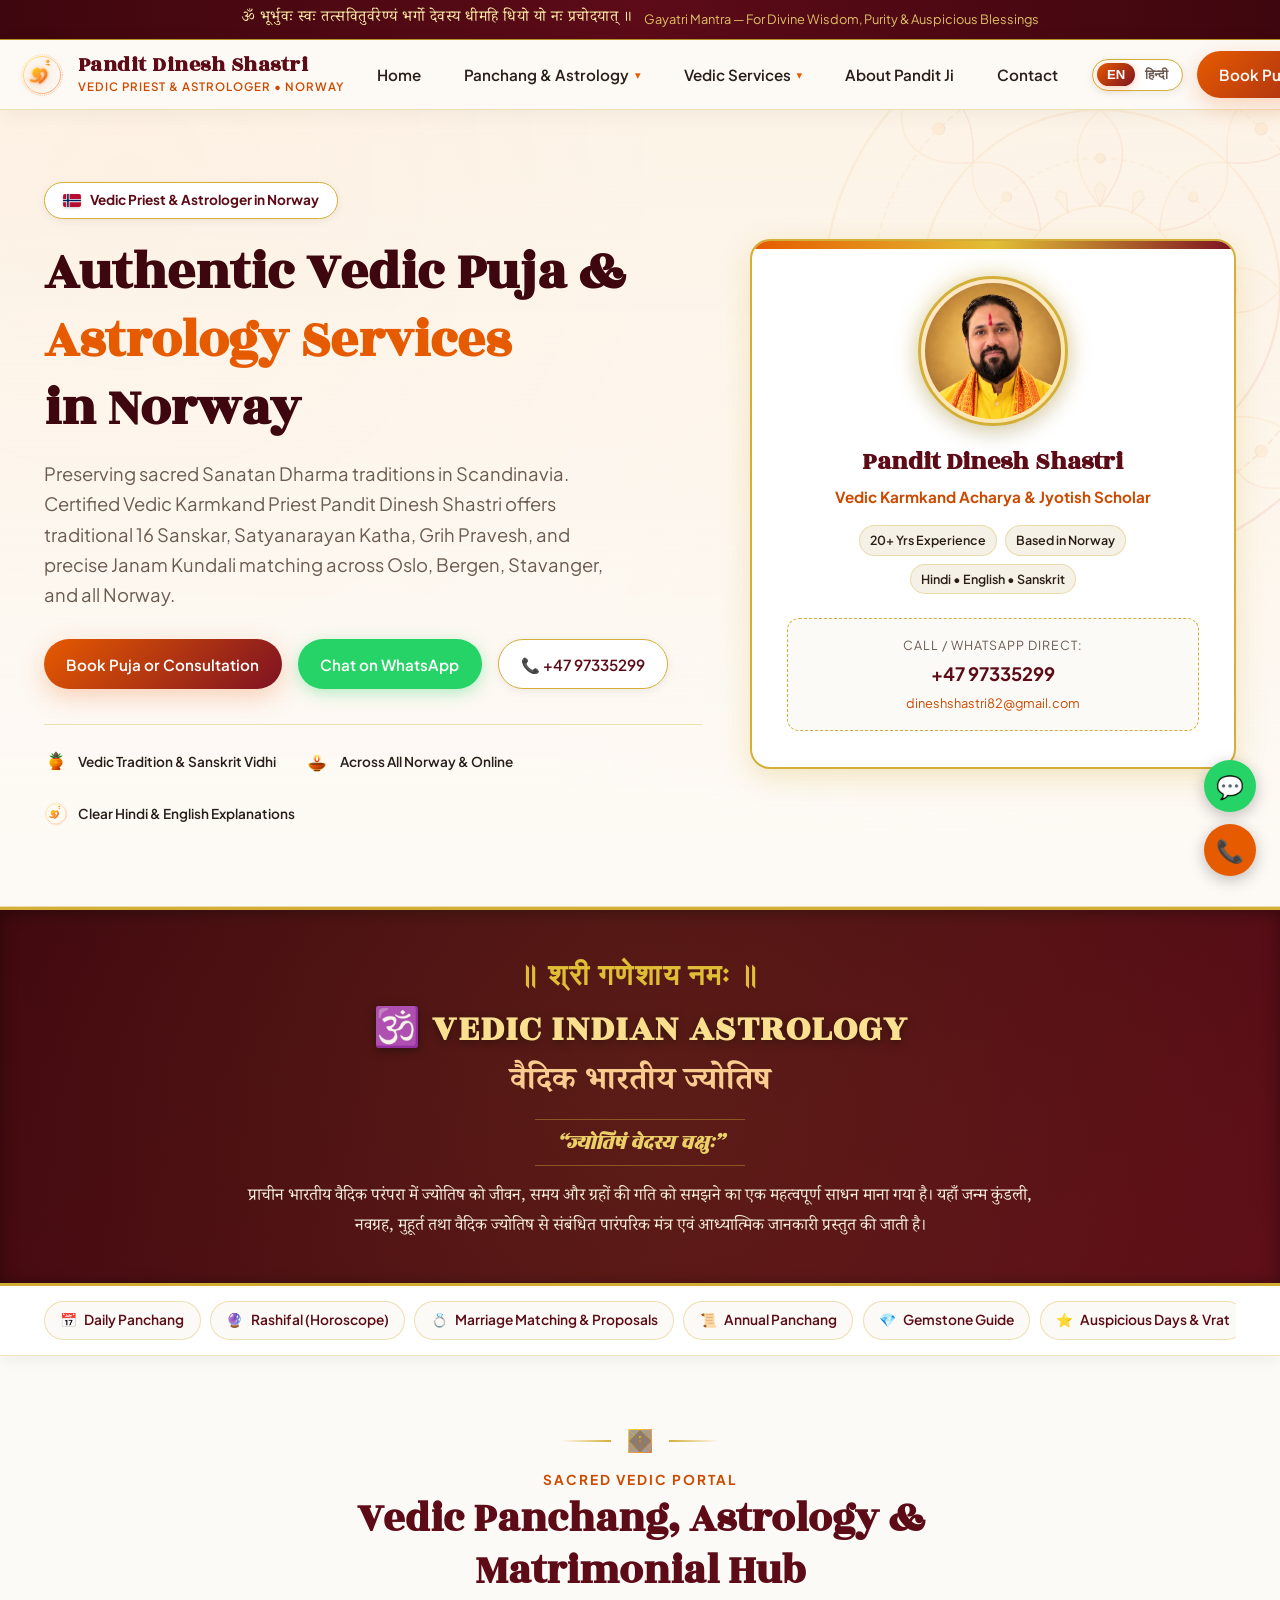
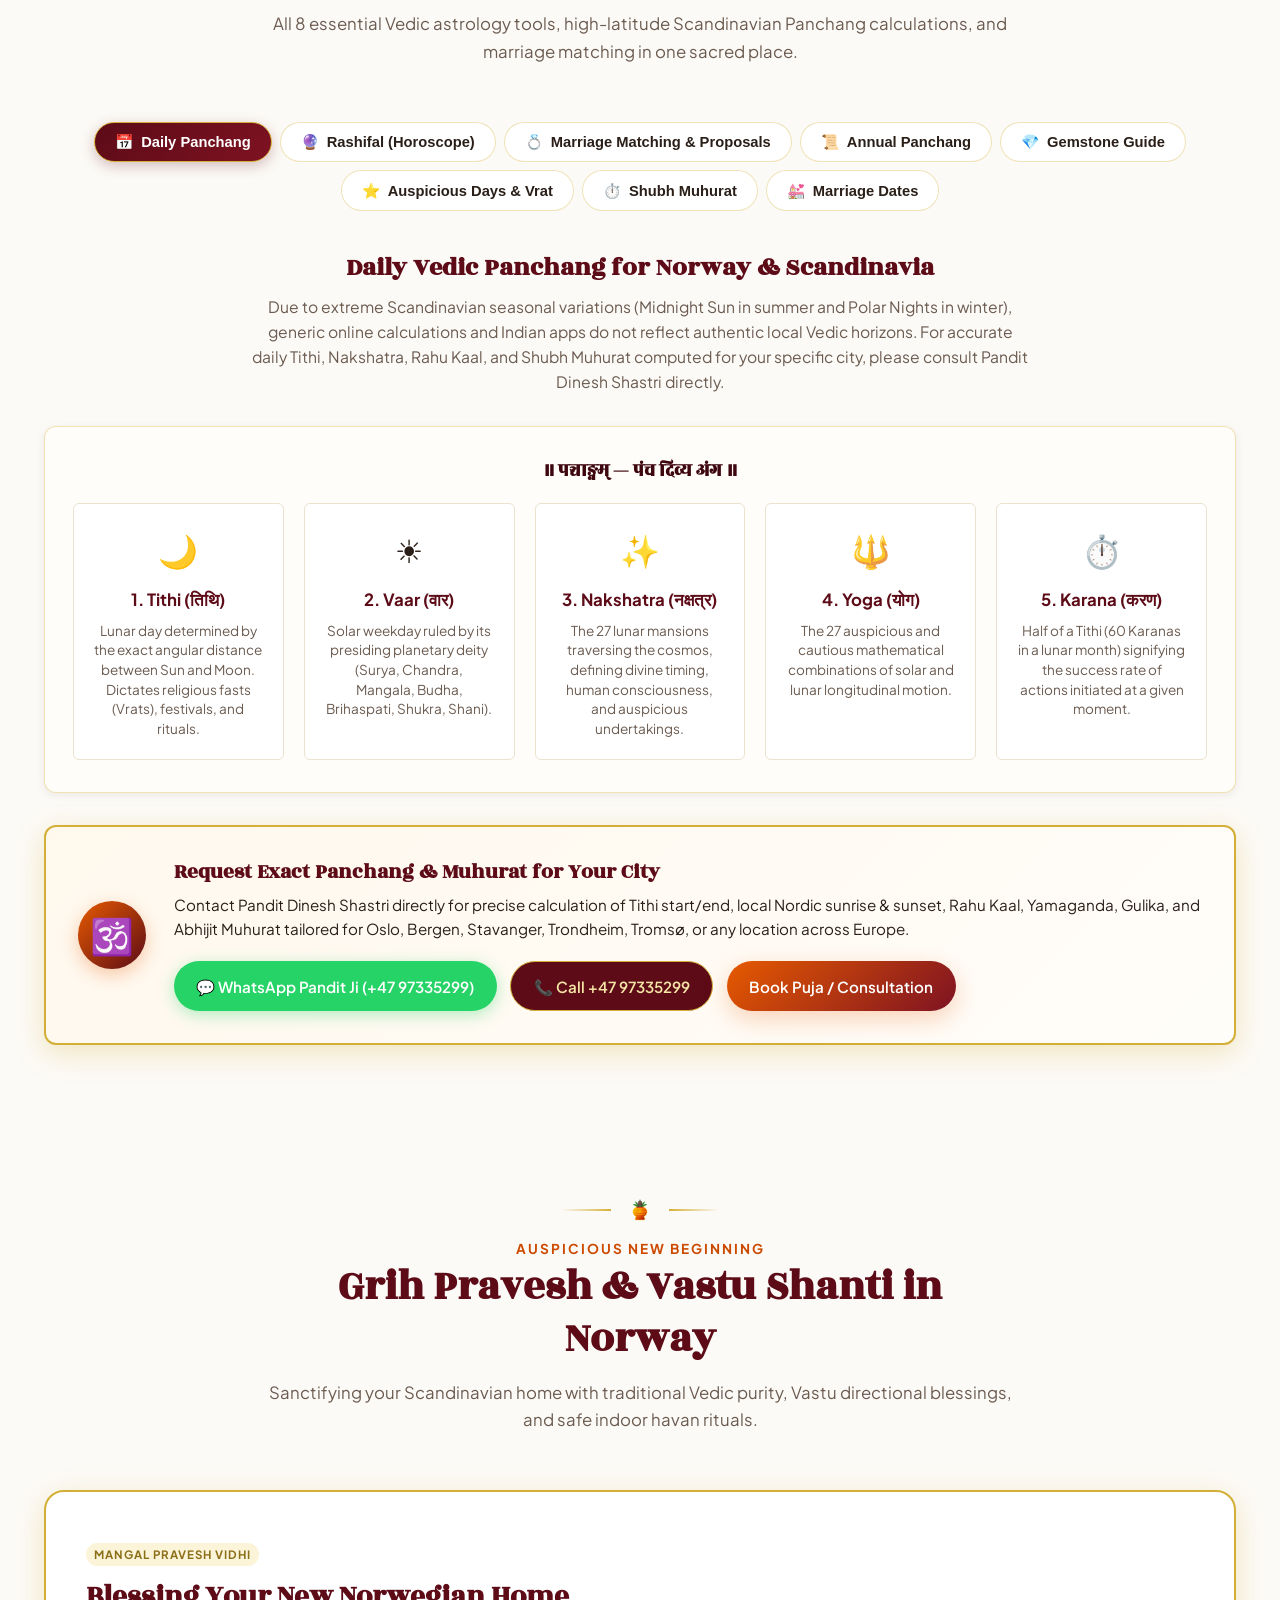
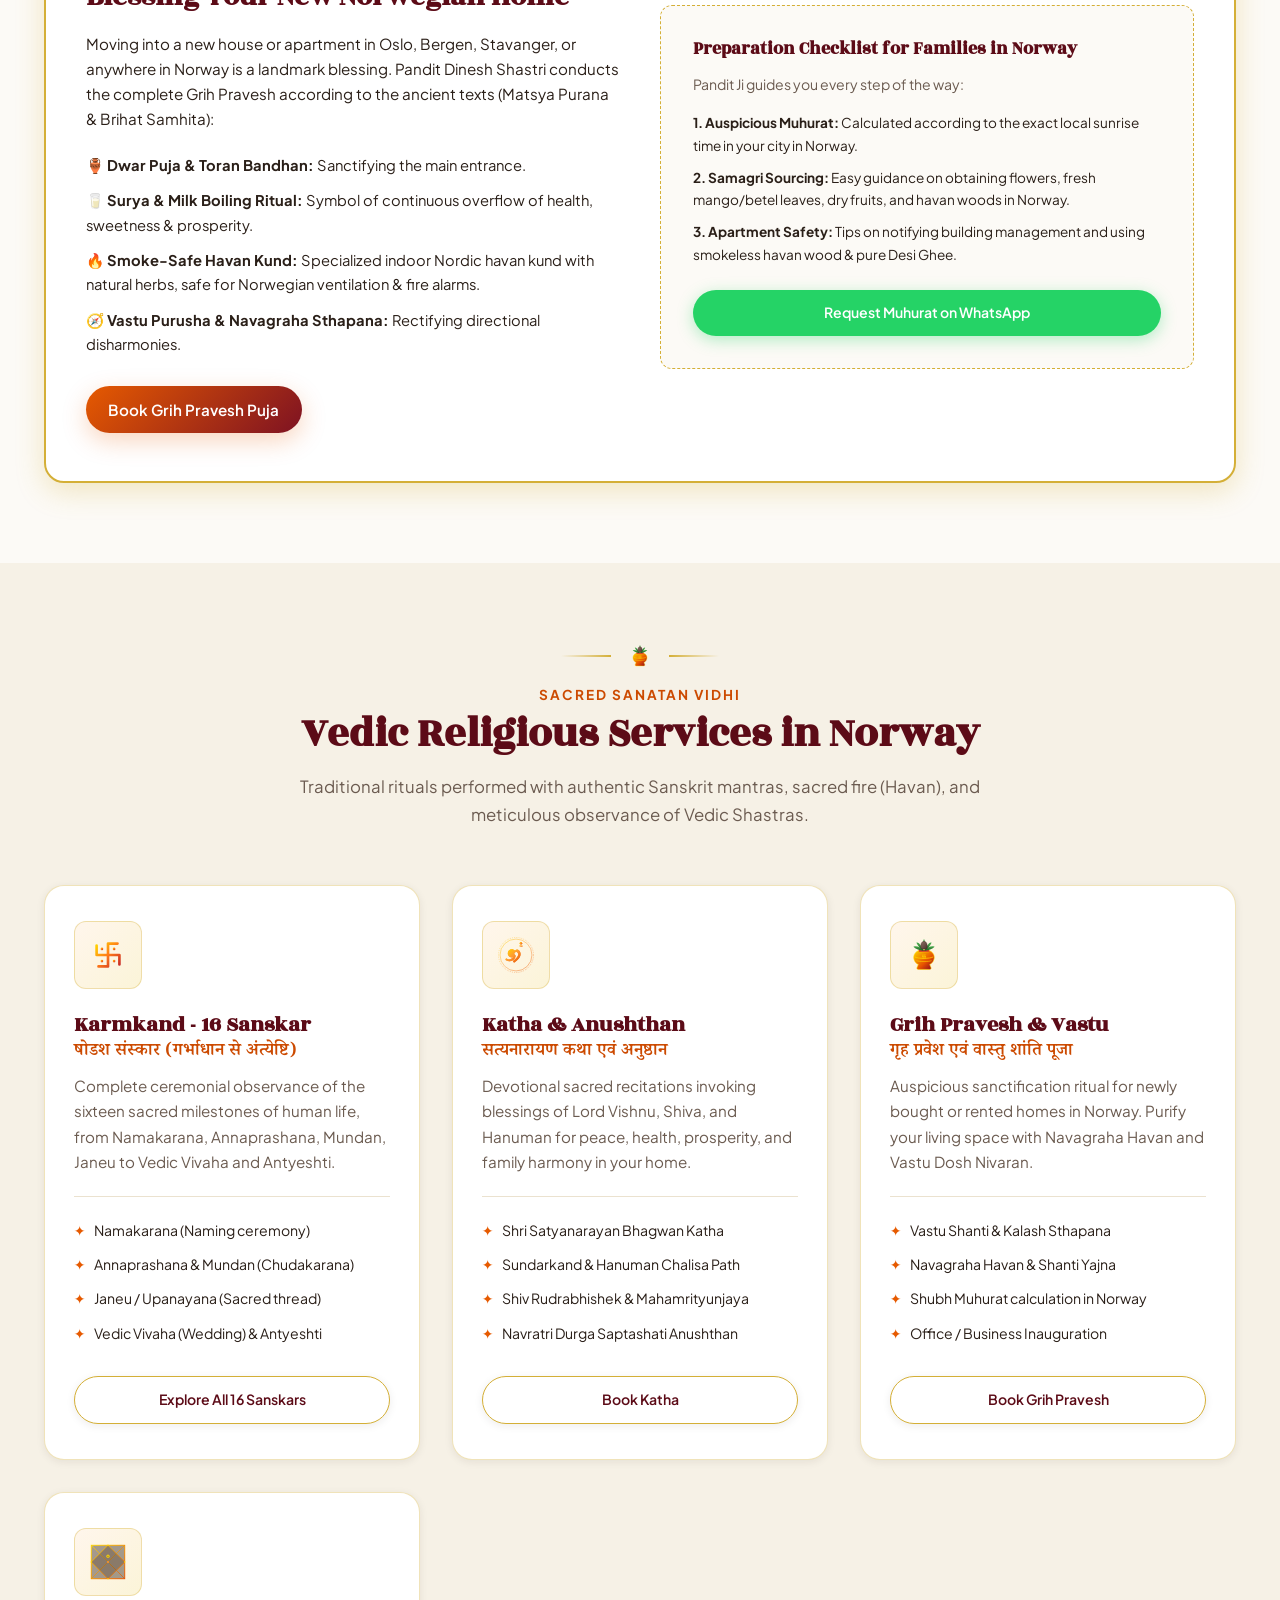
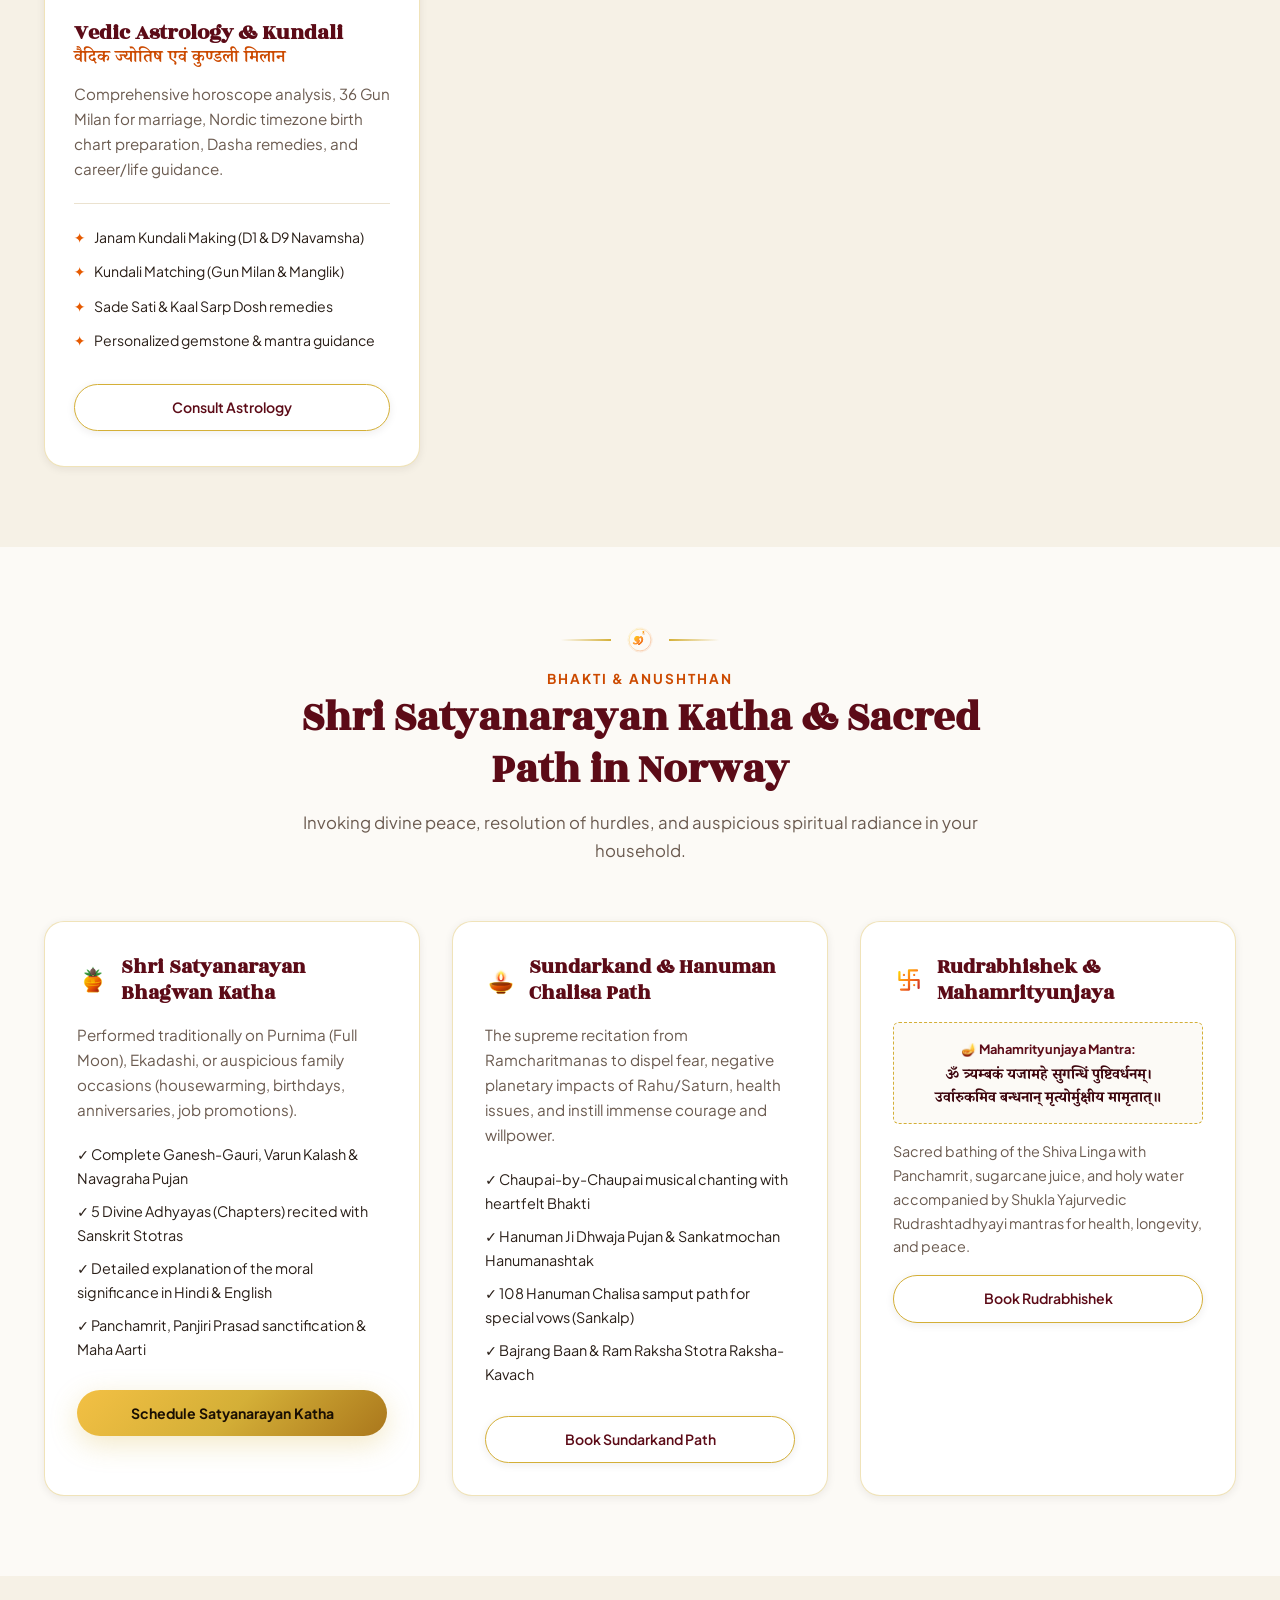
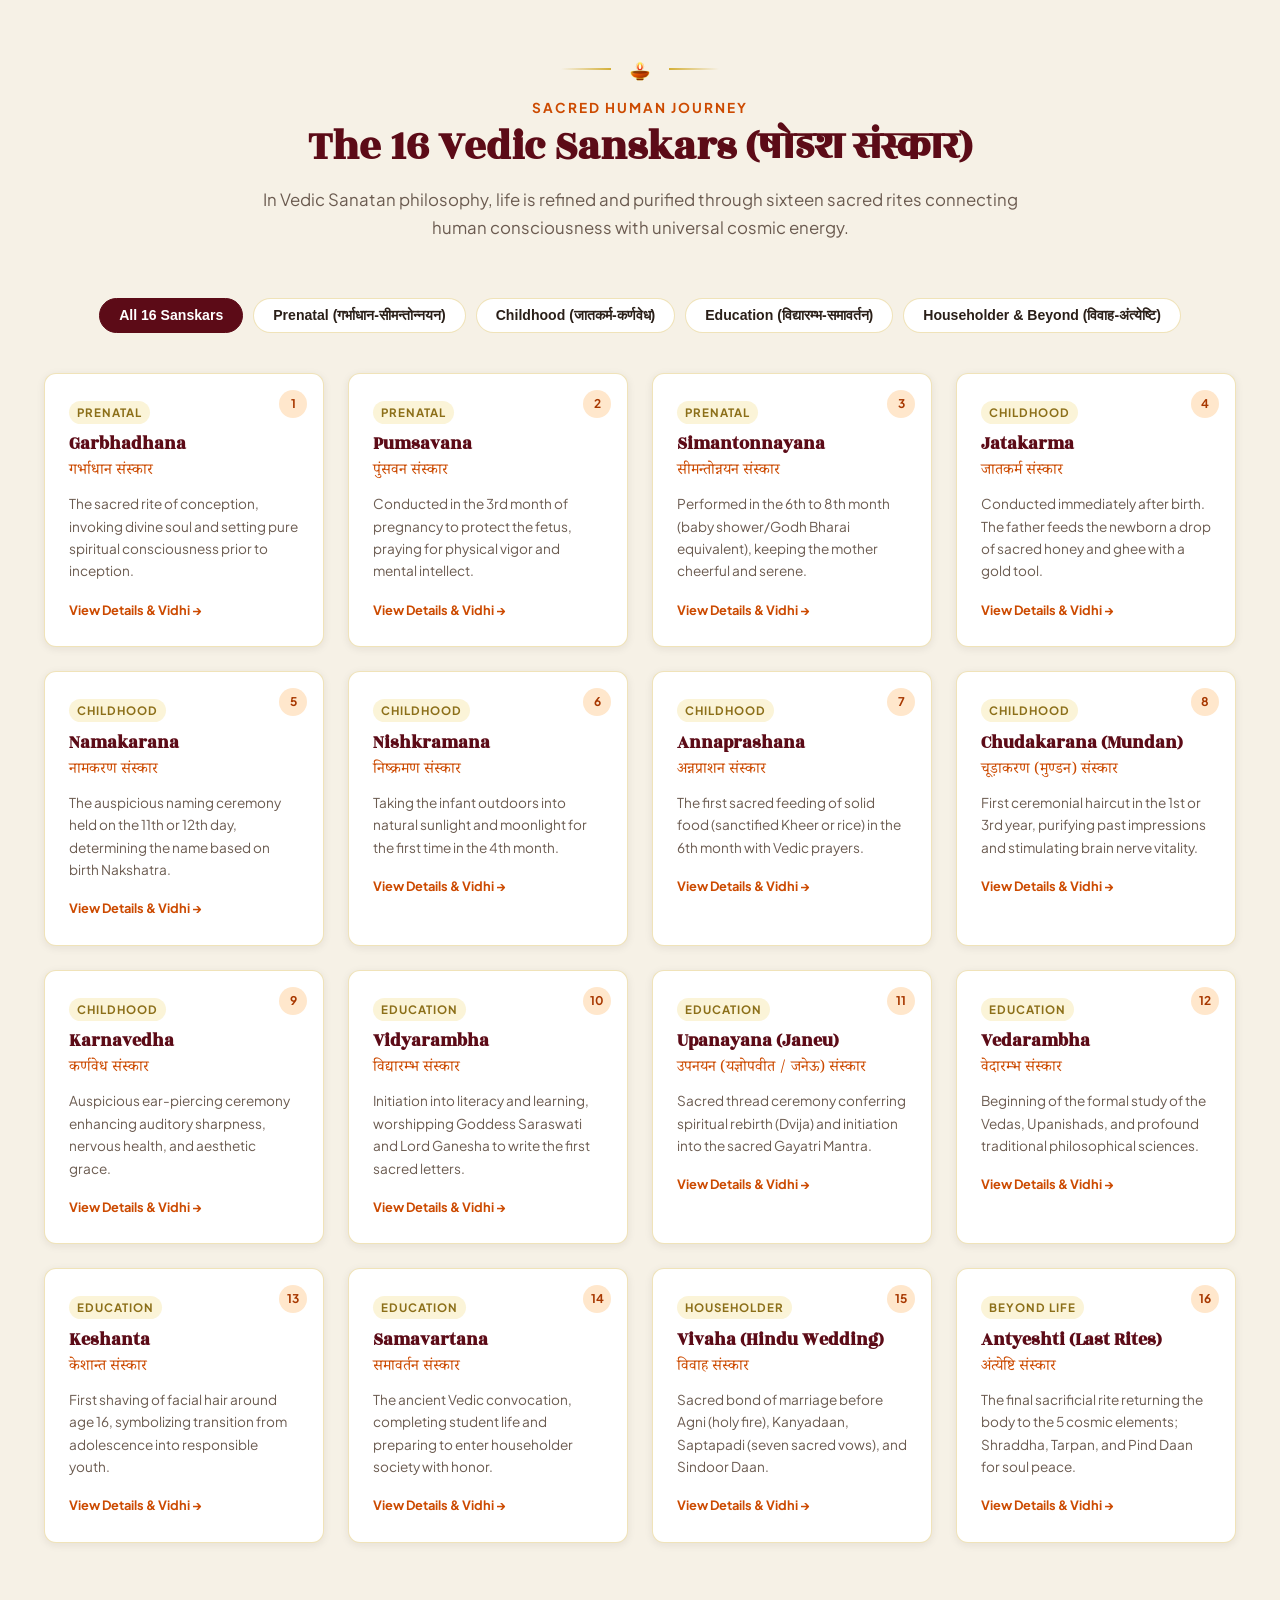
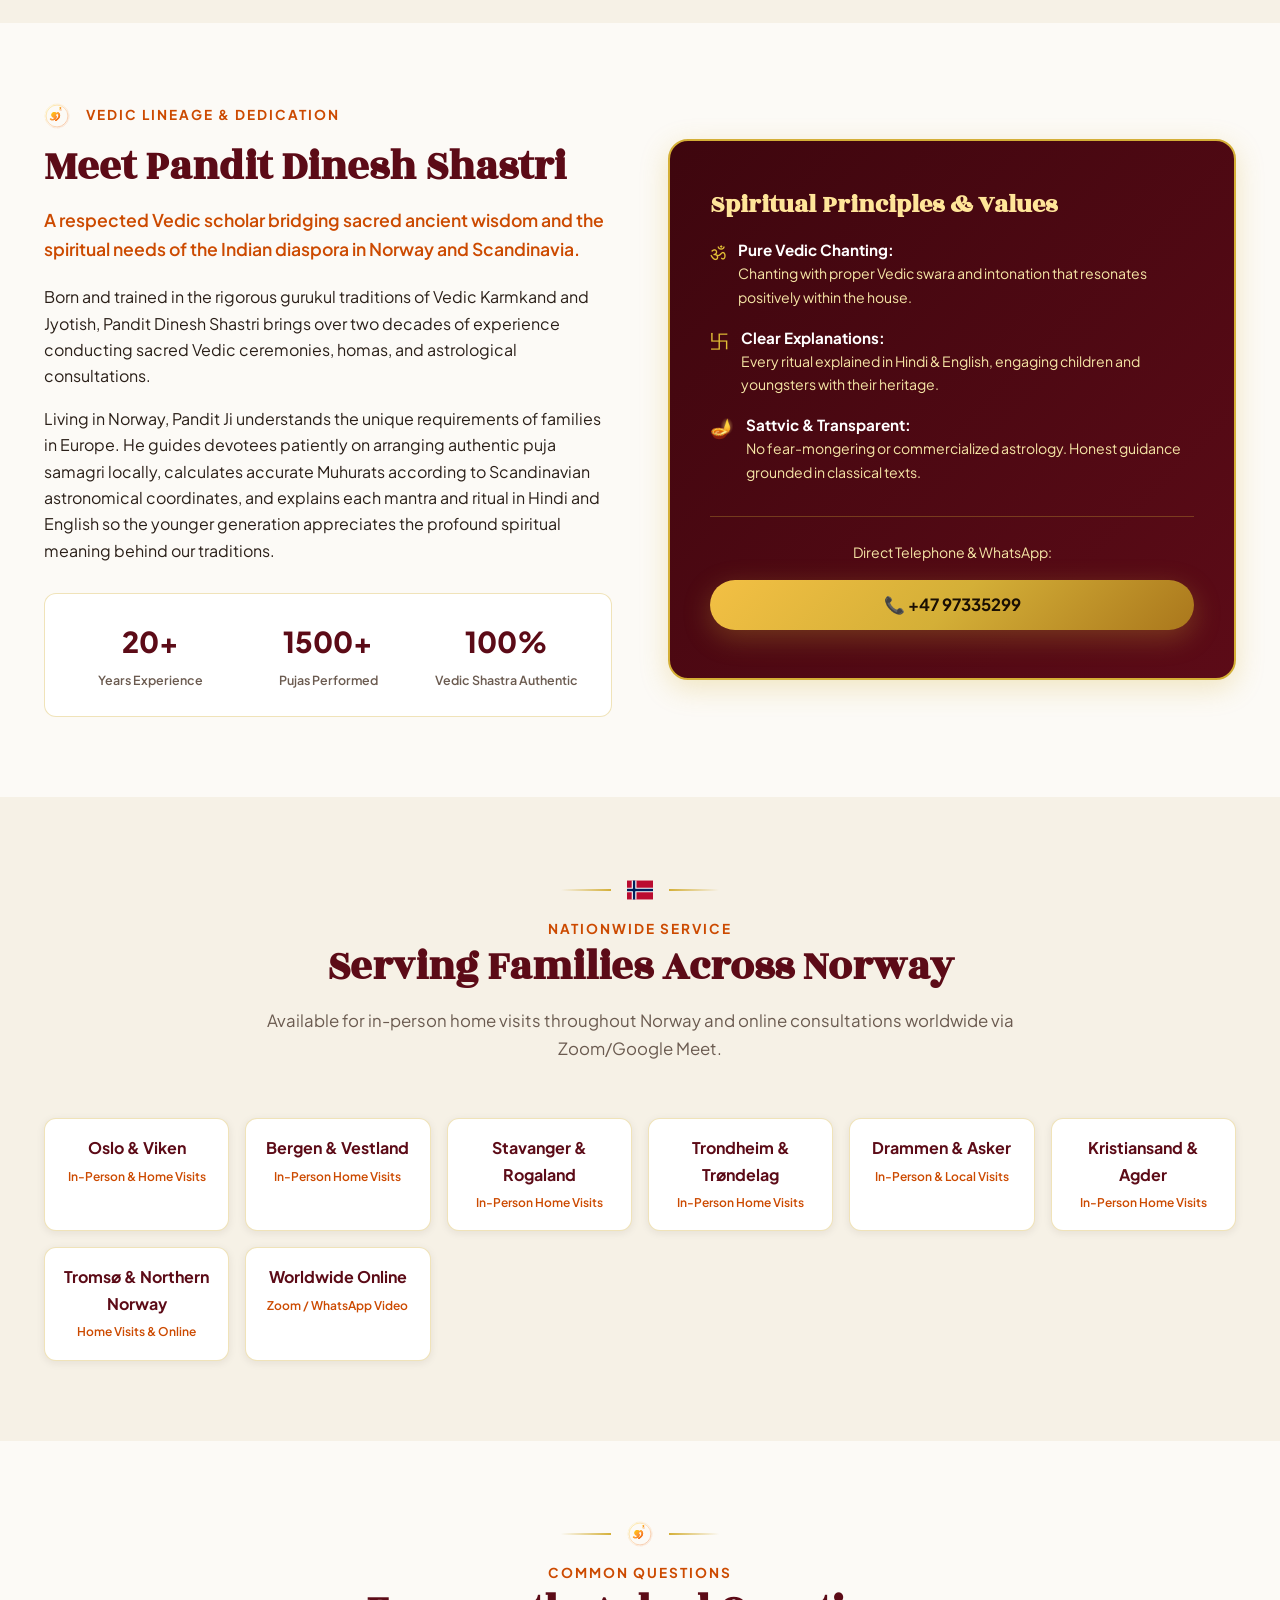
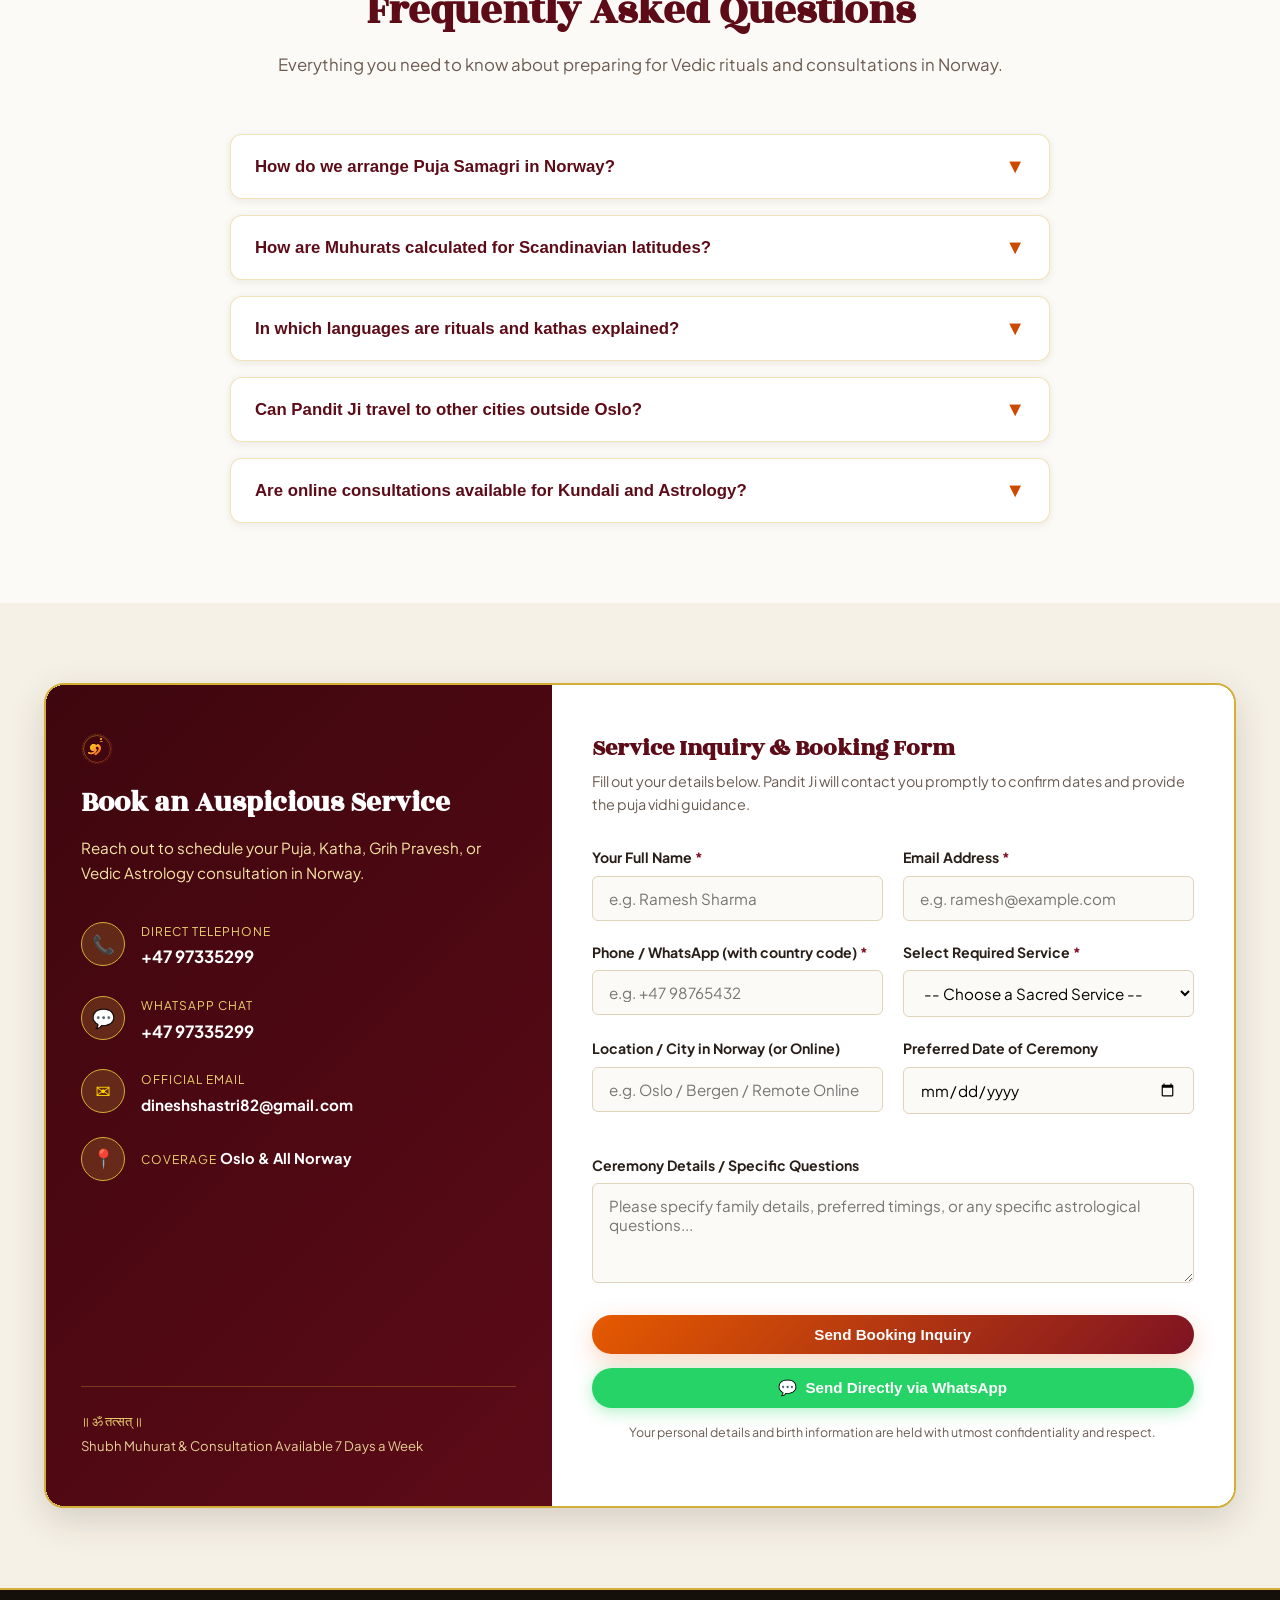
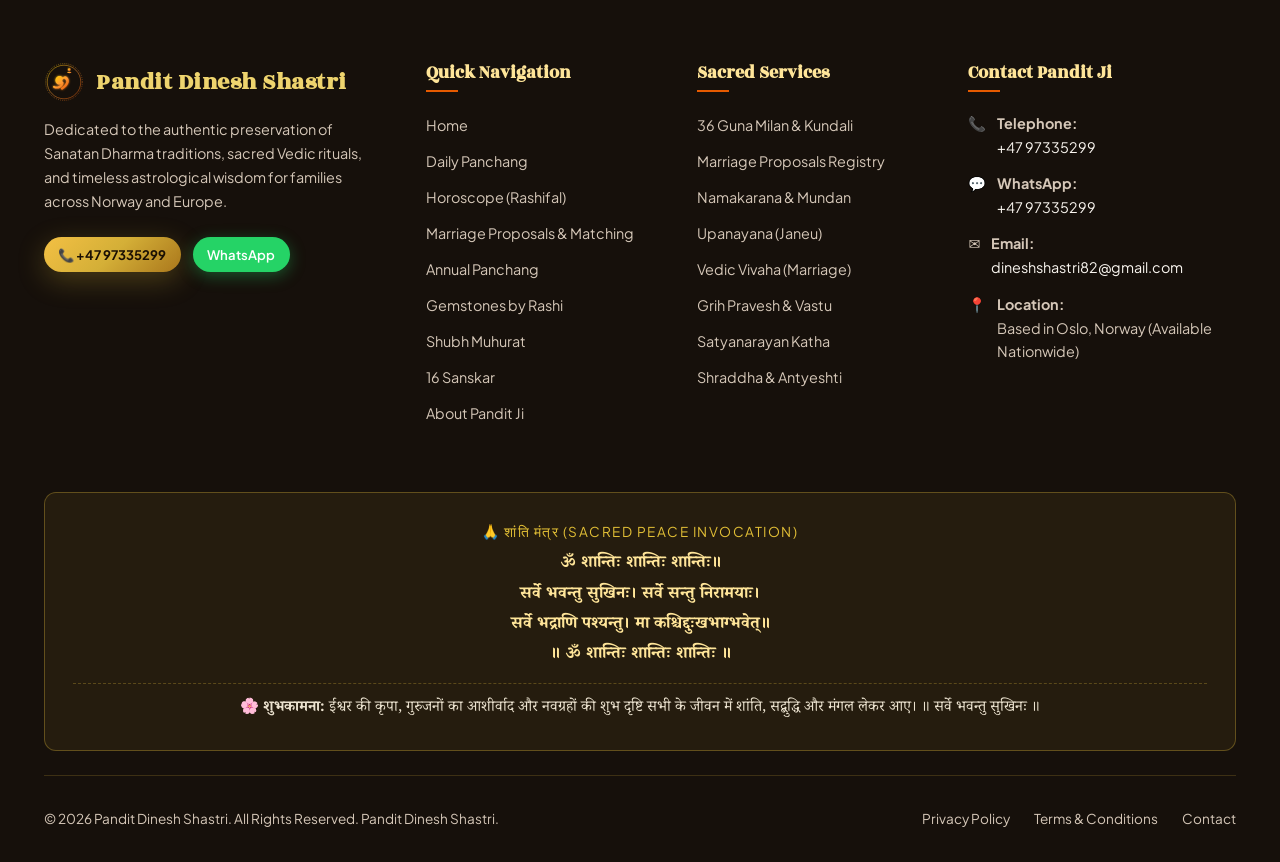
<file: index.html>
<!DOCTYPE html>
<html lang="en">
<head>
  <meta charset="UTF-8">
  <meta name="viewport" content="width=device-width, initial-scale=1.0">
  <title>Pandit Dinesh Shastri | Vedic Hindu Priest & Astrologer in Norway</title>
  <meta name="description" content="Authentic Vedic Hindu Priest and Astrologer in Norway. Pandit Dinesh Shastri offers Daily Panchang, Rashifal, Vivah Matching, Annual Panchang, Gemstone Guidance, Shubh Muhurat, 16 Sanskar, and Satyanarayan Katha across Oslo, Bergen, Stavanger, and all Norway.">
  <meta name="keywords" content="Daily Panchang Norway, Rashifal, Marriage Matching Norway, Gemstone Recommendations, Shubh Muhurat, Vivah Muhurat, Pandit in Norway, Hindu Priest Norway, Indian Astrologer Oslo, 16 Sanskar, Pandit Dinesh Shastri">
  <meta name="author" content="Pandit Dinesh Shastri">
  <meta property="og:title" content="Pandit Dinesh Shastri | Vedic Hindu Priest & Astrologer in Norway">
  <meta property="og:description" content="Vedic Hindu Priest & Astrologer in Norway. Daily Panchang, Rashifal, 36 Guna Milan, Shubh Muhurat, 16 Sanskar & Pujas. Phone / WhatsApp: +47 97335299">
  <meta property="og:type" content="website">
  <meta name="theme-color" content="#7E1222">

  <!-- Favicon / Vedic Om -->
  <link rel="icon" type="image/svg+xml" href="assets/icons/om.svg">

  <!-- Google Fonts Preconnect & Stylesheets -->
  <link rel="preconnect" href="https://fonts.googleapis.com">
  <link rel="preconnect" href="https://fonts.gstatic.com" crossorigin>
  <link href="https://fonts.googleapis.com/css2?family=Cinzel+Decorative:wght@700&family=Noto+Serif+Devanagari:wght@400;600;700;800&family=Plus+Jakarta+Sans:wght@400;500;600;700;800&family=Rozha+One&family=Yatra+One&display=swap" rel="stylesheet">

  <!-- Main Stylesheet -->
  <link rel="stylesheet" href="css/style.css">
</head>
<body>

  <!-- Top Sacred Gayatri Mantra Ribbon -->
  <div class="sacred-ticker" role="region" aria-label="Sacred Vedic Invocation">
    <div class="sacred-ticker-inner">
      <span class="sacred-shloka-text">ॐ भूर्भुवः स्वः तत्सवितुर्वरेण्यं भर्गो देवस्य धीमहि धियो यो नः प्रचोदयात् ॥</span>
      <span class="sacred-shloka-sub" data-i18n="ticker_sub">Gayatri Mantra — For Divine Wisdom, Purity & Auspicious Blessings</span>
    </div>
  </div>

  <!-- Header / Navigation Bar -->
  <header class="navbar-header" id="topNavbar">
    <div class="container navbar-inner">
      <a href="index.html" class="brand-logo" aria-label="Pandit Dinesh Shastri Home">
        <img src="assets/icons/om.svg" alt="Sacred Om" class="brand-icon">
        <div class="brand-text">
          <span class="brand-name">Pandit Dinesh Shastri</span>
          <span class="brand-tagline">Vedic Priest & Astrologer • Norway</span>
        </div>
      </a>

      <!-- Desktop Navigation Menu with Clean Dropdowns -->
      <nav class="nav-menu" id="navMenu" aria-label="Main Navigation">
        <a href="#home" class="nav-link" data-i18n="nav_home">Home</a>

        <!-- Panchang & Astrology Dropdown -->
        <div class="nav-item-dropdown">
          <a href="#panchang-hub" class="nav-link dropdown-toggle" aria-expanded="false">
            <span data-i18n="nav_panchang_hub">Panchang & Astrology</span>
            <span class="dropdown-arrow">▾</span>
          </a>
          <div class="dropdown-menu dropdown-menu-wide">
            <div class="dropdown-grid">
              <a href="#daily-panchang" class="dropdown-link">
                <span class="dropdown-icon">📅</span>
                <div>
                  <strong data-i18n="nav_daily_panchang">Daily Panchang</strong>
                  <small>5 Angas, Sunrise & Rahu Kaal</small>
                </div>
              </a>
              <a href="#rashifal" class="dropdown-link">
                <span class="dropdown-icon">🔮</span>
                <div>
                  <strong data-i18n="nav_rashifal">Horoscope (Rashifal)</strong>
                  <small>Daily, Weekly & Monthly Forecast</small>
                </div>
              </a>
              <a href="#vivah-matching" class="dropdown-link">
                <span class="dropdown-icon">💍</span>
                <div>
                  <strong data-i18n="nav_matrimonial">Marriage Matching</strong>
                  <small>36 Guna Milan & Proposals</small>
                </div>
              </a>
              <a href="#annual-panchang" class="dropdown-link">
                <span class="dropdown-icon">📜</span>
                <div>
                  <strong data-i18n="nav_annual_panchang">Annual Panchang</strong>
                  <small>Festivals & Vrats 2026 - 2027</small>
                </div>
              </a>
              <a href="#gemstones" class="dropdown-link">
                <span class="dropdown-icon">💎</span>
                <div>
                  <strong data-i18n="nav_gemstones">Gemstones by Rashi</strong>
                  <small>Vedic Ratna Shastra Guide</small>
                </div>
              </a>
              <a href="#auspicious-days" class="dropdown-link">
                <span class="dropdown-icon">⭐</span>
                <div>
                  <strong data-i18n="nav_auspicious_days">Auspicious Days</strong>
                  <small>Ekadashi, Pradosh & Weekdays</small>
                </div>
              </a>
              <a href="#shubh-muhurat" class="dropdown-link">
                <span class="dropdown-icon">⏱️</span>
                <div>
                  <strong data-i18n="nav_shubh_muhurat">Shubh Muhurat</strong>
                  <small>Grih Pravesh, Vehicle & Property</small>
                </div>
              </a>
              <a href="#marriage-dates" class="dropdown-link">
                <span class="dropdown-icon">💒</span>
                <div>
                  <strong data-i18n="nav_vivah_dates">Marriage Dates</strong>
                  <small>Auspicious Vivah Timings</small>
                </div>
              </a>
            </div>
          </div>
        </div>

        <!-- Pujas & Services Dropdown -->
        <div class="nav-item-dropdown">
          <a href="#services" class="nav-link dropdown-toggle" aria-expanded="false">
            <span data-i18n="nav_services">Vedic Services</span>
            <span class="dropdown-arrow">▾</span>
          </a>
          <div class="dropdown-menu">
            <a href="#griha" class="dropdown-link">
              <span class="dropdown-icon">🏺</span>
              <div>
                <strong data-i18n="nav_griha">Grih Pravesh & Vastu</strong>
                <small data-i18n="nav_griha_sub">Nordic Smoke-Safe Havan</small>
              </div>
            </a>
            <a href="#katha" class="dropdown-link">
              <span class="dropdown-icon">📖</span>
              <div>
                <strong data-i18n="nav_katha">Satyanarayan Katha</strong>
                <small data-i18n="nav_katha_sub">Sundarkand & Rudrabhishek</small>
              </div>
            </a>
            <a href="#sanskars" class="dropdown-link">
              <span class="dropdown-icon">卐</span>
              <div>
                <strong data-i18n="nav_sanskar">16 Sanskar</strong>
                <small data-i18n="nav_sanskar_sub">Namkaran, Mundan, Janeu, Vivah</small>
              </div>
            </a>
          </div>
        </div>

        <a href="#about" class="nav-link" data-i18n="nav_about">About Pandit Ji</a>
        <a href="contact.html" class="nav-link" data-i18n="nav_contact">Contact</a>
      </nav>

      <!-- Right Action Items: Language Switcher & Call to Action -->
      <div class="nav-actions">
        <div class="lang-switcher" aria-label="Language Selector">
          <button type="button" class="lang-btn active" data-lang="en">EN</button>
          <button type="button" class="lang-btn" data-lang="hi">हिन्दी</button>
        </div>

        <a href="#booking" class="btn btn-primary btn-header-cta" data-i18n="btn_book_puja">Book Puja / Consultation</a>

        <button type="button" class="mobile-nav-toggle" aria-label="Toggle Mobile Menu" aria-expanded="false">
          ☰
        </button>
      </div>
    </div>
  </header>

  <!-- Mobile Navigation Drawer & Backdrop -->
  <div class="mobile-nav-backdrop" id="mobileNavBackdrop"></div>
  <div class="mobile-nav-drawer" id="mobileNavDrawer" aria-label="Mobile Navigation Menu">
    <div class="mobile-drawer-header">
      <div class="brand-logo">
        <img src="assets/icons/om.svg" alt="Sacred Om" class="brand-icon" style="width: 36px; height: 36px;">
        <div class="brand-text">
          <span class="brand-name" style="font-size: 1.15rem;">Pandit Dinesh Shastri</span>
          <span class="brand-tagline" style="font-size: 0.7rem;">Vedic Priest • Norway</span>
        </div>
      </div>
      <button type="button" class="mobile-drawer-close" id="mobileDrawerClose" aria-label="Close menu">✕</button>
    </div>

    <div class="mobile-drawer-body">
      <a href="#home" class="mobile-nav-link" data-i18n="nav_home">🏠 Home</a>

      <div class="mobile-section-heading" data-i18n="nav_panchang_hub">🌟 Panchang & Astrology</div>
      <a href="#daily-panchang" class="mobile-nav-sublink">📅 <span data-i18n="nav_daily_panchang">Daily Panchang</span></a>
      <a href="#rashifal" class="mobile-nav-sublink">🔮 <span data-i18n="nav_rashifal">Horoscope (Rashifal)</span></a>
      <a href="#vivah-matching" class="mobile-nav-sublink">💍 <span data-i18n="nav_matrimonial">Marriage Matching & Proposals</span></a>
      <a href="#annual-panchang" class="mobile-nav-sublink">📜 <span data-i18n="nav_annual_panchang">Annual Panchang 2026-2027</span></a>
      <a href="#gemstones" class="mobile-nav-sublink">💎 <span data-i18n="nav_gemstones">Gemstones by Rashi</span></a>
      <a href="#auspicious-days" class="mobile-nav-sublink">⭐ <span data-i18n="nav_auspicious_days">Auspicious Days & Vrat</span></a>
      <a href="#shubh-muhurat" class="mobile-nav-sublink">⏱️ <span data-i18n="nav_shubh_muhurat">Shubh Muhurat</span></a>
      <a href="#marriage-dates" class="mobile-nav-sublink">💒 <span data-i18n="nav_vivah_dates">Marriage Dates</span></a>

      <div class="mobile-section-heading" data-i18n="nav_services">🪔 Vedic Services & Pujas</div>
      <a href="#griha" class="mobile-nav-sublink">🏺 <span data-i18n="nav_griha">Grih Pravesh & Vastu</span></a>
      <a href="#services" class="mobile-nav-sublink">✨ <span data-i18n="nav_overview_services">Overview of Services</span></a>
      <a href="#katha" class="mobile-nav-sublink">📖 <span data-i18n="nav_katha">Satyanarayan Katha & Path</span></a>
      <a href="#sanskars" class="mobile-nav-sublink">卐 <span data-i18n="nav_sanskar">16 Sanskar Rites</span></a>

      <div class="mobile-section-heading" data-i18n="nav_heading_info">Information</div>
      <a href="#about" class="mobile-nav-link" data-i18n="nav_about">👤 About Pandit Ji</a>
      <a href="contact.html" class="mobile-nav-link" data-i18n="nav_contact">📞 Contact Us</a>
    </div>

    <div class="mobile-drawer-footer">
      <a href="#booking" class="btn btn-primary" style="width: 100%; text-align: center; margin-bottom: 0.6rem;" data-i18n="btn_book_puja">Book Puja / Consultation</a>
      <div style="display: grid; grid-template-columns: 1fr 1fr; gap: 0.5rem;">
        <a href="tel:+4797335299" class="btn btn-secondary" style="font-size: 0.85rem; padding: 0.5rem; text-align: center;">📞 Call Direct</a>
        <a href="https://wa.me/4797335299" target="_blank" rel="noopener" class="btn btn-whatsapp" style="font-size: 0.85rem; padding: 0.5rem; text-align: center;">💬 WhatsApp</a>
      </div>
    </div>
  </div>

  <main>
    <!-- Hero Section -->
    <section class="hero-section" id="home">
      <img src="assets/images/mandala.svg" alt="" class="hero-mandala-bg" aria-hidden="true">
      <div class="container hero-grid">
        <!-- Hero Left Column: Information & Actions -->
        <div class="hero-content">
          <div class="hero-badge-pill">
            <img src="assets/icons/norway-flag.svg" alt="Norway Flag" class="norway-flag-icon">
            <span data-i18n="hero_badge">Vedic Priest & Astrologer in Norway</span>
          </div>

          <h1 class="hero-title">
            <span data-i18n="hero_title_prefix">Authentic Vedic Puja &</span><br>
            <span class="highlight-gold" data-i18n="hero_title_highlight">Astrology Services</span><br>
            <span data-i18n="hero_title_suffix">in Norway</span>
          </h1>

          <p class="hero-subtitle" data-i18n="hero_subtitle">
            Preserving sacred Sanatan Dharma traditions in Scandinavia. Certified Vedic Karmkand Priest Pandit Dinesh Shastri offers traditional 16 Sanskar, Satyanarayan Katha, Grih Pravesh, and precise Janam Kundali matching across Oslo, Bergen, Stavanger, and all Norway.
          </p>

          <div class="hero-actions">
            <a href="#booking" class="btn btn-primary" data-i18n="hero_cta_book">Book Puja or Consultation</a>
            <a href="https://wa.me/4797335299?text=Namaste%20Pandit%20Dinesh%20Shastri%20Ji,%20I%20would%20like%20to%20inquire%20about%20Puja%20services%20in%20Norway." target="_blank" rel="noopener" class="btn btn-whatsapp">
              <span data-i18n="hero_cta_whatsapp">Chat on WhatsApp</span>
            </a>
            <a href="tel:+4797335299" class="btn btn-secondary">
              📞 +47 97335299
            </a>
          </div>

          <div class="hero-trust-bar">
            <div class="trust-item">
              <img src="assets/icons/kalash.svg" alt="" class="trust-icon">
              <span class="trust-text" data-i18n="hero_trust_1">Vedic Tradition & Sanskrit Vidhi</span>
            </div>
            <div class="trust-item">
              <img src="assets/icons/diya.svg" alt="" class="trust-icon">
              <span class="trust-text" data-i18n="hero_trust_2">Across All Norway & Online</span>
            </div>
            <div class="trust-item">
              <img src="assets/icons/om.svg" alt="" class="trust-icon">
              <span class="trust-text" data-i18n="hero_trust_3">Clear Hindi & English Explanations</span>
            </div>
          </div>
        </div>

        <!-- Hero Right Column: Pandit Ji Presentation Card -->
        <div class="hero-card-wrapper">
          <div class="hero-profile-card">
            <div class="profile-avatar-aura">
              <img src="assets/images/photo.png" alt="Pandit Dinesh Shastri" class="profile-avatar-img">
            </div>

            <h2 class="priest-title" data-i18n="priest_name">Pandit Dinesh Shastri</h2>
            <p class="priest-role" data-i18n="priest_title">Vedic Karmkand Acharya & Jyotish Scholar</p>

            <div class="priest-badges">
              <span class="priest-badge" data-i18n="badge_experience">20+ Yrs Experience</span>
              <span class="priest-badge" data-i18n="badge_location">Based in Norway</span>
              <span class="priest-badge" data-i18n="badge_lang">Hindi • English • Sanskrit</span>
            </div>

            <div class="hero-contact-strip">
              <span style="font-size: 0.78rem; text-transform: uppercase; letter-spacing: 1px; color: var(--text-muted); display: block; margin-bottom: 0.2rem;" data-i18n="card_call_text">Call / WhatsApp Direct:</span>
              <a href="tel:+4797335299" class="hero-contact-link">
                +47 97335299
              </a>
              <span style="font-size: 0.8rem; color: var(--saffron-600); margin-top: 0.25rem; display: block;">dineshshastri82@gmail.com</span>
            </div>
          </div>
        </div>
      </div>
    </section>

    <!-- Sacred Vedic Invocation Banner (Mantras as provided by user) -->
    <section class="vedic-invocation-banner" aria-label="Vedic Indian Astrology Invocation">
      <div class="container">
        <span class="invocation-om-glyph">॥ श्री गणेशाय नमः ॥</span>
        <h2 class="invocation-main-title">🕉️ VEDIC INDIAN ASTROLOGY</h2>
        <span class="invocation-sub-title">वैदिक भारतीय ज्योतिष</span>
        <div><span class="invocation-tagline">“ज्योतिषं वेदस्य चक्षुः”</span></div>
        <p class="invocation-intro-p">
          प्राचीन भारतीय वैदिक परंपरा में ज्योतिष को जीवन, समय और ग्रहों की गति को समझने का एक महत्वपूर्ण साधन माना गया है। यहाँ जन्म कुंडली, नवग्रह, मुहूर्त तथा वैदिक ज्योतिष से संबंधित पारंपरिक मंत्र एवं आध्यात्मिक जानकारी प्रस्तुत की जाती है।
        </p>
      </div>
    </section>

    <!-- Quick Access Navigation Ribbon for the 8 High-Priority Features -->
    <nav class="vedic-quick-nav-bar" aria-label="Vedic Hub Quick Links">
      <div class="container">
        <div class="quick-nav-inner">
          <a href="#daily-panchang" class="quick-nav-pill">📅 <span data-i18n="tab_daily_panchang">Daily Panchang</span></a>
          <a href="#rashifal" class="quick-nav-pill">🔮 <span data-i18n="tab_rashifal">Horoscope (Rashifal)</span></a>
          <a href="#vivah-matching" class="quick-nav-pill">💍 <span data-i18n="tab_matching">Marriage Matching & Proposals</span></a>
          <a href="#annual-panchang" class="quick-nav-pill">📜 <span data-i18n="tab_annual_panchang">Annual Panchang</span></a>
          <a href="#gemstones" class="quick-nav-pill">💎 <span data-i18n="tab_gemstones">Gemstone Guide</span></a>
          <a href="#auspicious-days" class="quick-nav-pill">⭐ <span data-i18n="tab_auspicious_days">Auspicious Days & Vrat</span></a>
          <a href="#shubh-muhurat" class="quick-nav-pill">⏱️ <span data-i18n="tab_shubh_muhurat">Shubh Muhurat</span></a>
          <a href="#marriage-dates" class="quick-nav-pill">💒 <span data-i18n="tab_vivah_dates">Marriage Dates</span></a>
        </div>
      </div>
    </nav>

    <!-- Master Interactive Vedic Astrology & Panchang Hub (8 High-Priority Features) -->
    <section class="vedic-hub-section" id="panchang-hub">
      <div class="container">
        <div class="section-header">
          <div class="section-ornament">
            <div class="ornament-line"></div>
            <img src="assets/icons/kundali-chart.svg" alt="" class="ornament-icon">
            <div class="ornament-line right"></div>
          </div>
          <span class="section-tag" data-i18n="hub_tag">Sacred Vedic Portal</span>
          <h2 class="section-title" data-i18n="hub_title">Vedic Panchang, Astrology & Matrimonial Hub</h2>
          <p class="section-subtitle" data-i18n="hub_subtitle">
            All 8 essential Vedic astrology tools, high-latitude Scandinavian Panchang calculations, and marriage matching in one sacred place.
          </p>
        </div>

        <!-- 8 Feature Master Tabs -->
        <div class="hub-tabs-container" role="tablist">
          <button type="button" class="hub-tab-btn active" data-tab="daily-panchang">📅 <span data-i18n="tab_daily_panchang">Daily Panchang</span></button>
          <button type="button" class="hub-tab-btn" data-tab="rashifal">🔮 <span data-i18n="tab_rashifal">Horoscope (Rashifal)</span></button>
          <button type="button" class="hub-tab-btn" data-tab="vivah-matching">💍 <span data-i18n="tab_matching">Marriage Matching</span></button>
          <button type="button" class="hub-tab-btn" data-tab="annual-panchang">📜 <span data-i18n="tab_annual_panchang">Annual Panchang</span></button>
          <button type="button" class="hub-tab-btn" data-tab="gemstones">💎 <span data-i18n="tab_gemstones">Gemstones by Rashi</span></button>
          <button type="button" class="hub-tab-btn" data-tab="auspicious-days">⭐ <span data-i18n="tab_auspicious_days">Auspicious Days</span></button>
          <button type="button" class="hub-tab-btn" data-tab="shubh-muhurat">⏱️ <span data-i18n="tab_shubh_muhurat">Shubh Muhurat</span></button>
          <button type="button" class="hub-tab-btn" data-tab="marriage-dates">💒 <span data-i18n="tab_vivah_dates">Marriage Dates</span></button>
        </div>

        <!-- Tab 1: Daily Panchang Panel -->
        <div class="hub-tab-panel active" id="daily-panchang" role="tabpanel">
          <div style="text-align: center; max-width: 780px; margin: 0 auto 2rem;">
            <h3 style="color: var(--maroon-800); font-size: 1.65rem; margin-bottom: 0.6rem;" data-i18n="panchang_heading">Daily Vedic Panchang for Norway & Scandinavia</h3>
            <p style="color: var(--text-muted); font-size: 0.98rem; line-height: 1.6;" data-i18n="panchang_consult_intro">
              Due to extreme Scandinavian seasonal variations (Midnight Sun in summer and Polar Nights in winter), generic online calculations and Indian apps do not reflect authentic local Vedic horizons. For accurate daily Tithi, Nakshatra, Rahu Kaal, and Shubh Muhurat computed for your specific city, please consult Pandit Dinesh Shastri directly.
            </p>
          </div>

          <!-- The 5 Sacred Angas of Vedic Panchang -->
          <div class="panchang-anga-showcase">
            <h4 style="text-align: center; color: var(--maroon-900); font-size: 1.2rem; margin-bottom: 1.25rem;">
              ॥ पञ्चाङ्गम् — पंच दिव्य अंग ॥
            </h4>
            <div class="anga-cards-grid">
              <div class="anga-card">
                <span class="anga-icon">🌙</span>
                <strong class="anga-name" data-i18n="anga_1_title">1. Tithi (तिथि)</strong>
                <p class="anga-desc" data-i18n="anga_1_desc">Lunar day determined by the exact angular distance between Sun and Moon. Dictates religious fasts (Vrats), festivals, and rituals.</p>
              </div>
              <div class="anga-card">
                <span class="anga-icon">☀️</span>
                <strong class="anga-name" data-i18n="anga_2_title">2. Vaar (वार)</strong>
                <p class="anga-desc" data-i18n="anga_2_desc">Solar weekday ruled by its presiding planetary deity (Surya, Chandra, Mangala, Budha, Brihaspati, Shukra, Shani).</p>
              </div>
              <div class="anga-card">
                <span class="anga-icon">✨</span>
                <strong class="anga-name" data-i18n="anga_3_title">3. Nakshatra (नक्षत्र)</strong>
                <p class="anga-desc" data-i18n="anga_3_desc">The 27 lunar mansions traversing the cosmos, defining divine timing, human consciousness, and auspicious undertakings.</p>
              </div>
              <div class="anga-card">
                <span class="anga-icon">🔱</span>
                <strong class="anga-name" data-i18n="anga_4_title">4. Yoga (योग)</strong>
                <p class="anga-desc" data-i18n="anga_4_desc">The 27 auspicious and cautious mathematical combinations of solar and lunar longitudinal motion.</p>
              </div>
              <div class="anga-card">
                <span class="anga-icon">⏱️</span>
                <strong class="anga-name" data-i18n="anga_5_title">5. Karana (करण)</strong>
                <p class="anga-desc" data-i18n="anga_5_desc">Half of a Tithi (60 Karanas in a lunar month) signifying the success rate of actions initiated at a given moment.</p>
              </div>
            </div>
          </div>

          <!-- Direct Consultation Highlight Card -->
          <div class="panchang-consult-card">
            <div class="panchang-consult-icon">🕉️</div>
            <div class="panchang-consult-content">
              <h4 style="color: var(--maroon-800); font-size: 1.3rem; margin-bottom: 0.5rem;" data-i18n="panchang_card_title">
                Request Exact Panchang & Muhurat for Your City
              </h4>
              <p style="color: var(--text-main); font-size: 0.95rem; margin-bottom: 1.25rem; line-height: 1.6;" data-i18n="panchang_card_desc">
                Contact Pandit Dinesh Shastri directly for precise calculation of Tithi start/end, local Nordic sunrise & sunset, Rahu Kaal, Yamaganda, Gulika, and Abhijit Muhurat tailored for Oslo, Bergen, Stavanger, Trondheim, Tromsø, or any location across Europe.
              </p>
              <div class="panchang-consult-actions">
                <a href="https://wa.me/4797335299?text=Namaste%20Pandit%20Ji%2C%20I%20would%20like%20to%20inquire%20about%20today%27s%20Panchang%20and%20auspicious%20timings%20for%20my%20city." target="_blank" rel="noopener noreferrer" class="btn btn-whatsapp" style="padding: 0.7rem 1.4rem; font-size: 0.95rem;">
                  💬 WhatsApp Pandit Ji (+47 97335299)
                </a>
                <a href="tel:+4797335299" class="btn btn-call" style="padding: 0.7rem 1.4rem; font-size: 0.95rem;">
                  📞 Call +47 97335299
                </a>
                <a href="#booking" class="btn btn-primary" style="padding: 0.7rem 1.4rem; font-size: 0.95rem;" data-i18n="btn_book_puja">
                  Book Consultation
                </a>
              </div>
            </div>
          </div>
        </div>

        <!-- Tab 2: Rashifal (Horoscope) Panel -->
        <div class="hub-tab-panel" id="rashifal" role="tabpanel">
          <div style="text-align: center; max-width: 760px; margin: 0 auto 1.5rem;">
            <h3 style="color: var(--maroon-800); font-size: 1.6rem; margin-bottom: 0.5rem;" data-i18n="rashifal_heading">Rashifal — Vedic Astrological Horoscope</h3>
            <p style="color: var(--text-muted); font-size: 0.95rem;" data-i18n="rashifal_desc">Planetary transits of Jupiter, Saturn, and Sun interpreted according to ancient Parashari Vedic Astrology.</p>
          </div>

          <!-- Rashi Selection Pills (12 Signs) -->
          <div class="rashi-pills-container" id="rashiSelectorPills">
            <!-- Populated via JS -->
          </div>

          <!-- Timeframe Selector -->
          <div class="rashifal-time-tabs">
            <button type="button" class="rashifal-time-btn active" data-time="daily" data-i18n="rashifal_time_daily">Today's Rashifal</button>
            <button type="button" class="rashifal-time-btn" data-time="weekly" data-i18n="rashifal_time_weekly">Weekly Horoscope</button>
            <button type="button" class="rashifal-time-btn" data-time="monthly" data-i18n="rashifal_time_monthly">Monthly Horoscope</button>
          </div>

          <!-- Horoscope Prediction Card -->
          <div class="rashifal-details-card" id="rashifalDetailsCard">
            <!-- Populated via JS -->
          </div>
        </div>

        <!-- Tab 3: Marriage Proposals & Matching Panel -->
        <div class="hub-tab-panel" id="vivah-matching" role="tabpanel">
          <div style="text-align: center; max-width: 760px; margin: 0 auto 2rem;">
            <h3 style="color: var(--maroon-800); font-size: 1.6rem; margin-bottom: 0.5rem;" data-i18n="match_heading">Vedic Vivaha Matching & Matrimonial Platform</h3>
            <p style="color: var(--text-muted); font-size: 0.95rem;" data-i18n="match_desc">Authentic 36 Guna Ashtakoot Milan calculator, Manglik Dosha screening, and community marriage proposals for the Indian diaspora in Norway and Europe.</p>
          </div>

          <!-- Part A: Sacred Ashtakoot Gun Milan & Vedic Compatibility by Pandit Ji -->
          <div class="milan-guidance-box">
            <div style="text-align: center; max-width: 780px; margin: 0 auto 1.75rem;">
              <span class="panchang-badge">॥ अष्टकूट गुण मिलान ॥</span>
              <h3 style="color: var(--maroon-800); font-size: 1.45rem; margin-top: 0.4rem; margin-bottom: 0.5rem;" data-i18n="match_ashtakoot_title">
                The 8 Sacred Kutas of Vedic Vivaha Compatibility (36 Gunas)
              </h3>
              <p style="color: var(--text-muted); font-size: 0.95rem; line-height: 1.6;" data-i18n="match_ashtakoot_desc">
                In Vedic Jyotish Shastra, marriage compatibility is not a superficial computer score. It evaluates 8 cosmic dimensions (Ashtakoot) totalling 36 Gunas, along with complete Navamsha (D9) and Manglik Dosha analysis conducted by an authentic scholar.
              </p>
            </div>

            <div class="ashtakoot-grid">
              <div class="ashtakoot-card">
                <div class="ashtakoot-top">
                  <strong class="ashtakoot-name" data-i18n="koot_1_name">1. Varna (वर्ण)</strong>
                  <span class="ashtakoot-points">1 Guna</span>
                </div>
                <p class="ashtakoot-info" data-i18n="koot_1_desc">Spiritual compatibility, ego harmony, and shared cosmic inclinations between partners.</p>
              </div>

              <div class="ashtakoot-card">
                <div class="ashtakoot-top">
                  <strong class="ashtakoot-name" data-i18n="koot_2_name">2. Vashya (वश्य)</strong>
                  <span class="ashtakoot-points">2 Gunas</span>
                </div>
                <p class="ashtakoot-info" data-i18n="koot_2_desc">Mutual attraction, magnetic balance, and cooperative harmony in the household.</p>
              </div>

              <div class="ashtakoot-card">
                <div class="ashtakoot-top">
                  <strong class="ashtakoot-name" data-i18n="koot_3_name">3. Tara (तारा)</strong>
                  <span class="ashtakoot-points">3 Gunas</span>
                </div>
                <p class="ashtakoot-info" data-i18n="koot_3_desc">Birth star destiny, longevity, health, and mutual auspiciousness over the lifespan.</p>
              </div>

              <div class="ashtakoot-card">
                <div class="ashtakoot-top">
                  <strong class="ashtakoot-name" data-i18n="koot_4_name">4. Yoni (योनि)</strong>
                  <span class="ashtakoot-points">4 Gunas</span>
                </div>
                <p class="ashtakoot-info" data-i18n="koot_4_desc">Biological, instinctual, and physical compatibility and affection between partners.</p>
              </div>

              <div class="ashtakoot-card">
                <div class="ashtakoot-top">
                  <strong class="ashtakoot-name" data-i18n="koot_5_name">5. Graha Maitri (ग्रहमैत्री)</strong>
                  <span class="ashtakoot-points">5 Gunas</span>
                </div>
                <p class="ashtakoot-info" data-i18n="koot_5_desc">Psychological alignment, intellectual bond, and natural friendship between Moon lords.</p>
              </div>

              <div class="ashtakoot-card">
                <div class="ashtakoot-top">
                  <strong class="ashtakoot-name" data-i18n="koot_6_name">6. Gana (गण)</strong>
                  <span class="ashtakoot-points">6 Gunas</span>
                </div>
                <p class="ashtakoot-info" data-i18n="koot_6_desc">Temperamental compatibility across Deva (divine), Manushya (human), and Rakshasa (fiery) natures.</p>
              </div>

              <div class="ashtakoot-card">
                <div class="ashtakoot-top">
                  <strong class="ashtakoot-name" data-i18n="koot_7_name">7. Bhakoot (भकूट)</strong>
                  <span class="ashtakoot-points">7 Gunas</span>
                </div>
                <p class="ashtakoot-info" data-i18n="koot_7_desc">Family welfare, financial prosperity, marital joy, and emotional longevity.</p>
              </div>

              <div class="ashtakoot-card highlight-nadi">
                <div class="ashtakoot-top">
                  <strong class="ashtakoot-name" data-i18n="koot_8_name">8. Nadi (नाड़ी)</strong>
                  <span class="ashtakoot-points">8 Gunas</span>
                </div>
                <p class="ashtakoot-info" data-i18n="koot_8_desc">Genetic health, continuation of family lineage, nervous balance, and child vitality.</p>
              </div>
            </div>

            <!-- Consultation Callout Card for Kundali Matching -->
            <div class="panchang-consult-card" style="margin-top: 2rem;">
              <div class="panchang-consult-icon">💍</div>
              <div class="panchang-consult-content">
                <h4 style="color: var(--maroon-800); font-size: 1.3rem; margin-bottom: 0.4rem;" data-i18n="match_consult_title">
                  Personalized Kundali Milan by Pandit Dinesh Shastri
                </h4>
                <p style="color: var(--text-main); font-size: 0.95rem; line-height: 1.6; margin-bottom: 1.25rem;" data-i18n="match_consult_desc">
                  An authentic Vedic match requires examining the 7th house (Saptam Bhava), Venus and Jupiter placements, Manglik Dosha exceptions, and mutual Vimshottari Mahadashas. Send both birth details (Date, exact Time, and Place of Birth) directly to Pandit Ji for a confidential, thorough consultation.
                </p>
                <div class="panchang-consult-actions">
                  <a href="https://wa.me/4797335299?text=Namaste%20Pandit%20Ji%2C%20I%20would%20like%20to%20consult%20you%20for%20a%20thorough%20Janam%20Kundali%20and%20Vivah%20Gun%20Milan%20matching." target="_blank" rel="noopener noreferrer" class="btn btn-whatsapp" style="padding: 0.7rem 1.4rem; font-size: 0.95rem;">
                    💬 WhatsApp Kundali to Pandit Ji (+47 97335299)
                  </a>
                  <a href="tel:+4797335299" class="btn btn-call" style="padding: 0.7rem 1.4rem; font-size: 0.95rem;">
                    📞 Call +47 97335299
                  </a>
                  <a href="#booking" class="btn btn-primary" style="padding: 0.7rem 1.4rem; font-size: 0.95rem;" data-i18n="btn_book_puja">
                    Book Marriage Consultation
                  </a>
                </div>
              </div>
            </div>
          </div>

          <!-- Part B: Matrimonial Registration Form -->
          <div style="background: #FFF; border: 2px solid var(--gold-500); border-radius: var(--radius-lg); padding: 2.5rem; box-shadow: var(--shadow-sm);">
            <div style="text-align: center; max-width: 650px; margin: 0 auto 2rem;">
              <span class="panchang-badge" style="background: var(--saffron-100); color: var(--saffron-700);">॥ शुभ विवाह प्रस्ताव ॥</span>
              <h3 style="color: var(--maroon-800); font-size: 1.5rem; margin-top: 0.4rem;" data-i18n="matrimonial_form_title">Register a Matrimonial Profile with Pandit Ji</h3>
              <p style="color: var(--text-muted); font-size: 0.92rem;" data-i18n="matrimonial_form_subtitle">Pandit Dinesh Shastri assists families in Norway, Scandinavia, and Europe in finding culturally, spiritually, and astrologically harmonious matches.</p>
            </div>

            <form id="matrimonialForm">
              <div class="form-grid">
                <div>
                  <label class="form-label">Candidate Full Name <span class="req">*</span></label>
                  <input type="text" name="candidate_name" class="form-control" required placeholder="e.g. Ananya Sharma">
                </div>
                <div>
                  <label class="form-label" data-i18n="lbl_gender">Gender <span class="req">*</span></label>
                  <select name="candidate_gender" class="form-control" required>
                    <option value="Bride" data-i18n="lbl_bride">Bride (Female)</option>
                    <option value="Groom" data-i18n="lbl_groom">Groom (Male)</option>
                  </select>
                </div>
                <div>
                  <label class="form-label">Date of Birth <span class="req">*</span></label>
                  <input type="date" name="candidate_dob" class="form-control" required>
                </div>
                <div>
                  <label class="form-label">Current City / Country <span class="req">*</span></label>
                  <input type="text" name="candidate_city" class="form-control" required placeholder="e.g. Oslo / Bergen, Norway">
                </div>
                <div>
                  <label class="form-label" data-i18n="lbl_education">Education & Degree</label>
                  <input type="text" name="candidate_education" class="form-control" placeholder="e.g. Master's in Computer Science">
                </div>
                <div>
                  <label class="form-label" data-i18n="lbl_profession">Profession / Occupation</label>
                  <input type="text" name="candidate_profession" class="form-control" placeholder="e.g. Senior Software Engineer">
                </div>
                <div>
                  <label class="form-label">Contact Phone / WhatsApp <span class="req">*</span></label>
                  <input type="tel" name="contact_phone" class="form-control" required placeholder="e.g. +47 98765432">
                </div>
                <div>
                  <label class="form-label" data-i18n="lbl_gotra">Gotra (if known)</label>
                  <input type="text" name="candidate_gotra" class="form-control" placeholder="e.g. Kashyapa / Shandilya">
                </div>
                <div class="form-group-full">
                  <label class="form-label" data-i18n="lbl_expectations">Partner Preferences & Expectations</label>
                  <textarea name="candidate_expectations" class="form-control" rows="3" placeholder="Specify preferences (education, cultural values, dietary preferences, vegetarian, location in Norway/Europe)..."></textarea>
                </div>
              </div>

              <div style="text-align: center; margin-top: 1.5rem;">
                <button type="submit" class="btn btn-primary" style="padding: 0.75rem 2rem;">
                  <span data-i18n="btn_submit_matrimonial">Submit Matrimonial Profile for Guidance</span>
                </button>
              </div>
              <div id="matrimonialFeedback" style="margin-top: 1rem;"></div>
            </form>
          </div>
        </div>

        <!-- Tab 4: Annual Panchang Panel -->
        <div class="hub-tab-panel" id="annual-panchang" role="tabpanel">
          <div style="text-align: center; max-width: 760px; margin: 0 auto 1.5rem;">
            <h3 style="color: var(--maroon-800); font-size: 1.6rem; margin-bottom: 0.5rem;" data-i18n="annual_heading">Annual Hindu Panchang & Festival Calendar 2026 - 2027</h3>
            <p style="color: var(--text-muted); font-size: 0.95rem;" data-i18n="annual_sub">Vikram Samvat 2083 / 2082 & Saka Samvat 1948. Complete guide to Hindu months, major festivals, and sacred fasts (Vrats).</p>
          </div>

          <div class="festival-filter-bar">
            <button type="button" class="festival-filter-btn active" data-filter="all" data-i18n="filter_all_festivals">All Festivals & Vrats</button>
            <button type="button" class="festival-filter-btn" data-filter="major" data-i18n="filter_major_festivals">Major Celebrations</button>
            <button type="button" class="festival-filter-btn" data-filter="vrat" data-i18n="filter_vrats">Fasting / Vrat Days</button>
            <button type="button" class="festival-filter-btn" data-filter="jayanti" data-i18n="filter_jayanti">Divine Jayantis</button>
          </div>

          <div class="festival-grid-container" id="annualFestivalList">
            <!-- Populated via JS -->
          </div>
        </div>

        <!-- Tab 5: Gemstone Recommendations Panel -->
        <div class="hub-tab-panel" id="gemstones" role="tabpanel">
          <div style="text-align: center; max-width: 760px; margin: 0 auto 1.5rem;">
            <h3 style="color: var(--maroon-800); font-size: 1.6rem; margin-bottom: 0.5rem;" data-i18n="gem_heading">Zodiac Gemstone Recommendations (Ratna Shastra)</h3>
            <p style="color: var(--text-muted); font-size: 0.95rem;" data-i18n="gem_desc">According to Vedic Ratna Shastra, natural gemstones channel benefic cosmic planetary rays directly into the human aura.</p>
          </div>

          <div class="rashi-pills-container" id="gemstoneRashiSelector">
            <!-- Populated via JS -->
          </div>

          <div class="gemstone-display-card" id="gemstoneDisplayCard">
            <!-- Populated via JS -->
          </div>
        </div>

        <!-- Tab 6: Auspicious Days Panel -->
        <div class="hub-tab-panel" id="auspicious-days" role="tabpanel">
          <div style="text-align: center; max-width: 760px; margin: 0 auto 2rem;">
            <h3 style="color: var(--maroon-800); font-size: 1.6rem; margin-bottom: 0.5rem;" data-i18n="auspicious_heading">Auspicious Sacred Days & Fasting Calendar</h3>
            <p style="color: var(--text-muted); font-size: 0.95rem;" data-i18n="auspicious_desc">Understanding sacred lunar tithis (Ekadashi, Pradosh, Purnima, Amavasya) and seven-day planetary energy alignment in Northern Europe.</p>
          </div>

          <!-- 4 Pillars of Sacred Observance -->
          <div class="ashtakoot-grid" style="margin-bottom: 2rem;">
            <div class="ashtakoot-card">
              <div class="ashtakoot-top">
                <strong class="ashtakoot-name" data-i18n="vrat_card1_title">Ekadashi Mahavrat</strong>
                <span class="ashtakoot-points">✨ 11th Tithi</span>
              </div>
              <p style="font-size: 0.88rem; color: var(--text-muted); line-height: 1.5; margin: 0;" data-i18n="vrat_card1_desc">Dedicated to Lord Vishnu on the 11th lunar day of both Shukla & Krishna Paksha. Fasting purifies mind, body, and soul.</p>
            </div>

            <div class="ashtakoot-card">
              <div class="ashtakoot-top">
                <strong class="ashtakoot-name" data-i18n="vrat_card2_title">Pradosh Vrat</strong>
                <span class="ashtakoot-points">🔱 13th Tithi</span>
              </div>
              <p style="font-size: 0.88rem; color: var(--text-muted); line-height: 1.5; margin: 0;" data-i18n="vrat_card2_desc">Observed on Trayodashi tithi during sandhyakaal (evening twilight) to worship Bhagwan Shiva for removal of debts and afflictions.</p>
            </div>

            <div class="ashtakoot-card">
              <div class="ashtakoot-top">
                <strong class="ashtakoot-name" data-i18n="vrat_card3_title">Purnima & Amavasya</strong>
                <span class="ashtakoot-points">🌕 / 🌑 Lunar</span>
              </div>
              <p style="font-size: 0.88rem; color: var(--text-muted); line-height: 1.5; margin: 0;" data-i18n="vrat_card3_desc">Full Moon (Purnima) for Shri Satyanarayan Puja & Lakshmi blessings; New Moon (Amavasya) for Pitru Tarpana and spiritual peace.</p>
            </div>

            <div class="ashtakoot-card">
              <div class="ashtakoot-top">
                <strong class="ashtakoot-name" data-i18n="vrat_card4_title">Sankranti & Solar Transitions</strong>
                <span class="ashtakoot-points">☀️ Surya</span>
              </div>
              <p style="font-size: 0.88rem; color: var(--text-muted); line-height: 1.5; margin: 0;" data-i18n="vrat_card4_desc">The Sun's transition between zodiac signs, marking auspicious times for holy charity, sun worship, and spiritual harmony.</p>
            </div>
          </div>

          <!-- Scandinavian Calculation Advisory -->
          <div style="background: #FFFDF9; border-left: 4px solid var(--saffron-500); border-radius: var(--radius-sm); padding: 1.25rem 1.5rem; margin-bottom: 2rem; border-top: 1px solid var(--sand-200); border-right: 1px solid var(--sand-200); border-bottom: 1px solid var(--sand-200);">
            <div style="display: flex; gap: 0.85rem; align-items: flex-start;">
              <span style="font-size: 1.5rem; line-height: 1;">🧭</span>
              <p style="font-size: 0.92rem; color: var(--text-main); margin: 0; line-height: 1.6;" data-i18n="auspicious_consult_intro">
                Sacred fasts and Tithis (such as Ekadashi, Pradosh, Purnima, and Sankranti) vary in Scandinavian latitudes due to Nordic sunrise (Udaya Tithi) and local solar noon. For authentic fasting dates, Parana timings, and ritual guidance for your city in Norway, please consult Pandit Dinesh Shastri directly.
              </p>
            </div>
          </div>

          <!-- Direct Pandit Ji Consultation Card -->
          <div class="panchang-consult-card">
            <div class="panchang-consult-icon">🕉️</div>
            <div class="panchang-consult-content">
              <h4 style="color: var(--maroon-800); font-size: 1.25rem; margin-bottom: 0.4rem;" data-i18n="auspicious_consult_title">Consult Pandit Ji for Exact Vrat & Auspicious Days</h4>
              <p style="color: var(--text-muted); font-size: 0.92rem; margin-bottom: 1.2rem; line-height: 1.5;" data-i18n="auspicious_consult_desc">
                Connect directly with Pandit Dinesh Shastri on WhatsApp or phone to receive authentic dates for Ekadashi, Pradosh, and festival observances computed for Oslo, Bergen, Stavanger, Trondheim, and all Europe.
              </p>
              <div class="panchang-consult-actions">
                <a href="https://wa.me/4797335299?text=Namaste%20Pandit%20Dinesh%20Shastri%20Ji,%20I%20would%20like%20to%20know%20the%20exact%20Auspicious%20Days%20and%20Vrat%20dates%20(Ekadashi/Pradosh)%20for%20my%20city%20in%20Norway." target="_blank" rel="noopener" class="btn btn-whatsapp">
                  <span>Chat on WhatsApp (+47 97335299)</span>
                </a>
                <a href="tel:+4797335299" class="btn btn-secondary">
                  <span>📞 Call Pandit Ji Directly</span>
                </a>
              </div>
            </div>
          </div>
        </div>

        <!-- Tab 7: Shubh Muhurat Panel -->
        <div class="hub-tab-panel" id="shubh-muhurat" role="tabpanel">
          <div style="text-align: center; max-width: 760px; margin: 0 auto 1.5rem;">
            <div style="display: inline-block; background: var(--gold-100); color: var(--maroon-800); padding: 0.4rem 1.2rem; border-radius: var(--radius-md); border: 1px solid var(--gold-500); margin-bottom: 0.8rem; font-family: var(--font-devanagari); font-weight: 700;">
              🌺 मंगलाचरण: वक्रतुण्ड महाकाय सूर्यकोटि समप्रभः। निर्विघ्नं कुरु मे देव शुभकार्येषु सर्वदा॥ ॥ ॐ गं गणपतये नमः ॥
            </div>
            <h3 style="color: var(--maroon-800); font-size: 1.6rem; margin-bottom: 0.5rem;" data-i18n="muhurat_heading">Shubh Muhurat — Auspicious Vedic Timings</h3>
            <p style="color: var(--text-muted); font-size: 0.95rem;" data-i18n="muhurat_desc">Commence sacred life ventures at times blessed by favorable planetary constellations.</p>
          </div>

          <!-- 5 Core Muhurat Categories -->
          <div class="ashtakoot-grid" style="margin-bottom: 2rem;">
            <div class="ashtakoot-card">
              <div class="ashtakoot-top">
                <strong class="ashtakoot-name" data-i18n="muhurat_card1_title">Grih Pravesh (गृह प्रवेश)</strong>
                <span class="ashtakoot-points">🏡 Vastu</span>
              </div>
              <p style="font-size: 0.88rem; color: var(--text-muted); line-height: 1.5; margin: 0;" data-i18n="muhurat_card1_desc">Entering a new home requires analyzing Sthira Lagna, Vastu Chakra, and family birth charts for lasting peace and prosperity.</p>
            </div>

            <div class="ashtakoot-card">
              <div class="ashtakoot-top">
                <strong class="ashtakoot-name" data-i18n="muhurat_card2_title">Vehicle Purchase (वाहन क्रय)</strong>
                <span class="ashtakoot-points">🚗 Vahana</span>
              </div>
              <p style="font-size: 0.88rem; color: var(--text-muted); line-height: 1.5; margin: 0;" data-i18n="muhurat_card2_desc">Purchasing and taking delivery of cars, machinery, or business vehicles under auspicious Choghadiya and Rahu Kaal avoidance.</p>
            </div>

            <div class="ashtakoot-card">
              <div class="ashtakoot-top">
                <strong class="ashtakoot-name" data-i18n="muhurat_card3_title">Property & Land (भूमि / संपत्ति)</strong>
                <span class="ashtakoot-points">📜 Bhumi</span>
              </div>
              <p style="font-size: 0.88rem; color: var(--text-muted); line-height: 1.5; margin: 0;" data-i18n="muhurat_card3_desc">Auspicious timings for land registry, foundation stone laying (Bhoomi Pujan), and commercial real estate contracts.</p>
            </div>

            <div class="ashtakoot-card">
              <div class="ashtakoot-top">
                <strong class="ashtakoot-name" data-i18n="muhurat_card4_title">Namkaran & Sanskars (नामकरण)</strong>
                <span class="ashtakoot-points">👶 Sanskar</span>
              </div>
              <p style="font-size: 0.88rem; color: var(--text-muted); line-height: 1.5; margin: 0;" data-i18n="muhurat_card4_desc">Sacred child naming ceremony determined strictly by birth Nakshatra Charan and auspicious planetary daylight hours.</p>
            </div>

            <div class="ashtakoot-card">
              <div class="ashtakoot-top">
                <strong class="ashtakoot-name" data-i18n="muhurat_card5_title">Business Opening (व्यापार शुभारंभ)</strong>
                <span class="ashtakoot-points">💼 Vyapar</span>
              </div>
              <p style="font-size: 0.88rem; color: var(--text-muted); line-height: 1.5; margin: 0;" data-i18n="muhurat_card5_desc">Opening shops, offices, or new corporate ventures to invite perpetual Lakshmi blessings, growth, and goodwill.</p>
            </div>
          </div>

          <!-- Astrological Calculation Advisory -->
          <div style="background: #FFFDF9; border-left: 4px solid var(--gold-500); border-radius: var(--radius-sm); padding: 1.25rem 1.5rem; margin-bottom: 2rem; border-top: 1px solid var(--sand-200); border-right: 1px solid var(--sand-200); border-bottom: 1px solid var(--sand-200);">
            <div style="display: flex; gap: 0.85rem; align-items: flex-start;">
              <span style="font-size: 1.5rem; line-height: 1;">⏳</span>
              <p style="font-size: 0.92rem; color: var(--text-main); margin: 0; line-height: 1.6;" data-i18n="muhurat_consult_intro">
                An authentic Vedic Shubh Muhurat is deeply personal and never one-size-fits-all. It must be computed by cross-referencing your birth chart (Chandra Rashi, Nakshatra, Tara Bala, and Chandra Bala) with the local Scandinavian sunrise and planetary hours (Choghadiya). Please consult Pandit Dinesh Shastri for customized Muhurats.
              </p>
            </div>
          </div>

          <!-- Direct Pandit Ji Consultation Card -->
          <div class="panchang-consult-card">
            <div class="panchang-consult-icon">⏱️</div>
            <div class="panchang-consult-content">
              <h4 style="color: var(--maroon-800); font-size: 1.25rem; margin-bottom: 0.4rem;" data-i18n="muhurat_consult_title">Request a Custom Auspicious Muhurat from Pandit Ji</h4>
              <p style="color: var(--text-muted); font-size: 0.92rem; margin-bottom: 1.2rem; line-height: 1.5;" data-i18n="muhurat_consult_desc">
                Whether planning a Grih Pravesh, buying a vehicle, registering property, naming a child, or inaugurating a business, contact Pandit Ji for a spiritually blessed, obstacle-free timing.
              </p>
              <div class="panchang-consult-actions">
                <a href="https://wa.me/4797335299?text=Namaste%20Pandit%20Dinesh%20Shastri%20Ji,%20we%20would%20like%20to%20consult%20for%20an%20auspicious%20Shubh%20Muhurat%20(Grih%20Pravesh/Vehicle/Property/Business)%20based%20on%20our%20family%20birth%20charts." target="_blank" rel="noopener" class="btn btn-whatsapp">
                  <span>Chat on WhatsApp (+47 97335299)</span>
                </a>
                <a href="tel:+4797335299" class="btn btn-secondary">
                  <span>📞 Call Pandit Ji Directly</span>
                </a>
              </div>
            </div>
          </div>
        </div>

        <!-- Tab 8: Auspicious Dates for Marriage Panel -->
        <div class="hub-tab-panel" id="marriage-dates" role="tabpanel">
          <div style="text-align: center; max-width: 760px; margin: 0 auto 1.5rem;">
            <h3 style="color: var(--maroon-800); font-size: 1.6rem; margin-bottom: 0.5rem;" data-i18n="vivah_heading">Auspicious Dates for Marriage (Vivah Shubh Muhurat)</h3>
            <p style="color: var(--text-muted); font-size: 0.95rem;" data-i18n="vivah_desc">Sacred Vivaha Muhurat determination based on Shubh Nakshatras, Guru-Surya Bala, and auspicious Lagna timings.</p>
          </div>

          <!-- 4 Pillars of Vivaha Muhurat -->
          <div class="ashtakoot-grid" style="margin-bottom: 2rem;">
            <div class="ashtakoot-card">
              <div class="ashtakoot-top">
                <strong class="ashtakoot-name" data-i18n="vivah_card1_title">Guru Bala (बृहस्पति बल)</strong>
                <span class="ashtakoot-points">👑 Bride</span>
              </div>
              <p style="font-size: 0.88rem; color: var(--text-muted); line-height: 1.5; margin: 0;" data-i18n="vivah_card1_desc">Jupiter's auspicious transit from the bride's birth sign ensures matrimonial fortune, noble progeny, and longevity.</p>
            </div>

            <div class="ashtakoot-card">
              <div class="ashtakoot-top">
                <strong class="ashtakoot-name" data-i18n="vivah_card2_title">Surya Bala (सूर्य बल)</strong>
                <span class="ashtakoot-points">☀️ Groom</span>
              </div>
              <p style="font-size: 0.88rem; color: var(--text-muted); line-height: 1.5; margin: 0;" data-i18n="vivah_card2_desc">The Sun's favorable placement from the groom's birth sign grants vitality, social dignity, health, and marital strength.</p>
            </div>

            <div class="ashtakoot-card">
              <div class="ashtakoot-top">
                <strong class="ashtakoot-name" data-i18n="vivah_card3_title">Chandra Bala (चन्द्र बल)</strong>
                <span class="ashtakoot-points">🌙 Both</span>
              </div>
              <p style="font-size: 0.88rem; color: var(--text-muted); line-height: 1.5; margin: 0;" data-i18n="vivah_card3_desc">Moon's benefic transit for both bride and groom ensures emotional affinity, mutual respect, and lifelong peace.</p>
            </div>

            <div class="ashtakoot-card">
              <div class="ashtakoot-top">
                <strong class="ashtakoot-name" data-i18n="vivah_card4_title">Vivaha Lagna Shuddhi (विवाह लग्न शुद्धि)</strong>
                <span class="ashtakoot-points">⚖️ Shuddhi</span>
              </div>
              <p style="font-size: 0.88rem; color: var(--text-muted); line-height: 1.5; margin: 0;" data-i18n="vivah_card4_desc">The exact wedding ceremony hour (Pani-Grahana) must be purified of 21 traditional Shastra doshas (Kartari, Jamitra, etc.).</p>
            </div>
          </div>

          <!-- Forbidden Periods Notice -->
          <div style="background: #FFF9F9; border: 1.5px solid rgba(220, 53, 69, 0.4); border-radius: var(--radius-md); padding: 1.5rem; margin-bottom: 2rem;">
            <h4 style="color: #C62828; margin-bottom: 0.5rem;" data-i18n="vivah_prohibited_title">Forbidden Periods for Marriage in Vedic Astrology:</h4>
            <p style="color: var(--text-main); font-size: 0.92rem; line-height: 1.6; margin: 0;" data-i18n="vivah_prohibited_desc">
              Vedic Shastras prohibit wedding ceremonies during Kharmas (Sun in Sagittarius/Pisces), Chaturmas (cosmic slumber of Lord Vishnu), and Tara Asta (combustion of Guru or Shukra).
            </p>
          </div>

          <!-- Direct Pandit Ji Consultation Card -->
          <div class="panchang-consult-card">
            <div class="panchang-consult-icon">💒</div>
            <div class="panchang-consult-content">
              <h4 style="color: var(--maroon-800); font-size: 1.25rem; margin-bottom: 0.4rem;" data-i18n="vivah_consult_title">Consult Pandit Ji for Auspicious Vivah Dates & Lagna</h4>
              <p style="color: var(--text-muted); font-size: 0.92rem; margin-bottom: 1.2rem; line-height: 1.5;" data-i18n="vivah_consult_desc">
                Share the birth details of both bride and groom along with your preferred wedding months. Pandit Dinesh Shastri will determine the most auspicious dates, avoid all inauspicious Doshas, and compute the sacred Vivah Lagna.
              </p>
              <div class="panchang-consult-actions">
                <a href="https://wa.me/4797335299?text=Namaste%20Pandit%20Dinesh%20Shastri%20Ji,%20we%20are%20seeking%20auspicious%20marriage%20dates%20and%20personalized%20Vivah%20Lagna%20calculation%20for%20our%20family." target="_blank" rel="noopener" class="btn btn-whatsapp" data-i18n="vivah_btn_wa">
                  <span>Chat on WhatsApp (+47 97335299)</span>
                </a>
                <a href="tel:+4797335299" class="btn btn-secondary" data-i18n="vivah_btn_call">
                  <span>📞 Call Pandit Ji Directly</span>
                </a>
              </div>
            </div>
          </div>
        </div>
      </div>
    </section>

    <!-- Grih Pravesh & Nordic Vastu Section -->
    <section class="section" id="griha">
      <div class="container">
        <div class="section-header">
          <div class="section-ornament">
            <div class="ornament-line"></div>
            <img src="assets/icons/kalash.svg" alt="" class="ornament-icon">
            <div class="ornament-line right"></div>
          </div>
          <span class="section-tag" data-i18n="griha_sec_tag">Auspicious New Beginning</span>
          <h2 class="section-title" data-i18n="griha_sec_title">Grih Pravesh & Vastu Shanti in Norway</h2>
          <p class="section-subtitle" data-i18n="griha_sec_subtitle">
            Sanctifying your Scandinavian home with traditional Vedic purity, Vastu directional blessings, and safe indoor havan rituals.
          </p>
        </div>

        <div style="background: #FFF; border: 2px solid var(--gold-500); border-radius: var(--radius-lg); padding: 3rem 2.5rem; box-shadow: var(--shadow-gold);">
          <div style="display: grid; grid-template-columns: repeat(auto-fit, minmax(280px, 1fr)); gap: 2.5rem; align-items: center;">
            <div>
              <span class="sanskar-phase" style="margin-bottom: 0.8rem;" data-i18n="griha_vidhi_tag">Mangal Pravesh Vidhi</span>
              <h3 style="font-size: 1.8rem; color: var(--maroon-800); margin-bottom: 1rem;" data-i18n="griha_box_heading">Blessing Your New Norwegian Home</h3>
              <p style="color: var(--text-main); font-size: 0.95rem; margin-bottom: 1rem;" data-i18n="griha_box_p1">
                Moving into a new house or apartment in Oslo, Bergen, Stavanger, or anywhere in Norway is a landmark blessing. Pandit Dinesh Shastri conducts the complete Grih Pravesh according to the ancient texts (Matsya Purana & Brihat Samhita):
              </p>
              <ul style="list-style: none; font-size: 0.92rem; margin-bottom: 1.5rem;">
                <li style="padding: 0.35rem 0;" data-i18n="griha_li_1">🏺 <strong>Dwar Puja & Toran Bandhan:</strong> Sanctifying the main entrance.</li>
                <li style="padding: 0.35rem 0;" data-i18n="griha_li_2">🥛 <strong>Surya & Gau Pujan / Milk Boiling Ritual:</strong> Symbol of continuous overflow of abundance.</li>
                <li style="padding: 0.35rem 0;" data-i18n="griha_li_3">🔥 <strong>Smoke-Safe Havan Kund:</strong> Specialized indoor Nordic havan kund with natural herbs, safe for Norwegian ventilation & fire alarms.</li>
                <li style="padding: 0.35rem 0;" data-i18n="griha_li_4">🧭 <strong>Vastu Purusha & Navagraha Sthapana:</strong> Rectifying directional disharmonies.</li>
              </ul>
              <a href="#booking" class="btn btn-primary" data-i18n="griha_btn_book">Book Grih Pravesh Puja</a>
            </div>

            <div style="background: var(--sand-50); border: 1.5px dashed var(--gold-500); border-radius: var(--radius-md); padding: 2rem;">
              <h4 style="color: var(--maroon-800); margin-bottom: 0.75rem;" data-i18n="griha_check_title">Preparation Checklist for Families in Norway</h4>
              <p style="font-size: 0.88rem; color: var(--text-muted); margin-bottom: 1rem;" data-i18n="griha_check_subtitle">
                Pandit Ji guides you every step of the way:
              </p>
              <div style="font-size: 0.85rem; color: var(--text-main); display: flex; flex-direction: column; gap: 0.6rem;">
                <div><strong>1. Auspicious Muhurat:</strong> Calculated according to the exact local sunrise time in your city in Norway.</div>
                <div><strong>2. Samagri Sourcing:</strong> Easy guidance on obtaining flowers, fresh mango/betel leaves, dry fruits, and havan woods in Norway.</div>
                <div><strong>3. Apartment Safety:</strong> Tips on notifying building management and using smokeless havan wood & pure Desi Ghee.</div>
              </div>
              <div style="margin-top: 1.5rem; text-align: center;">
                <a href="https://wa.me/4797335299?text=Namaste%20Pandit%20Ji,%20we%20are%20planning%20a%20Grih%20Pravesh%20puja%20in%20Norway%20and%20need%20a%20shubh%20muhurat." target="_blank" rel="noopener" class="btn btn-whatsapp" style="width: 100%; font-size: 0.88rem;">
                  Request Muhurat on WhatsApp
                </a>
              </div>
            </div>
          </div>
        </div>
      </div>
    </section>

    <!-- Services Overview Section -->
    <section class="section section-bg-sand" id="services">
      <div class="container">
        <div class="section-header">
          <div class="section-ornament">
            <div class="ornament-line"></div>
            <img src="assets/icons/kalash.svg" alt="" class="ornament-icon">
            <div class="ornament-line right"></div>
          </div>
          <span class="section-tag" data-i18n="services_tag">Sacred Sanatan Vidhi</span>
          <h2 class="section-title" data-i18n="services_title">Vedic Religious Services in Norway</h2>
          <p class="section-subtitle" data-i18n="services_subtitle">
            Traditional rituals performed with authentic Sanskrit mantras, sacred fire (Havan), and meticulous observance of Vedic Shastras.
          </p>
        </div>

        <div class="services-grid">
          <!-- Service Card 1: Karmkand - 16 Sanskar -->
          <div class="service-card">
            <div class="service-icon-wrapper">
              <img src="assets/icons/swastika.svg" alt="16 Sanskar Icon" class="service-icon">
            </div>
            <h3 class="service-card-title">
              <span data-i18n="serv_1_title">Karmkand - 16 Sanskar</span>
              <span class="service-card-title-hi" data-i18n="serv_1_title_hi">षोडश संस्कार (गर्भाधान से अंत्येष्टि)</span>
            </h3>
            <p class="service-card-desc" data-i18n="serv_1_desc">
              Complete ceremonial observance of the sixteen sacred milestones of human life, from Namakarana, Annaprashana, Mundan, Janeu to Vedic Vivaha and Antyeshti.
            </p>
            <ul class="service-card-features">
              <li><span class="feature-dot">✦</span> <span data-i18n="serv_1_f1">Namakarana (Naming ceremony)</span></li>
              <li><span class="feature-dot">✦</span> <span data-i18n="serv_1_f2">Annaprashana & Mundan (Chudakarana)</span></li>
              <li><span class="feature-dot">✦</span> <span data-i18n="serv_1_f3">Janeu / Upanayana (Sacred thread)</span></li>
              <li><span class="feature-dot">✦</span> <span data-i18n="serv_1_f4">Vedic Vivaha (Wedding) & Antyeshti</span></li>
            </ul>
            <div class="service-card-cta">
              <a href="#sanskars" class="btn btn-secondary" style="width: 100%; font-size: 0.88rem;" data-i18n="btn_view_sanskars">Explore All 16 Sanskars</a>
            </div>
          </div>

          <!-- Service Card 2: Katha & Anushthan -->
          <div class="service-card">
            <div class="service-icon-wrapper">
              <img src="assets/icons/om.svg" alt="Katha Icon" class="service-icon">
            </div>
            <h3 class="service-card-title">
              <span data-i18n="serv_2_title">Katha & Anushthan</span>
              <span class="service-card-title-hi" data-i18n="serv_2_title_hi">सत्यनारायण कथा एवं अनुष्ठान</span>
            </h3>
            <p class="service-card-desc" data-i18n="serv_2_desc">
              Devotional sacred recitations invoking blessings of Lord Vishnu, Shiva, and Hanuman for peace, health, prosperity, and family harmony in your home.
            </p>
            <ul class="service-card-features">
              <li><span class="feature-dot">✦</span> <span data-i18n="serv_2_f1">Shri Satyanarayan Bhagwan Katha</span></li>
              <li><span class="feature-dot">✦</span> <span data-i18n="serv_2_f2">Sundarkand & Hanuman Chalisa Path</span></li>
              <li><span class="feature-dot">✦</span> <span data-i18n="serv_2_f3">Shiv Rudrabhishek & Mahamrityunjaya</span></li>
              <li><span class="feature-dot">✦</span> <span data-i18n="serv_2_f4">Navratri Durga Saptashati Anushthan</span></li>
            </ul>
            <div class="service-card-cta">
              <a href="#katha" class="btn btn-secondary" style="width: 100%; font-size: 0.88rem;" data-i18n="btn_book_katha">Book Katha</a>
            </div>
          </div>

          <!-- Service Card 3: Grih Pravesh Puja -->
          <div class="service-card">
            <div class="service-icon-wrapper">
              <img src="assets/icons/kalash.svg" alt="Grih Pravesh Icon" class="service-icon">
            </div>
            <h3 class="service-card-title">
              <span data-i18n="serv_3_title">Grih Pravesh & Vastu</span>
              <span class="service-card-title-hi" data-i18n="serv_3_title_hi">गृह प्रवेश एवं वास्तु शांति पूजा</span>
            </h3>
            <p class="service-card-desc" data-i18n="serv_3_desc">
              Auspicious sanctification ritual for newly bought or rented homes in Norway. Purify your living space with Navagraha Havan and Vastu Dosh Nivaran.
            </p>
            <ul class="service-card-features">
              <li><span class="feature-dot">✦</span> <span data-i18n="serv_3_f1">Vastu Shanti & Kalash Sthapana</span></li>
              <li><span class="feature-dot">✦</span> <span data-i18n="serv_3_f2">Navagraha Havan & Shanti Yajna</span></li>
              <li><span class="feature-dot">✦</span> <span data-i18n="serv_3_f3">Shubh Muhurat calculation in Norway</span></li>
              <li><span class="feature-dot">✦</span> <span data-i18n="serv_3_f4">Office / Business Inauguration</span></li>
            </ul>
            <div class="service-card-cta">
              <a href="#griha" class="btn btn-secondary" style="width: 100%; font-size: 0.88rem;" data-i18n="btn_book_griha">Book Grih Pravesh</a>
            </div>
          </div>

          <!-- Service Card 4: Vedic Astrology & Kundali -->
          <div class="service-card">
            <div class="service-icon-wrapper">
              <img src="assets/icons/kundali-chart.svg" alt="Astrology Icon" class="service-icon">
            </div>
            <h3 class="service-card-title">
              <span data-i18n="serv_4_title">Vedic Astrology & Kundali</span>
              <span class="service-card-title-hi" data-i18n="serv_4_title_hi">वैदिक ज्योतिष एवं कुण्डली मिलान</span>
            </h3>
            <p class="service-card-desc" data-i18n="serv_4_desc">
              Comprehensive horoscope analysis, 36 Gun Milan for marriage, Nordic timezone birth chart preparation, Dasha remedies, and career/life guidance.
            </p>
            <ul class="service-card-features">
              <li><span class="feature-dot">✦</span> <span data-i18n="serv_4_f1">Janam Kundali Making (D1 & D9 Navamsha)</span></li>
              <li><span class="feature-dot">✦</span> <span data-i18n="serv_4_f2">Kundali Matching (Gun Milan & Manglik)</span></li>
              <li><span class="feature-dot">✦</span> <span data-i18n="serv_4_f3">Sade Sati & Kaal Sarp Dosh remedies</span></li>
              <li><span class="feature-dot">✦</span> <span data-i18n="serv_4_f4">Personalized gemstone & mantra guidance</span></li>
            </ul>
            <div class="service-card-cta">
              <a href="#panchang-hub" class="btn btn-secondary" style="width: 100%; font-size: 0.88rem;" data-i18n="btn_book_astrology">Consult Astrology</a>
            </div>
          </div>
        </div>
      </div>
    </section>

    <!-- Katha & Anushthan Deep Dive Section (Includes Mahamrityunjaya Mantra) -->
    <section class="section" id="katha">
      <div class="container">
        <div class="section-header">
          <div class="section-ornament">
            <div class="ornament-line"></div>
            <img src="assets/icons/om.svg" alt="" class="ornament-icon">
            <div class="ornament-line right"></div>
          </div>
          <span class="section-tag" data-i18n="katha_sec_tag">Bhakti & Anushthan</span>
          <h2 class="section-title" data-i18n="katha_sec_title">Shri Satyanarayan Katha & Sacred Path in Norway</h2>
          <p class="section-subtitle" data-i18n="katha_sec_subtitle">
            Invoking divine peace, resolution of hurdles, and auspicious spiritual radiance in your household.
          </p>
        </div>

        <div style="display: grid; grid-template-columns: repeat(auto-fit, minmax(300px, 1fr)); gap: 2rem;">
          <div style="background: #FFF; border: 1.5px solid var(--border-gold); border-radius: var(--radius-lg); padding: 2rem; box-shadow: var(--shadow-sm);">
            <div style="display: flex; align-items: center; gap: 0.75rem; margin-bottom: 1rem;">
              <img src="assets/icons/kalash.svg" alt="" style="width: 32px; height: 32px;">
              <h3 style="font-size: 1.3rem; color: var(--maroon-800);" data-i18n="katha_c1_title">Shri Satyanarayan Bhagwan Katha</h3>
            </div>
            <p style="color: var(--text-muted); font-size: 0.95rem; margin-bottom: 1rem;" data-i18n="katha_c1_desc">
              Performed traditionally on Purnima (Full Moon), Ekadashi, or auspicious family occasions (housewarming, birthdays, anniversaries, job promotions).
            </p>
            <ul style="list-style: none; font-size: 0.9rem; margin-bottom: 1.5rem;">
              <li style="padding: 0.3rem 0;" data-i18n="katha_c1_li1">✓ Complete Ganesh-Gauri, Varun Kalash & Navagraha Pujan</li>
              <li style="padding: 0.3rem 0;" data-i18n="katha_c1_li2">✓ 5 Divine Adhyayas (Chapters) recited with Sanskrit Stotras</li>
              <li style="padding: 0.3rem 0;" data-i18n="katha_c1_li3">✓ Detailed explanation of the moral significance in Hindi & English</li>
              <li style="padding: 0.3rem 0;" data-i18n="katha_c1_li4">✓ Panchamrit, Panjiri Prasad sanctification & Maha Aarti</li>
            </ul>
            <a href="#booking" class="btn btn-gold" style="width: 100%; font-size: 0.88rem;" data-i18n="katha_c1_btn">Schedule Satyanarayan Katha</a>
          </div>

          <div style="background: #FFF; border: 1.5px solid var(--border-gold); border-radius: var(--radius-lg); padding: 2rem; box-shadow: var(--shadow-sm);">
            <div style="display: flex; align-items: center; gap: 0.75rem; margin-bottom: 1rem;">
              <img src="assets/icons/diya.svg" alt="" style="width: 32px; height: 32px;">
              <h3 style="font-size: 1.3rem; color: var(--maroon-800);" data-i18n="katha_c2_title">Sundarkand & Hanuman Chalisa Path</h3>
            </div>
            <p style="color: var(--text-muted); font-size: 0.95rem; margin-bottom: 1rem;" data-i18n="katha_c2_desc">
              The supreme recitation from Ramcharitmanas to dispel fear, negative planetary impacts of Rahu/Saturn, health issues, and instill immense courage and willpower.
            </p>
            <ul style="list-style: none; font-size: 0.9rem; margin-bottom: 1.5rem;">
              <li style="padding: 0.3rem 0;" data-i18n="katha_c2_li1">✓ Chaupai-by-Chaupai musical chanting with heartfelt Bhakti</li>
              <li style="padding: 0.3rem 0;" data-i18n="katha_c2_li2">✓ Hanuman Ji Dhwaja Pujan & Sankatmochan Hanumanashtak</li>
              <li style="padding: 0.3rem 0;" data-i18n="katha_c2_li3">✓ 108 Hanuman Chalisa samput path for special vows (Sankalp)</li>
              <li style="padding: 0.3rem 0;" data-i18n="katha_c2_li4">✓ Bajrang Baan & Ram Raksha Stotra Raksha-Kavach</li>
            </ul>
            <a href="#booking" class="btn btn-secondary" style="width: 100%; font-size: 0.88rem;" data-i18n="katha_c2_btn">Book Sundarkand Path</a>
          </div>

          <!-- Shiv Rudrabhishek with user Mahamrityunjaya Mantra -->
          <div style="background: #FFF; border: 1.5px solid var(--border-gold); border-radius: var(--radius-lg); padding: 2rem; box-shadow: var(--shadow-sm);">
            <div style="display: flex; align-items: center; gap: 0.75rem; margin-bottom: 1rem;">
              <img src="assets/icons/swastika.svg" alt="" style="width: 32px; height: 32px;">
              <h3 style="font-size: 1.3rem; color: var(--maroon-800);" data-i18n="katha_c3_title">Rudrabhishek & Mahamrityunjaya</h3>
            </div>
            <div style="background: var(--sand-50); border: 1px dashed var(--gold-500); border-radius: var(--radius-sm); padding: 0.75rem; margin-bottom: 1rem; text-align: center;">
              <span style="font-size: 0.8rem; font-weight: 700; color: var(--maroon-800);" data-i18n="katha_c3_mantra_tag">🪔 महामृत्युंजय मंत्र:</span>
              <div style="font-family: var(--font-devanagari); font-size: 0.95rem; font-weight: 700; color: var(--maroon-900); margin-top: 0.3rem; line-height: 1.5;">
                ॐ त्र्यम्बकं यजामहे सुगन्धिं पुष्टिवर्धनम्।<br>
                उर्वारुकमिव बन्धनान् मृत्योर्मुक्षीय मामृतात्॥
              </div>
            </div>
            <p style="color: var(--text-muted); font-size: 0.9rem; margin-bottom: 1rem;" data-i18n="katha_c3_desc">
              Sacred bathing of the Shiva Linga with Panchamrit, sugarcane juice, and holy water accompanied by Shukla Yajurvedic Rudrashtadhyayi mantras for health, longevity, and peace.
            </p>
            <a href="#booking" class="btn btn-secondary" style="width: 100%; font-size: 0.88rem;" data-i18n="katha_c3_btn">Book Rudrabhishek</a>
          </div>
        </div>
      </div>
    </section>

    <!-- 16 Sanskar Showcase Section -->
    <section class="section section-bg-sand" id="sanskars">
      <div class="container">
        <div class="section-header">
          <div class="section-ornament">
            <div class="ornament-line"></div>
            <img src="assets/icons/diya.svg" alt="" class="ornament-icon">
            <div class="ornament-line right"></div>
          </div>
          <span class="section-tag" data-i18n="sanskar_tag">Sacred Human Journey</span>
          <h2 class="section-title" data-i18n="sanskar_title">The 16 Vedic Sanskars (षोडश संस्कार)</h2>
          <p class="section-subtitle" data-i18n="sanskar_subtitle">
            In Vedic Sanatan philosophy, life is refined and purified through sixteen sacred rites connecting human consciousness with universal cosmic energy.
          </p>
        </div>

        <div class="sanskar-tabs" role="tablist" aria-label="Sanskar Stage Filters">
          <button type="button" class="sanskar-tab-btn active" data-filter="all" data-i18n="tab_all">All 16 Sanskars</button>
          <button type="button" class="sanskar-tab-btn" data-filter="prenatal" data-i18n="tab_prenatal">Prenatal (गर्भाधान-सीमन्तोन्नयन)</button>
          <button type="button" class="sanskar-tab-btn" data-filter="childhood" data-i18n="tab_childhood">Childhood (जातकर्म-कर्णवेध)</button>
          <button type="button" class="sanskar-tab-btn" data-filter="education" data-i18n="tab_education">Education (विद्यारम्भ-समावर्तन)</button>
          <button type="button" class="sanskar-tab-btn" data-filter="life" data-i18n="tab_life">Householder & Beyond (विवाह-अंत्येष्टि)</button>
        </div>

        <div class="sanskar-grid"></div>
      </div>
    </section>

    <!-- About Pandit Ji Section -->
    <section class="section" id="about">
      <div class="container">
        <div style="display: grid; grid-template-columns: repeat(auto-fit, minmax(320px, 1fr)); gap: 3.5rem; align-items: center;">
          <div>
            <div class="section-ornament" style="justify-content: flex-start;">
              <img src="assets/icons/om.svg" alt="" class="ornament-icon">
              <span class="section-tag" data-i18n="about_tag">Vedic Lineage & Dedication</span>
            </div>
            <h2 class="section-title" data-i18n="about_title">Meet Pandit Dinesh Shastri</h2>
            <p style="font-size: 1.1rem; color: var(--saffron-600); font-weight: 600; margin-bottom: 1.25rem;" data-i18n="about_subtitle">
              A respected Vedic scholar bridging sacred ancient wisdom and the spiritual needs of the Indian diaspora in Norway and Scandinavia.
            </p>
            <p style="color: var(--text-main); margin-bottom: 1rem;" data-i18n="about_p1">
              Born and trained in the rigorous gurukul traditions of Vedic Karmkand and Jyotish, Pandit Dinesh Shastri brings over two decades of experience conducting sacred Vedic ceremonies, homas, and astrological consultations.
            </p>
            <p style="color: var(--text-main); margin-bottom: 1.8rem;" data-i18n="about_p2">
              Living in Norway, Pandit Ji understands the unique requirements of families in Europe. He guides devotees patiently on arranging authentic puja samagri locally, calculates accurate Muhurats according to Scandinavian astronomical coordinates, and explains each mantra and ritual in Hindi and English so the younger generation appreciates the profound spiritual meaning behind our traditions.
            </p>

            <div style="display: grid; grid-template-columns: repeat(3, 1fr); gap: 1rem; text-align: center; background: #FFF; padding: 1.5rem; border-radius: var(--radius-md); border: 1.5px solid var(--border-gold);">
              <div>
                <span style="font-size: 1.8rem; font-weight: 800; color: var(--maroon-800); display: block;" data-i18n="about_stat1_val">20+</span>
                <span style="font-size: 0.78rem; font-weight: 600; color: var(--text-muted);" data-i18n="about_stat1_lbl">Years Experience</span>
              </div>
              <div>
                <span style="font-size: 1.8rem; font-weight: 800; color: var(--maroon-800); display: block;" data-i18n="about_stat2_val">1500+</span>
                <span style="font-size: 0.78rem; font-weight: 600; color: var(--text-muted);" data-i18n="about_stat2_lbl">Pujas Performed</span>
              </div>
              <div>
                <span style="font-size: 1.8rem; font-weight: 800; color: var(--maroon-800); display: block;" data-i18n="about_stat3_val">100%</span>
                <span style="font-size: 0.78rem; font-weight: 600; color: var(--text-muted);" data-i18n="about_stat3_lbl">Vedic Shastra Authentic</span>
              </div>
            </div>
          </div>

          <div style="position: relative;">
            <div style="background: linear-gradient(135deg, var(--maroon-900), var(--maroon-800)); color: #FFF; border: 2px solid var(--gold-500); border-radius: var(--radius-lg); padding: 3rem 2.5rem; box-shadow: var(--shadow-gold);">
              <h3 style="color: #FFE599; font-size: 1.6rem; margin-bottom: 1rem;">Spiritual Principles & Values</h3>
              <ul style="list-style: none; display: flex; flex-direction: column; gap: 1rem; font-size: 0.95rem;">
                <li style="display: flex; gap: 0.75rem;">
                  <span style="color: var(--gold-400); font-size: 1.2rem;">ॐ</span>
                  <div>
                    <strong style="color: #FFF;">Pure Vedic Chanting:</strong>
                    <div style="color: var(--gold-200); font-size: 0.88rem;">Chanting with proper Vedic swara and intonation that resonates positively within the house.</div>
                  </div>
                </li>
                <li style="display: flex; gap: 0.75rem;">
                  <span style="color: var(--gold-400); font-size: 1.2rem;">卐</span>
                  <div>
                    <strong style="color: #FFF;">Clear Explanations:</strong>
                    <div style="color: var(--gold-200); font-size: 0.88rem;">Every ritual explained in Hindi & English, engaging children and youngsters with their heritage.</div>
                  </div>
                </li>
                <li style="display: flex; gap: 0.75rem;">
                  <span style="color: var(--gold-400); font-size: 1.2rem;">🪔</span>
                  <div>
                    <strong style="color: #FFF;">Sattvic & Transparent:</strong>
                    <div style="color: var(--gold-200); font-size: 0.88rem;">No fear-mongering or commercialized astrology. Honest guidance grounded in classical texts.</div>
                  </div>
                </li>
              </ul>

              <div style="margin-top: 2rem; padding-top: 1.5rem; border-top: 1px solid rgba(212, 175, 55, 0.3); text-align: center;">
                <p style="font-size: 0.88rem; color: var(--gold-200); margin-bottom: 1rem;">Direct Telephone & WhatsApp:</p>
                <a href="tel:+4797335299" class="btn btn-gold" style="width: 100%; font-size: 1.05rem;">
                  📞 +47 97335299
                </a>
              </div>
            </div>
          </div>
        </div>
      </div>
    </section>

    <!-- Norway Service Areas Section -->
    <section class="section section-bg-sand" id="coverage">
      <div class="container">
        <div class="section-header">
          <div class="section-ornament">
            <div class="ornament-line"></div>
            <img src="assets/icons/norway-flag.svg" alt="" class="ornament-icon">
            <div class="ornament-line right"></div>
          </div>
          <span class="section-tag" data-i18n="norway_tag">Nationwide Service</span>
          <h2 class="section-title" data-i18n="norway_title">Serving Families Across Norway</h2>
          <p class="section-subtitle" data-i18n="norway_subtitle">
            Available for in-person home visits throughout Norway and online consultations worldwide via Zoom/Google Meet.
          </p>
        </div>

        <div class="service-locations-grid">
          <div class="location-chip">
            <div class="location-name" data-i18n="loc_oslo">Oslo & Viken</div>
            <span class="location-type">In-Person & Home Visits</span>
          </div>
          <div class="location-chip">
            <div class="location-name" data-i18n="loc_bergen">Bergen & Vestland</div>
            <span class="location-type">In-Person Home Visits</span>
          </div>
          <div class="location-chip">
            <div class="location-name" data-i18n="loc_stavanger">Stavanger & Rogaland</div>
            <span class="location-type">In-Person Home Visits</span>
          </div>
          <div class="location-chip">
            <div class="location-name" data-i18n="loc_trondheim">Trondheim & Trøndelag</div>
            <span class="location-type">In-Person Home Visits</span>
          </div>
          <div class="location-chip">
            <div class="location-name" data-i18n="loc_drammen">Drammen & Asker</div>
            <span class="location-type">In-Person & Local Visits</span>
          </div>
          <div class="location-chip">
            <div class="location-name" data-i18n="loc_kristiansand">Kristiansand & Agder</div>
            <span class="location-type">In-Person Home Visits</span>
          </div>
          <div class="location-chip">
            <div class="location-name" data-i18n="loc_tromso">Tromsø & Northern Norway</div>
            <span class="location-type">Home Visits & Online</span>
          </div>
          <div class="location-chip">
            <div class="location-name" data-i18n="loc_remote">Worldwide Online</div>
            <span class="location-type">Zoom / WhatsApp Video</span>
          </div>
        </div>
      </div>
    </section>

    <!-- Community Testimonials Section (Hidden temporarily until real testimonials are added) -->
    <section class="section" id="testimonials" style="display: none;" aria-hidden="true">
      <div class="container">
        <div class="section-header">
          <div class="section-ornament">
            <div class="ornament-line"></div>
            <img src="assets/icons/diya.svg" alt="" class="ornament-icon">
            <div class="ornament-line right"></div>
          </div>
          <span class="section-tag" data-i18n="test_tag">Devotee Experiences</span>
          <h2 class="section-title" data-i18n="test_title">Words from Our Community</h2>
          <p class="section-subtitle" data-i18n="test_subtitle">
            Blessed experiences shared by Indian families who invited Pandit Dinesh Shastri for their auspicious family ceremonies in Norway.
          </p>
        </div>

        <div style="display: grid; grid-template-columns: repeat(auto-fit, minmax(300px, 1fr)); gap: 2rem;">
          <div style="background: #FFF; border: 1.5px solid var(--border-gold); border-radius: var(--radius-md); padding: 2rem; box-shadow: var(--shadow-sm);">
            <div style="color: var(--gold-500); font-size: 1.4rem; margin-bottom: 0.5rem;">★★★★★</div>
            <p style="font-style: italic; color: var(--text-main); font-size: 0.95rem; margin-bottom: 1.25rem;" data-i18n="test_1_quote">
              "Pandit Dinesh Shastri performed our Grih Pravesh puja in Oslo. He explained every ritual so beautifully in English to our children. The positive energy and peace brought to our home was incredible!"
            </p>
            <strong style="color: var(--maroon-800); display: block;" data-i18n="test_1_author">Rajesh & Priya Sharma</strong>
            <span style="font-size: 0.8rem; color: var(--saffron-600);" data-i18n="test_1_loc">Oslo, Norway</span>
          </div>

          <div style="background: #FFF; border: 1.5px solid var(--border-gold); border-radius: var(--radius-md); padding: 2rem; box-shadow: var(--shadow-sm);">
            <div style="color: var(--gold-500); font-size: 1.4rem; margin-bottom: 0.5rem;">★★★★★</div>
            <p style="font-style: italic; color: var(--text-main); font-size: 0.95rem; margin-bottom: 1.25rem;" data-i18n="test_2_quote">
              "We were worried about finding an authentic priest for our son's Namakarana and Mundan ceremony in Bergen. Pandit Ji provided the complete samagri checklist and performed the ceremony with utmost Vedic devotion."
            </p>
            <strong style="color: var(--maroon-800); display: block;" data-i18n="test_2_author">Amit & Sneha Patel</strong>
            <span style="font-size: 0.8rem; color: var(--saffron-600);" data-i18n="test_2_loc">Bergen, Norway</span>
          </div>

          <div style="background: #FFF; border: 1.5px solid var(--border-gold); border-radius: var(--radius-md); padding: 2rem; box-shadow: var(--shadow-sm);">
            <div style="color: var(--gold-500); font-size: 1.4rem; margin-bottom: 0.5rem;">★★★★★</div>
            <p style="font-style: italic; color: var(--text-main); font-size: 0.95rem; margin-bottom: 1.25rem;" data-i18n="test_3_quote">
              "His Kundali matching and astrological guidance for our daughter's marriage was remarkably accurate and deeply reassuring. Highly recommended to anyone seeking genuine Vedic astrology in Scandinavia."
            </p>
            <strong style="color: var(--maroon-800); display: block;" data-i18n="test_3_author">Dr. Vikram & Sunita Verma</strong>
            <span style="font-size: 0.8rem; color: var(--saffron-600);" data-i18n="test_3_loc">Stavanger, Norway</span>
          </div>
        </div>
      </div>
    </section>

    <!-- FAQ Section -->
    <section class="section" id="faq">
      <div class="container">
        <div class="section-header">
          <div class="section-ornament">
            <div class="ornament-line"></div>
            <img src="assets/icons/om.svg" alt="" class="ornament-icon">
            <div class="ornament-line right"></div>
          </div>
          <span class="section-tag" data-i18n="faq_tag">Common Questions</span>
          <h2 class="section-title" data-i18n="faq_title">Frequently Asked Questions</h2>
          <p class="section-subtitle" data-i18n="faq_subtitle">
            Everything you need to know about preparing for Vedic rituals and consultations in Norway.
          </p>
        </div>

        <div class="faq-accordion">
          <div class="faq-item">
            <button type="button" class="faq-question">
              <span data-i18n="faq_q1">How do we arrange Puja Samagri in Norway?</span>
              <span class="faq-toggle-icon">▼</span>
            </button>
            <div class="faq-answer">
              <p data-i18n="faq_a1">
                Pandit Dinesh Shastri provides a detailed, organized checklist well in advance. Most common ingredients (ghee, rice, fruits, flowers, milk, honey) are easily sourced from local Norwegian supermarkets, while specialized items (havan samagri, gangajal, dhoop, sacred threads) can be obtained from Indian grocery stores in Oslo, Bergen, or Trondheim. Pandit Ji also brings essential sacred items.
              </p>
            </div>
          </div>

          <div class="faq-item">
            <button type="button" class="faq-question">
              <span data-i18n="faq_q2">How are Muhurats calculated for Scandinavian latitudes?</span>
              <span class="faq-toggle-icon">▼</span>
            </button>
            <div class="faq-answer">
              <p data-i18n="faq_a2">
                Due to Norway's extreme seasonal shifts in sunrise and sunset (such as the midnight sun in summer and polar night in winter), standard Indian Panchang times cannot be applied directly. Pandit Ji calculates local LMT (Local Mean Time), Vedic Choghadiya, and planetary hours strictly adjusted for Norwegian coordinates.
              </p>
            </div>
          </div>

          <div class="faq-item">
            <button type="button" class="faq-question">
              <span data-i18n="faq_q3">In which languages are rituals and kathas explained?</span>
              <span class="faq-toggle-icon">▼</span>
            </button>
            <div class="faq-answer">
              <p data-i18n="faq_a3">
                Mantras are chanted in pure traditional Sanskrit according to Vedic swaras. The story, significance, and rituals are explained fluently in Hindi or English, ensuring that all family members, including children and non-Hindi speakers, actively connect with the ceremony.
              </p>
            </div>
          </div>

          <div class="faq-item">
            <button type="button" class="faq-question">
              <span data-i18n="faq_q4">Can Pandit Ji travel to other cities outside Oslo?</span>
              <span class="faq-toggle-icon">▼</span>
            </button>
            <div class="faq-answer">
              <p data-i18n="faq_a4">
                Yes! Pandit Ji regularly travels for ceremonies across Norway (Bergen, Stavanger, Trondheim, Drammen, Sandnes, Kristiansand, etc.). For distant locations, travel arrangements can be discussed during booking.
              </p>
            </div>
          </div>

          <div class="faq-item">
            <button type="button" class="faq-question">
              <span data-i18n="faq_q5">Are online consultations available for Kundali and Astrology?</span>
              <span class="faq-toggle-icon">▼</span>
            </button>
            <div class="faq-answer">
              <p data-i18n="faq_a5">
                Yes, online video consultations (via Zoom, WhatsApp, or Google Meet) are available worldwide for birth chart preparation, horoscope matching, question horary (Prashna), and muhurat selection.
              </p>
            </div>
          </div>
        </div>
      </div>
    </section>

    <!-- Booking Inquiry & Contact Form Section -->
    <section class="section section-bg-sand booking-section" id="booking">
      <div class="container">
        <div class="booking-card">
          <!-- Left Sidebar: Direct Reach & Spiritual Assurance -->
          <div class="booking-sidebar">
            <div>
              <div class="section-ornament" style="justify-content: flex-start; margin-bottom: 1.25rem;">
                <img src="assets/icons/om.svg" alt="" style="width: 32px; height: 32px;">
              </div>
              <h3 data-i18n="form_sidebar_title">Book an Auspicious Service</h3>
              <p data-i18n="form_sidebar_desc">
                Reach out to schedule your Puja, Katha, Grih Pravesh, or Vedic Astrology consultation in Norway.
              </p>

              <ul class="contact-quick-list">
                <li class="contact-quick-item">
                  <div class="quick-icon-circle">📞</div>
                  <div>
                    <span class="quick-details-title">Direct Telephone</span>
                    <a href="tel:+4797335299" class="quick-details-value" style="display: block;">+47 97335299</a>
                  </div>
                </li>
                <li class="contact-quick-item">
                  <div class="quick-icon-circle">💬</div>
                  <div>
                    <span class="quick-details-title">WhatsApp Chat</span>
                    <a href="https://wa.me/4797335299" target="_blank" rel="noopener" class="quick-details-value" style="display: block;">+47 97335299</a>
                  </div>
                </li>
                <li class="contact-quick-item">
                  <div class="quick-icon-circle">✉️</div>
                  <div>
                    <span class="quick-details-title">Official Email</span>
                    <a href="mailto:dineshshastri82@gmail.com" class="quick-details-value" style="display: block; font-size: 0.95rem;">dineshshastri82@gmail.com</a>
                  </div>
                </li>
                <li class="contact-quick-item">
                  <div class="quick-icon-circle">📍</div>
                  <div>
                    <span class="quick-details-title">Coverage</span>
                    <span class="quick-details-value" style="font-size: 0.92rem;">Oslo & All Norway</span>
                  </div>
                </li>
              </ul>
            </div>

            <div style="border-top: 1px solid rgba(212, 175, 55, 0.3); padding-top: 1.5rem;">
              <span style="font-size: 0.8rem; color: var(--gold-300); display: block;">॥ ॐ तत्सत् ॥</span>
              <span style="font-size: 0.82rem; color: var(--gold-200); opacity: 0.9;">Shubh Muhurat & Consultation Available 7 Days a Week</span>
            </div>
          </div>

          <!-- Right: Interactive Booking Form -->
          <div class="booking-form-area" id="bookingFormArea">
            <h3 class="form-title" data-i18n="form_title">Service Inquiry & Booking Form</h3>
            <p class="form-subtitle" data-i18n="form_subtitle">
              Fill out your details below. Pandit Ji will contact you promptly to confirm dates and provide the puja vidhi guidance.
            </p>

            <form id="bookingForm">
              <input type="hidden" name="_subject" value="New Vedic Puja / Astrology Inquiry from Website">
              <input type="hidden" name="_captcha" value="false">
              <input type="text" name="_honey" style="display:none">

              <div class="form-grid">
                <div>
                  <label for="userName" class="form-label">
                    <span data-i18n="lbl_name">Your Full Name</span> <span class="req">*</span>
                  </label>
                  <input type="text" id="userName" name="name" class="form-control" required placeholder="e.g. Ramesh Sharma" data-i18n-ph="ph_name">
                </div>

                <div>
                  <label for="userEmail" class="form-label">
                    <span data-i18n="lbl_email">Email Address</span> <span class="req">*</span>
                  </label>
                  <input type="email" id="userEmail" name="email" class="form-control" required placeholder="e.g. ramesh@example.com" data-i18n-ph="ph_email">
                </div>

                <div>
                  <label for="userPhone" class="form-label">
                    <span data-i18n="lbl_phone">Phone / WhatsApp</span> <span class="req">*</span>
                  </label>
                  <input type="tel" id="userPhone" name="phone" class="form-control" required placeholder="e.g. +47 98765432" data-i18n-ph="ph_phone">
                </div>

                <div>
                  <label for="serviceSelect" class="form-label">
                    <span data-i18n="lbl_service">Select Required Service</span> <span class="req">*</span>
                  </label>
                  <select id="serviceSelect" name="service" class="form-control" required>
                    <option value="" disabled selected data-i18n="opt_select">-- Choose a Sacred Service --</option>
                    <option value="Karmkand - 16 Sanskar" data-i18n="opt_sanskar">Karmkand - 16 Sanskar</option>
                    <option value="Katha - Satyanarayan Katha" data-i18n="opt_katha">Katha - Shri Satyanarayan Katha / Sundarkand</option>
                    <option value="Grih Pravesh & Vastu Puja" data-i18n="opt_griha">Grih Pravesh & Vastu Puja</option>
                    <option value="Astrology - Kundali Making" data-i18n="opt_astrology">Astrology - Kundali Making / Consultation</option>
                    <option value="Astrology - Kundali Matching" data-i18n="opt_match">Astrology - Kundali Matching (Gun Milan)</option>
                    <option value="Navagraha Havan / Shanti" data-i18n="opt_havan">Navagraha Havan / Shanti Yajna</option>
                    <option value="Vedic Vivaha" data-i18n="opt_wedding">Vedic Vivaha (Hindu Marriage)</option>
                    <option value="Other Puja" data-i18n="opt_other">Other Puja or Religious Ceremony</option>
                  </select>
                </div>

                <div>
                  <label for="userCity" class="form-label">
                    <span data-i18n="lbl_city">Location / City in Norway (or Online)</span>
                  </label>
                  <input type="text" id="userCity" name="city" class="form-control" placeholder="e.g. Oslo / Bergen / Remote Online" data-i18n-ph="ph_city">
                </div>

                <div>
                  <label for="userDate" class="form-label">
                    <span data-i18n="lbl_date">Preferred Date of Ceremony</span>
                  </label>
                  <input type="date" id="userDate" name="preferred_date" class="form-control">
                </div>

                <!-- Dynamic Astrology / Birth Details (expanded when Astrology is chosen) -->
                <div class="form-group-full">
                  <div class="birth-details-box">
                    <div class="birth-title">
                      <span>✨</span>
                      <span data-i18n="astro_tag">Astrological Birth Details for Precision Kundali</span>
                    </div>
                    <div style="display: grid; grid-template-columns: repeat(auto-fit, minmax(180px, 1fr)); gap: 1rem;">
                      <div>
                        <label for="userDob" class="form-label" data-i18n="lbl_dob">Date of Birth</label>
                        <input type="date" id="userDob" name="dob" class="form-control">
                      </div>
                      <div>
                        <label for="userTob" class="form-label" data-i18n="lbl_tob">Exact Time of Birth</label>
                        <input type="text" id="userTob" name="tob" class="form-control" placeholder="HH:MM (e.g. 14:35)" data-i18n-ph="ph_tob">
                      </div>
                      <div>
                        <label for="userPob" class="form-label" data-i18n="lbl_pob">Place of Birth</label>
                        <input type="text" id="userPob" name="pob" class="form-control" placeholder="City, Country" data-i18n-ph="ph_pob">
                      </div>
                    </div>
                  </div>
                </div>

                <div class="form-group-full">
                  <label for="userMessage" class="form-label">
                    <span data-i18n="lbl_message">Ceremony Details / Specific Questions</span>
                  </label>
                  <textarea id="userMessage" name="message" class="form-control" placeholder="Please specify family details, preferred timings, or any specific astrological questions..." data-i18n-ph="ph_message"></textarea>
                </div>
              </div>

              <div class="form-submit-row">
                <button type="submit" class="btn btn-primary" style="width: 100%;">
                  <span data-i18n="btn_submit_form">Send Booking Inquiry</span>
                </button>
                <button type="button" id="whatsappSendBtn" class="btn btn-whatsapp" style="width: 100%;">
                  <span>💬</span> <span data-i18n="btn_submit_whatsapp">Send Directly via WhatsApp</span>
                </button>
                <p class="form-disclaimer" data-i18n="form_disclaimer">
                  Your personal details and birth information are held with utmost confidentiality and respect.
                </p>
              </div>

              <!-- Live Submission Feedback Box -->
              <div id="formFeedback" class="form-feedback" role="alert"></div>
            </form>
          </div>
        </div>
      </div>
    </section>
  </main>

  <!-- Detailed 16 Sanskar Native Modal Dialog -->
  <dialog class="sanskar-modal" id="sanskarDetailModal">
    <div class="modal-header">
      <h3 class="modal-title" id="modalSanskarTitle">Sanskar Details</h3>
      <button type="button" class="modal-close-btn" aria-label="Close dialog">✕</button>
    </div>
    <div class="modal-body" id="modalSanskarContent"></div>
    <div class="modal-footer">
      <button type="button" class="btn btn-secondary modal-dismiss-btn" style="font-size: 0.85rem; padding: 0.4rem 1rem;">Close</button>
    </div>
  </dialog>

  <!-- Floating Quick Actions (WhatsApp & Phone) -->
  <aside class="floating-actions" aria-label="Direct Quick Contact">
    <a href="https://wa.me/4797335299?text=Namaste%20Pandit%20Dinesh%20Shastri%20Ji,%20I%20would%20like%20to%20inquire%20about%20Puja%20services%20in%20Norway." target="_blank" rel="noopener" class="float-btn whatsapp" aria-label="Chat on WhatsApp">
      💬
    </a>
    <a href="tel:+4797335299" class="float-btn phone" aria-label="Call Pandit Ji">
      📞
    </a>
  </aside>

  <!-- Master Footer with Shanti Mantra & Shubh Kamna as requested -->
  <footer class="footer-master">
    <div class="container">
      <div class="footer-grid">
        <!-- Brand & Mission Column -->
        <div class="footer-brand">
          <div style="display: flex; align-items: center; gap: 0.75rem;">
            <img src="assets/icons/om.svg" alt="" style="width: 40px; height: 40px;">
            <span class="brand-name">Pandit Dinesh Shastri</span>
          </div>
          <p class="footer-desc" data-i18n="footer_desc">
            Dedicated to the authentic preservation of Sanatan Dharma traditions, sacred Vedic rituals, and timeless astrological wisdom for families across Norway and Europe.
          </p>
          <div style="display: flex; gap: 0.75rem;">
            <a href="tel:+4797335299" class="btn btn-gold" style="font-size: 0.82rem; padding: 0.4rem 0.9rem;">
              📞 +47 97335299
            </a>
            <a href="https://wa.me/4797335299" target="_blank" rel="noopener" class="btn btn-whatsapp" style="font-size: 0.82rem; padding: 0.4rem 0.9rem;">
              WhatsApp
            </a>
          </div>
        </div>

        <!-- Quick Links -->
        <div class="footer-col">
          <h4 data-i18n="footer_quick_links">Quick Navigation</h4>
          <ul class="footer-links">
            <li><a href="#home" data-i18n="nav_home">Home</a></li>
            <li><a href="#daily-panchang" data-i18n="nav_daily_panchang">Daily Panchang</a></li>
            <li><a href="#rashifal" data-i18n="nav_rashifal">Rashifal (Horoscope)</a></li>
            <li><a href="#vivah-matching" data-i18n="nav_matrimonial">Marriage Matching</a></li>
            <li><a href="#annual-panchang" data-i18n="nav_annual_panchang">Annual Panchang</a></li>
            <li><a href="#gemstones" data-i18n="nav_gemstones">Gemstones by Rashi</a></li>
            <li><a href="#shubh-muhurat" data-i18n="nav_shubh_muhurat">Shubh Muhurat</a></li>
            <li><a href="#sanskars" data-i18n="nav_sanskar">16 Sanskar</a></li>
            <li><a href="#about" data-i18n="nav_about">About Pandit Ji</a></li>
          </ul>
        </div>

        <!-- Sacred Services -->
        <div class="footer-col">
          <h4 data-i18n="footer_services_links">Sacred Services</h4>
          <ul class="footer-links">
            <li><a href="#panchang-hub">36 Guna Milan & Kundali</a></li>
            <li><a href="#panchang-hub">Marriage Proposals Registry</a></li>
            <li><a href="#sanskars">Namakarana & Mundan</a></li>
            <li><a href="#sanskars">Upanayana (Janeu)</a></li>
            <li><a href="#sanskars">Vedic Vivaha (Marriage)</a></li>
            <li><a href="#griha">Grih Pravesh & Vastu</a></li>
            <li><a href="#katha">Satyanarayan Katha</a></li>
            <li><a href="#sanskars">Shraddha & Antyeshti</a></li>
          </ul>
        </div>

        <!-- Contact Info Column -->
        <div class="footer-col">
          <h4 data-i18n="footer_contact_info">Contact Pandit Ji</h4>
          <ul class="footer-contact-list">
            <li>
              <span>📞</span>
              <div>
                <strong>Telephone:</strong><br>
                <a href="tel:+4797335299">+47 97335299</a>
              </div>
            </li>
            <li>
              <span>💬</span>
              <div>
                <strong>WhatsApp:</strong><br>
                <a href="https://wa.me/4797335299" target="_blank" rel="noopener">+47 97335299</a>
              </div>
            </li>
            <li>
              <span>✉️</span>
              <div>
                <strong>Email:</strong><br>
                <a href="mailto:dineshshastri82@gmail.com">dineshshastri82@gmail.com</a>
              </div>
            </li>
            <li>
              <span>📍</span>
              <div>
                <strong>Location:</strong><br>
                <span data-i18n="footer_address">Based in Oslo, Norway (Available Nationwide)</span>
              </div>
            </li>
          </ul>
        </div>
      </div>

      <!-- Sacred Shanti Mantra & Shubh Kamna Benediction Box -->
      <div style="background: rgba(212, 175, 55, 0.08); border: 1.5px solid var(--border-gold); border-radius: var(--radius-md); padding: 1.75rem; text-align: center; margin: 2.5rem 0 1.5rem;">
        <span style="font-size: 0.85rem; color: var(--gold-400); text-transform: uppercase; letter-spacing: 1.5px; display: block; margin-bottom: 0.4rem;">🙏 शांति मंत्र (Sacred Peace Invocation)</span>
        <div style="font-family: var(--font-devanagari); font-size: 1.05rem; font-weight: 700; color: #FFE599; line-height: 1.8; margin-bottom: 0.8rem;">
          ॐ शान्तिः शान्तिः शान्तिः॥<br>
          सर्वे भवन्तु सुखिनः। सर्वे सन्तु निरामयाः।<br>
          सर्वे भद्राणि पश्यन्तु। मा कश्चिद्दुःखभाग्भवेत्॥<br>
          ॥ ॐ शान्तिः शान्तिः शान्तिः ॥
        </div>
        <div style="border-top: 1px dashed rgba(212, 175, 55, 0.3); padding-top: 0.8rem; font-family: var(--font-devanagari); font-size: 0.95rem; color: var(--sand-200);">
          🌸 <strong>शुभकामना:</strong> ईश्वर की कृपा, गुरुजनों का आशीर्वाद और नवग्रहों की शुभ दृष्टि सभी के जीवन में शांति, सद्बुद्धि और मंगल लेकर आए। ॥ सर्वे भवन्तु सुखिनः ॥
        </div>
      </div>

      <!-- Legal Links & Copyright -->
      <div class="footer-bottom">
        <div>
          <span>© 2026 Pandit Dinesh Shastri. </span>
          <span data-i18n="footer_rights">All Rights Reserved.</span>
        </div>
        <div class="footer-legal-links">
          <a href="privacy.html" data-i18n="link_privacy">Privacy Policy</a>
          <a href="terms.html" data-i18n="link_terms">Terms & Conditions</a>
          <a href="contact.html" data-i18n="link_contact">Contact</a>
        </div>
      </div>
    </div>
  </footer>

  <!-- Scripts -->
  <script src="js/translations.js"></script>
  <script src="js/main.js"></script>
</body>
</html>
</file>
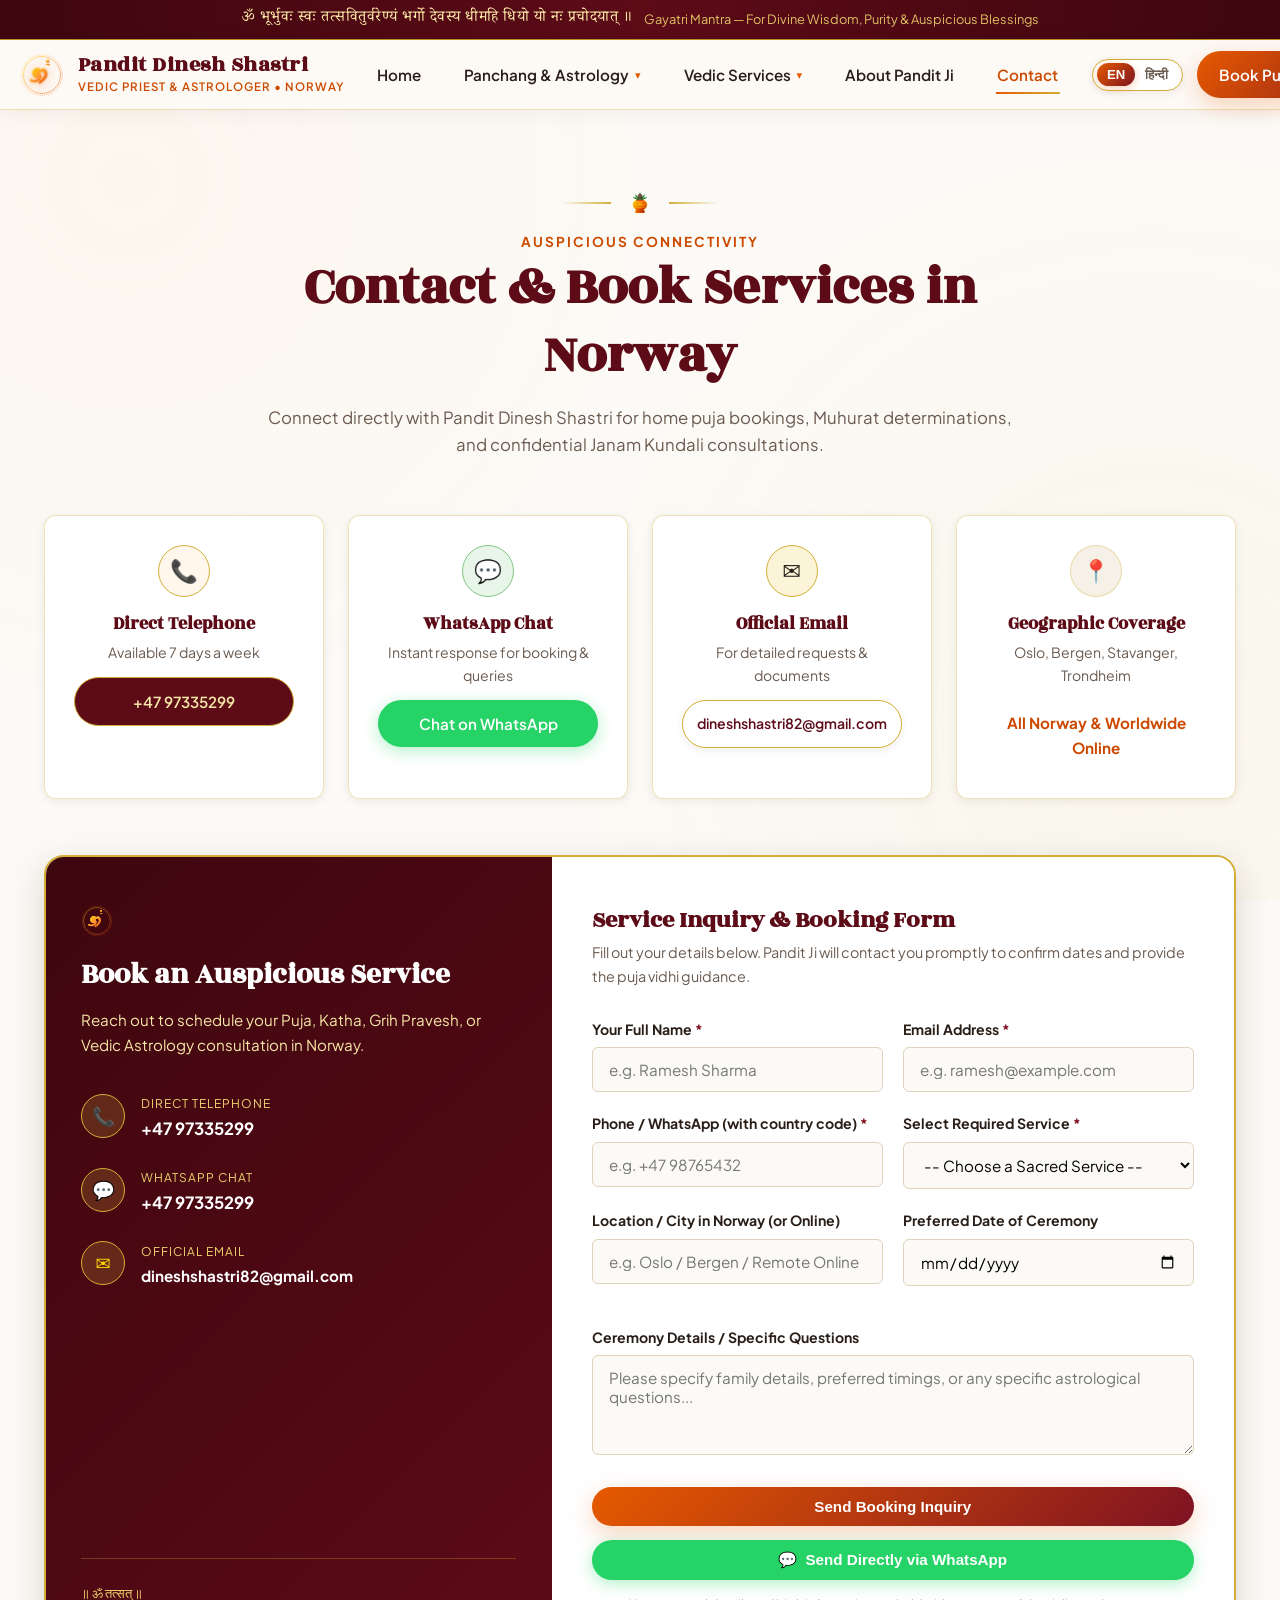
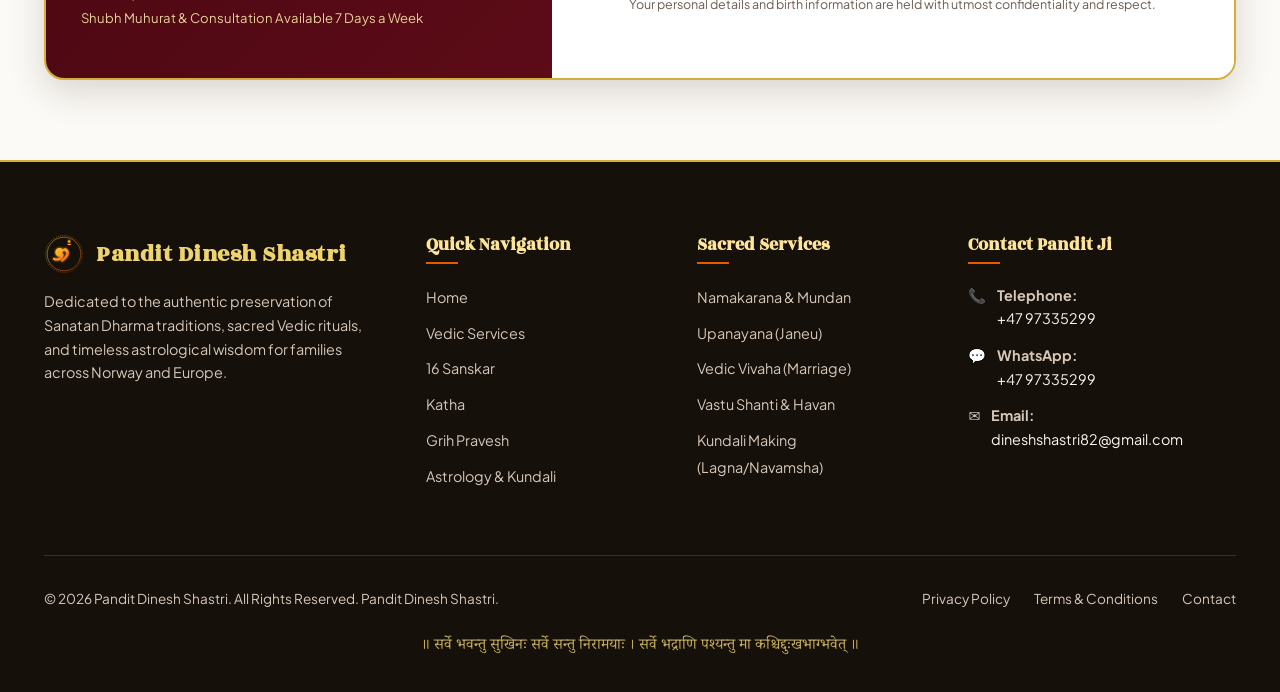
<file: contact.html>
<!DOCTYPE html>
<html lang="en">
<head>
  <meta charset="UTF-8">
  <meta name="viewport" content="width=device-width, initial-scale=1.0">
  <title>Contact & Booking | Pandit Dinesh Shastri - Vedic Priest in Norway</title>
  <meta name="description" content="Contact Pandit Dinesh Shastri for Vedic Puja, Satyanarayan Katha, Grih Pravesh, and Janam Kundali matching in Norway. Phone / WhatsApp: +47 97335299, Email: dineshshastri82@gmail.com.">
  <link rel="icon" type="image/svg+xml" href="assets/icons/om.svg">

  <link rel="preconnect" href="https://fonts.googleapis.com">
  <link rel="preconnect" href="https://fonts.gstatic.com" crossorigin>
  <link href="https://fonts.googleapis.com/css2?family=Cinzel+Decorative:wght@700&family=Noto+Serif+Devanagari:wght@400;600;700&family=Plus+Jakarta+Sans:wght@400;500;600;700;800&family=Rozha+One&family=Yatra+One&display=swap" rel="stylesheet">

  <link rel="stylesheet" href="css/style.css">
</head>
<body>

  <!-- Sacred Shloka Ribbon -->
  <div class="sacred-ticker" role="region" aria-label="Sacred Vedic Invocation">
    <div class="sacred-ticker-inner">
      <span class="sacred-shloka-text" data-i18n="ticker_shloka">ॐ भूर्भुवः स्वः तत्सवितुर्वरेण्यं भर्गो देवस्य धीमहि धियो यो नः प्रचोदयात् ॥</span>
      <span class="sacred-shloka-sub" data-i18n="ticker_sub">Gayatri Mantra — For Divine Wisdom, Purity & Auspicious Blessings</span>
    </div>
  </div>

  <!-- Header / Navigation Bar -->
  <header class="navbar-header" id="topNavbar">
    <div class="container navbar-inner">
      <a href="index.html" class="brand-logo" aria-label="Pandit Dinesh Shastri Home">
        <img src="assets/icons/om.svg" alt="Sacred Om" class="brand-icon">
        <div class="brand-text">
          <span class="brand-name">Pandit Dinesh Shastri</span>
          <span class="brand-tagline">Vedic Priest & Astrologer • Norway</span>
        </div>
      </a>

      <!-- Desktop Navigation Menu with Clean Dropdowns -->
      <nav class="nav-menu" id="navMenu" aria-label="Main Navigation">
        <a href="index.html#home" class="nav-link" data-i18n="nav_home">Home</a>

        <!-- Panchang & Astrology Dropdown -->
        <div class="nav-item-dropdown">
          <a href="index.html#panchang-hub" class="nav-link dropdown-toggle" aria-expanded="false">
            <span data-i18n="nav_panchang_hub">Panchang & Astrology</span>
            <span class="dropdown-arrow">▾</span>
          </a>
          <div class="dropdown-menu dropdown-menu-wide">
            <div class="dropdown-grid">
              <a href="index.html#daily-panchang" class="dropdown-link">
                <span class="dropdown-icon">📅</span>
                <div>
                  <strong data-i18n="nav_daily_panchang">Daily Panchang</strong>
                  <small>5 Angas, Sunrise & Rahu Kaal</small>
                </div>
              </a>
              <a href="index.html#rashifal" class="dropdown-link">
                <span class="dropdown-icon">🔮</span>
                <div>
                  <strong data-i18n="nav_rashifal">Horoscope (Rashifal)</strong>
                  <small>Daily, Weekly & Monthly Forecast</small>
                </div>
              </a>
              <a href="index.html#vivah-matching" class="dropdown-link">
                <span class="dropdown-icon">💍</span>
                <div>
                  <strong data-i18n="nav_matrimonial">Marriage Matching</strong>
                  <small>36 Guna Milan & Proposals</small>
                </div>
              </a>
              <a href="index.html#annual-panchang" class="dropdown-link">
                <span class="dropdown-icon">📜</span>
                <div>
                  <strong data-i18n="nav_annual_panchang">Annual Panchang</strong>
                  <small>Festivals & Vrats 2026 - 2027</small>
                </div>
              </a>
              <a href="index.html#gemstones" class="dropdown-link">
                <span class="dropdown-icon">💎</span>
                <div>
                  <strong data-i18n="nav_gemstones">Gemstones by Rashi</strong>
                  <small>Vedic Ratna Shastra Guide</small>
                </div>
              </a>
              <a href="index.html#auspicious-days" class="dropdown-link">
                <span class="dropdown-icon">⭐</span>
                <div>
                  <strong data-i18n="nav_auspicious_days">Auspicious Days</strong>
                  <small>Ekadashi, Pradosh & Weekdays</small>
                </div>
              </a>
              <a href="index.html#shubh-muhurat" class="dropdown-link">
                <span class="dropdown-icon">⏱️</span>
                <div>
                  <strong data-i18n="nav_shubh_muhurat">Shubh Muhurat</strong>
                  <small>Grih Pravesh, Vehicle & Property</small>
                </div>
              </a>
              <a href="index.html#marriage-dates" class="dropdown-link">
                <span class="dropdown-icon">💒</span>
                <div>
                  <strong data-i18n="nav_vivah_dates">Marriage Dates</strong>
                  <small>Auspicious Vivah Timings</small>
                </div>
              </a>
            </div>
          </div>
        </div>

        <!-- Pujas & Services Dropdown -->
        <div class="nav-item-dropdown">
          <a href="index.html#services" class="nav-link dropdown-toggle" aria-expanded="false">
            <span data-i18n="nav_services">Vedic Services</span>
            <span class="dropdown-arrow">▾</span>
          </a>
          <div class="dropdown-menu">
            <a href="index.html#griha" class="dropdown-link">
              <span class="dropdown-icon">🏺</span>
              <div>
                <strong data-i18n="nav_griha">Grih Pravesh & Vastu</strong>
                <small data-i18n="nav_griha_sub">Nordic Smoke-Safe Havan</small>
              </div>
            </a>
            <a href="index.html#katha" class="dropdown-link">
              <span class="dropdown-icon">📖</span>
              <div>
                <strong data-i18n="nav_katha">Satyanarayan Katha</strong>
                <small data-i18n="nav_katha_sub">Sundarkand & Rudrabhishek</small>
              </div>
            </a>
            <a href="index.html#sanskars" class="dropdown-link">
              <span class="dropdown-icon">卐</span>
              <div>
                <strong data-i18n="nav_sanskar">16 Sanskar</strong>
                <small data-i18n="nav_sanskar_sub">Namkaran, Mundan, Janeu, Vivah</small>
              </div>
            </a>
          </div>
        </div>

        <a href="index.html#about" class="nav-link" data-i18n="nav_about">About Pandit Ji</a>
        <a href="contact.html" class="nav-link active" data-i18n="nav_contact">Contact</a>
      </nav>

      <!-- Right Action Items: Language Switcher & Call to Action -->
      <div class="nav-actions">
        <div class="lang-switcher" aria-label="Language Selector">
          <button type="button" class="lang-btn active" data-lang="en">EN</button>
          <button type="button" class="lang-btn" data-lang="hi">हिन्दी</button>
        </div>

        <a href="index.html#booking" class="btn btn-primary btn-header-cta" data-i18n="btn_book_puja">Book Puja / Consultation</a>

        <button type="button" class="mobile-nav-toggle" aria-label="Toggle Mobile Menu" aria-expanded="false">
          ☰
        </button>
      </div>
    </div>
  </header>

  <!-- Mobile Navigation Drawer & Backdrop -->
  <div class="mobile-nav-backdrop" id="mobileNavBackdrop"></div>
  <div class="mobile-nav-drawer" id="mobileNavDrawer" aria-label="Mobile Navigation Menu">
    <div class="mobile-drawer-header">
      <div class="brand-logo">
        <img src="assets/icons/om.svg" alt="Sacred Om" class="brand-icon" style="width: 36px; height: 36px;">
        <div class="brand-text">
          <span class="brand-name" style="font-size: 1.15rem;">Pandit Dinesh Shastri</span>
          <span class="brand-tagline" style="font-size: 0.7rem;">Vedic Priest • Norway</span>
        </div>
      </div>
      <button type="button" class="mobile-drawer-close" id="mobileDrawerClose" aria-label="Close menu">✕</button>
    </div>

    <div class="mobile-drawer-body">
      <a href="index.html#home" class="mobile-nav-link" data-i18n="nav_home">🏠 Home</a>

      <div class="mobile-section-heading" data-i18n="nav_panchang_hub">🌟 Panchang & Astrology</div>
      <a href="index.html#daily-panchang" class="mobile-nav-sublink">📅 <span data-i18n="nav_daily_panchang">Daily Panchang</span></a>
      <a href="index.html#rashifal" class="mobile-nav-sublink">🔮 <span data-i18n="nav_rashifal">Horoscope (Rashifal)</span></a>
      <a href="index.html#vivah-matching" class="mobile-nav-sublink">💍 <span data-i18n="nav_matrimonial">Marriage Matching & Proposals</span></a>
      <a href="index.html#annual-panchang" class="mobile-nav-sublink">📜 <span data-i18n="nav_annual_panchang">Annual Panchang 2026-2027</span></a>
      <a href="index.html#gemstones" class="mobile-nav-sublink">💎 <span data-i18n="nav_gemstones">Gemstones by Rashi</span></a>
      <a href="index.html#auspicious-days" class="mobile-nav-sublink">⭐ <span data-i18n="nav_auspicious_days">Auspicious Days & Vrat</span></a>
      <a href="index.html#shubh-muhurat" class="mobile-nav-sublink">⏱️ <span data-i18n="nav_shubh_muhurat">Shubh Muhurat</span></a>
      <a href="index.html#marriage-dates" class="mobile-nav-sublink">💒 <span data-i18n="nav_vivah_dates">Marriage Dates</span></a>

      <div class="mobile-section-heading" data-i18n="nav_services">🪔 Vedic Services & Pujas</div>
      <a href="index.html#griha" class="mobile-nav-sublink">🏺 <span data-i18n="nav_griha">Grih Pravesh & Vastu</span></a>
      <a href="index.html#services" class="mobile-nav-sublink">✨ <span data-i18n="nav_overview_services">Overview of Services</span></a>
      <a href="index.html#katha" class="mobile-nav-sublink">📖 <span data-i18n="nav_katha">Satyanarayan Katha & Path</span></a>
      <a href="index.html#sanskars" class="mobile-nav-sublink">卐 <span data-i18n="nav_sanskar">16 Sanskar Rites</span></a>

      <div class="mobile-section-heading" data-i18n="nav_heading_info">Information</div>
      <a href="index.html#about" class="mobile-nav-link" data-i18n="nav_about">👤 About Pandit Ji</a>
      <a href="contact.html" class="mobile-nav-link active" data-i18n="nav_contact">📞 Contact Us</a>
    </div>

    <div class="mobile-drawer-footer">
      <a href="index.html#booking" class="btn btn-primary" style="width: 100%; text-align: center; margin-bottom: 0.6rem;" data-i18n="btn_book_puja">Book Puja / Consultation</a>
      <div style="display: grid; grid-template-columns: 1fr 1fr; gap: 0.5rem;">
        <a href="tel:+4797335299" class="btn btn-secondary" style="font-size: 0.85rem; padding: 0.5rem; text-align: center;">📞 Call Direct</a>
        <a href="https://wa.me/4797335299" target="_blank" rel="noopener" class="btn btn-whatsapp" style="font-size: 0.85rem; padding: 0.5rem; text-align: center;">💬 WhatsApp</a>
      </div>
    </div>
  </div>

  <!-- Main Content -->
  <main class="section">
    <div class="container">
      <div class="section-header">
        <div class="section-ornament">
          <div class="ornament-line"></div>
          <img src="assets/icons/kalash.svg" alt="" class="ornament-icon">
          <div class="ornament-line right"></div>
        </div>
        <span class="section-tag">Auspicious Connectivity</span>
        <h1 class="section-title">Contact & Book Services in Norway</h1>
        <p class="section-subtitle">
          Connect directly with Pandit Dinesh Shastri for home puja bookings, Muhurat determinations, and confidential Janam Kundali consultations.
        </p>
      </div>

      <!-- Contact Info Cards -->
      <div style="display: grid; grid-template-columns: repeat(auto-fit, minmax(260px, 1fr)); gap: 1.5rem; margin-bottom: 3.5rem;">
        <div style="background: #FFF; border: 1.5px solid var(--border-gold); border-radius: var(--radius-md); padding: 1.8rem; text-align: center; box-shadow: var(--shadow-sm);">
          <div style="width: 52px; height: 52px; margin: 0 auto 1rem; border-radius: 50%; background: var(--saffron-50); border: 1px solid var(--gold-500); display: flex; align-items: center; justify-content: center; font-size: 1.4rem;">
            📞
          </div>
          <h3 style="font-size: 1.15rem; color: var(--maroon-800); margin-bottom: 0.3rem;">Direct Telephone</h3>
          <p style="font-size: 0.88rem; color: var(--text-muted); margin-bottom: 0.8rem;">Available 7 days a week</p>
          <a href="tel:+4797335299" class="btn btn-call" style="font-size: 0.95rem; width: 100%;">
            +47 97335299
          </a>
        </div>

        <div style="background: #FFF; border: 1.5px solid var(--border-gold); border-radius: var(--radius-md); padding: 1.8rem; text-align: center; box-shadow: var(--shadow-sm);">
          <div style="width: 52px; height: 52px; margin: 0 auto 1rem; border-radius: 50%; background: #E8F5E9; border: 1px solid #81C784; display: flex; align-items: center; justify-content: center; font-size: 1.4rem;">
            💬
          </div>
          <h3 style="font-size: 1.15rem; color: var(--maroon-800); margin-bottom: 0.3rem;">WhatsApp Chat</h3>
          <p style="font-size: 0.88rem; color: var(--text-muted); margin-bottom: 0.8rem;">Instant response for booking & queries</p>
          <a href="https://wa.me/4797335299?text=Namaste%20Pandit%20Dinesh%20Shastri%20Ji,%20I%20would%20like%20to%20inquire%20about%20Puja%20services%20in%20Norway." target="_blank" rel="noopener" class="btn btn-whatsapp" style="font-size: 0.95rem; width: 100%;">
            Chat on WhatsApp
          </a>
        </div>

        <div style="background: #FFF; border: 1.5px solid var(--border-gold); border-radius: var(--radius-md); padding: 1.8rem; text-align: center; box-shadow: var(--shadow-sm);">
          <div style="width: 52px; height: 52px; margin: 0 auto 1rem; border-radius: 50%; background: var(--gold-100); border: 1px solid var(--gold-500); display: flex; align-items: center; justify-content: center; font-size: 1.4rem;">
            ✉️
          </div>
          <h3 style="font-size: 1.15rem; color: var(--maroon-800); margin-bottom: 0.3rem;">Official Email</h3>
          <p style="font-size: 0.88rem; color: var(--text-muted); margin-bottom: 0.8rem;">For detailed requests & documents</p>
          <a href="mailto:dineshshastri82@gmail.com" class="btn btn-secondary" style="font-size: 0.88rem; width: 100%;">
            dineshshastri82@gmail.com
          </a>
        </div>

        <div style="background: #FFF; border: 1.5px solid var(--border-gold); border-radius: var(--radius-md); padding: 1.8rem; text-align: center; box-shadow: var(--shadow-sm);">
          <div style="width: 52px; height: 52px; margin: 0 auto 1rem; border-radius: 50%; background: var(--sand-100); border: 1px solid var(--border-gold); display: flex; align-items: center; justify-content: center; font-size: 1.4rem;">
            📍
          </div>
          <h3 style="font-size: 1.15rem; color: var(--maroon-800); margin-bottom: 0.3rem;">Geographic Coverage</h3>
          <p style="font-size: 0.88rem; color: var(--text-muted); margin-bottom: 0.8rem;">Oslo, Bergen, Stavanger, Trondheim</p>
          <span style="display: block; font-weight: 700; color: var(--saffron-600); font-size: 0.95rem; padding: 0.6rem 0;">
            All Norway & Worldwide Online
          </span>
        </div>
      </div>

      <!-- Booking Card -->
      <div class="booking-card">
        <div class="booking-sidebar">
          <div>
            <div class="section-ornament" style="justify-content: flex-start; margin-bottom: 1.25rem;">
              <img src="assets/icons/om.svg" alt="" style="width: 32px; height: 32px;">
            </div>
            <h3 data-i18n="form_sidebar_title">Book an Auspicious Service</h3>
            <p data-i18n="form_sidebar_desc">
              Reach out to schedule your Puja, Katha, Grih Pravesh, or Vedic Astrology consultation in Norway.
            </p>

            <ul class="contact-quick-list">
              <li class="contact-quick-item">
                <div class="quick-icon-circle">📞</div>
                <div>
                  <span class="quick-details-title">Direct Telephone</span>
                  <a href="tel:+4797335299" class="quick-details-value" style="display: block;">+47 97335299</a>
                </div>
              </li>
              <li class="contact-quick-item">
                <div class="quick-icon-circle">💬</div>
                <div>
                  <span class="quick-details-title">WhatsApp Chat</span>
                  <a href="https://wa.me/4797335299" target="_blank" rel="noopener" class="quick-details-value" style="display: block;">+47 97335299</a>
                </div>
              </li>
              <li class="contact-quick-item">
                <div class="quick-icon-circle">✉️</div>
                <div>
                  <span class="quick-details-title">Official Email</span>
                  <a href="mailto:dineshshastri82@gmail.com" class="quick-details-value" style="display: block; font-size: 0.95rem;">dineshshastri82@gmail.com</a>
                </div>
              </li>
            </ul>
          </div>

          <div style="border-top: 1px solid rgba(212, 175, 55, 0.3); padding-top: 1.5rem;">
            <span style="font-size: 0.8rem; color: var(--gold-300); display: block;">॥ ॐ तत्सत् ॥</span>
            <span style="font-size: 0.82rem; color: var(--gold-200); opacity: 0.9;">Shubh Muhurat & Consultation Available 7 Days a Week</span>
          </div>
        </div>

        <div class="booking-form-area">
          <h3 class="form-title" data-i18n="form_title">Service Inquiry & Booking Form</h3>
          <p class="form-subtitle" data-i18n="form_subtitle">
            Fill out your details below. Pandit Ji will contact you promptly to confirm dates and provide the puja vidhi guidance.
          </p>

          <form id="bookingForm">
            <input type="hidden" name="_subject" value="New Vedic Puja / Astrology Inquiry from Website">
            <input type="hidden" name="_captcha" value="false">
            <input type="text" name="_honey" style="display:none">

            <div class="form-grid">
              <div>
                <label for="userName" class="form-label">
                  <span data-i18n="lbl_name">Your Full Name</span> <span class="req">*</span>
                </label>
                <input type="text" id="userName" name="name" class="form-control" required placeholder="e.g. Ramesh Sharma" data-i18n-ph="ph_name">
              </div>

              <div>
                <label for="userEmail" class="form-label">
                  <span data-i18n="lbl_email">Email Address</span> <span class="req">*</span>
                </label>
                <input type="email" id="userEmail" name="email" class="form-control" required placeholder="e.g. ramesh@example.com" data-i18n-ph="ph_email">
              </div>

              <div>
                <label for="userPhone" class="form-label">
                  <span data-i18n="lbl_phone">Phone / WhatsApp</span> <span class="req">*</span>
                </label>
                <input type="tel" id="userPhone" name="phone" class="form-control" required placeholder="e.g. +47 98765432" data-i18n-ph="ph_phone">
              </div>

              <div>
                <label for="serviceSelect" class="form-label">
                  <span data-i18n="lbl_service">Select Required Service</span> <span class="req">*</span>
                </label>
                <select id="serviceSelect" name="service" class="form-control" required>
                  <option value="" disabled selected data-i18n="opt_select">-- Choose a Sacred Service --</option>
                  <option value="Karmkand - 16 Sanskar" data-i18n="opt_sanskar">Karmkand - 16 Sanskar</option>
                  <option value="Katha - Satyanarayan Katha" data-i18n="opt_katha">Katha - Shri Satyanarayan Katha / Sundarkand</option>
                  <option value="Grih Pravesh & Vastu Puja" data-i18n="opt_griha">Grih Pravesh & Vastu Puja</option>
                  <option value="Astrology - Kundali Making" data-i18n="opt_astrology">Astrology - Kundali Making / Consultation</option>
                  <option value="Astrology - Kundali Matching" data-i18n="opt_match">Astrology - Kundali Matching (Gun Milan)</option>
                  <option value="Navagraha Havan / Shanti" data-i18n="opt_havan">Navagraha Havan / Shanti Yajna</option>
                  <option value="Vedic Vivaha" data-i18n="opt_wedding">Vedic Vivaha (Hindu Marriage)</option>
                  <option value="Other Puja" data-i18n="opt_other">Other Puja or Religious Ceremony</option>
                </select>
              </div>

              <div>
                <label for="userCity" class="form-label">
                  <span data-i18n="lbl_city">Location / City in Norway (or Online)</span>
                </label>
                <input type="text" id="userCity" name="city" class="form-control" placeholder="e.g. Oslo / Bergen / Remote Online" data-i18n-ph="ph_city">
              </div>

              <div>
                <label for="userDate" class="form-label">
                  <span data-i18n="lbl_date">Preferred Date of Ceremony</span>
                </label>
                <input type="date" id="userDate" name="preferred_date" class="form-control">
              </div>

              <div class="form-group-full">
                <div class="birth-details-box">
                  <div class="birth-title">
                    <span>✨</span>
                    <span data-i18n="astro_tag">Astrological Birth Details for Precision Kundali</span>
                  </div>
                  <div style="display: grid; grid-template-columns: repeat(auto-fit, minmax(180px, 1fr)); gap: 1rem;">
                    <div>
                      <label for="userDob" class="form-label" data-i18n="lbl_dob">Date of Birth</label>
                      <input type="date" id="userDob" name="dob" class="form-control">
                    </div>
                    <div>
                      <label for="userTob" class="form-label" data-i18n="lbl_tob">Exact Time of Birth</label>
                      <input type="text" id="userTob" name="tob" class="form-control" placeholder="HH:MM (e.g. 14:35)" data-i18n-ph="ph_tob">
                    </div>
                    <div>
                      <label for="userPob" class="form-label" data-i18n="lbl_pob">Place of Birth</label>
                      <input type="text" id="userPob" name="pob" class="form-control" placeholder="City, Country" data-i18n-ph="ph_pob">
                    </div>
                  </div>
                </div>
              </div>

              <div class="form-group-full">
                <label for="userMessage" class="form-label">
                  <span data-i18n="lbl_message">Ceremony Details / Specific Questions</span>
                </label>
                <textarea id="userMessage" name="message" class="form-control" placeholder="Please specify family details, preferred timings, or any specific astrological questions..." data-i18n-ph="ph_message"></textarea>
              </div>
            </div>

            <div class="form-submit-row">
              <button type="submit" class="btn btn-primary" style="width: 100%;">
                <span data-i18n="btn_submit_form">Send Booking Inquiry</span>
              </button>
              <button type="button" id="whatsappSendBtn" class="btn btn-whatsapp" style="width: 100%;">
                <span>💬</span> <span data-i18n="btn_submit_whatsapp">Send Directly via WhatsApp</span>
              </button>
              <p class="form-disclaimer" data-i18n="form_disclaimer">
                Your personal details and birth information are held with utmost confidentiality and respect.
              </p>
            </div>

            <div id="formFeedback" class="form-feedback" role="alert"></div>
          </form>
        </div>
      </div>
    </div>
  </main>

  <!-- Master Footer -->
  <footer class="footer-master">
    <div class="container">
      <div class="footer-grid">
        <div class="footer-brand">
          <div style="display: flex; align-items: center; gap: 0.75rem;">
            <img src="assets/icons/om.svg" alt="" style="width: 40px; height: 40px;">
            <span class="brand-name">Pandit Dinesh Shastri</span>
          </div>
          <p class="footer-desc" data-i18n="footer_desc">
            Dedicated to the authentic preservation of Sanatan Dharma traditions, sacred Vedic rituals, and timeless astrological wisdom for families across Norway and Europe.
          </p>
        </div>

        <div class="footer-col">
          <h4 data-i18n="footer_quick_links">Quick Navigation</h4>
          <ul class="footer-links">
            <li><a href="index.html#home" data-i18n="nav_home">Home</a></li>
            <li><a href="index.html#services" data-i18n="nav_services">Services</a></li>
            <li><a href="index.html#sanskars" data-i18n="nav_sanskar">16 Sanskar</a></li>
            <li><a href="index.html#katha" data-i18n="nav_katha">Satyanarayan Katha</a></li>
            <li><a href="index.html#griha" data-i18n="nav_griha">Grih Pravesh</a></li>
            <li><a href="index.html#astrology" data-i18n="nav_astrology">Astrology & Kundali</a></li>
          </ul>
        </div>

        <div class="footer-col">
          <h4 data-i18n="footer_services_links">Sacred Services</h4>
          <ul class="footer-links">
            <li><a href="index.html#sanskars">Namakarana & Mundan</a></li>
            <li><a href="index.html#sanskars">Upanayana (Janeu)</a></li>
            <li><a href="index.html#sanskars">Vedic Vivaha (Marriage)</a></li>
            <li><a href="index.html#griha">Vastu Shanti & Havan</a></li>
            <li><a href="index.html#astrology">Kundali Making (Lagna/Navamsha)</a></li>
          </ul>
        </div>

        <div class="footer-col">
          <h4 data-i18n="footer_contact_info">Contact Pandit Ji</h4>
          <ul class="footer-contact-list">
            <li>
              <span>📞</span>
              <div>
                <strong>Telephone:</strong><br>
                <a href="tel:+4797335299">+47 97335299</a>
              </div>
            </li>
            <li>
              <span>💬</span>
              <div>
                <strong>WhatsApp:</strong><br>
                <a href="https://wa.me/4797335299" target="_blank" rel="noopener">+47 97335299</a>
              </div>
            </li>
            <li>
              <span>✉️</span>
              <div>
                <strong>Email:</strong><br>
                <a href="mailto:dineshshastri82@gmail.com">dineshshastri82@gmail.com</a>
              </div>
            </li>
          </ul>
        </div>
      </div>

      <div class="footer-bottom">
        <div>
          <span>© 2026 Pandit Dinesh Shastri. </span>
          <span data-i18n="footer_rights">All Rights Reserved.</span>
        </div>
        <div class="footer-legal-links">
          <a href="privacy.html" data-i18n="link_privacy">Privacy Policy</a>
          <a href="terms.html" data-i18n="link_terms">Terms & Conditions</a>
          <a href="contact.html" data-i18n="link_contact">Contact</a>
        </div>
      </div>

      <div class="footer-benediction" data-i18n="footer_benediction">
        ॥ सर्वे भवन्तु सुखिनः सर्वे सन्तु निरामयाः । सर्वे भद्राणि पश्यन्तु मा कश्चिद्दुःखभाग्भवेत् ॥
      </div>
    </div>
  </footer>

  <script src="js/translations.js"></script>
  <script src="js/main.js"></script>
</body>
</html>
</file>
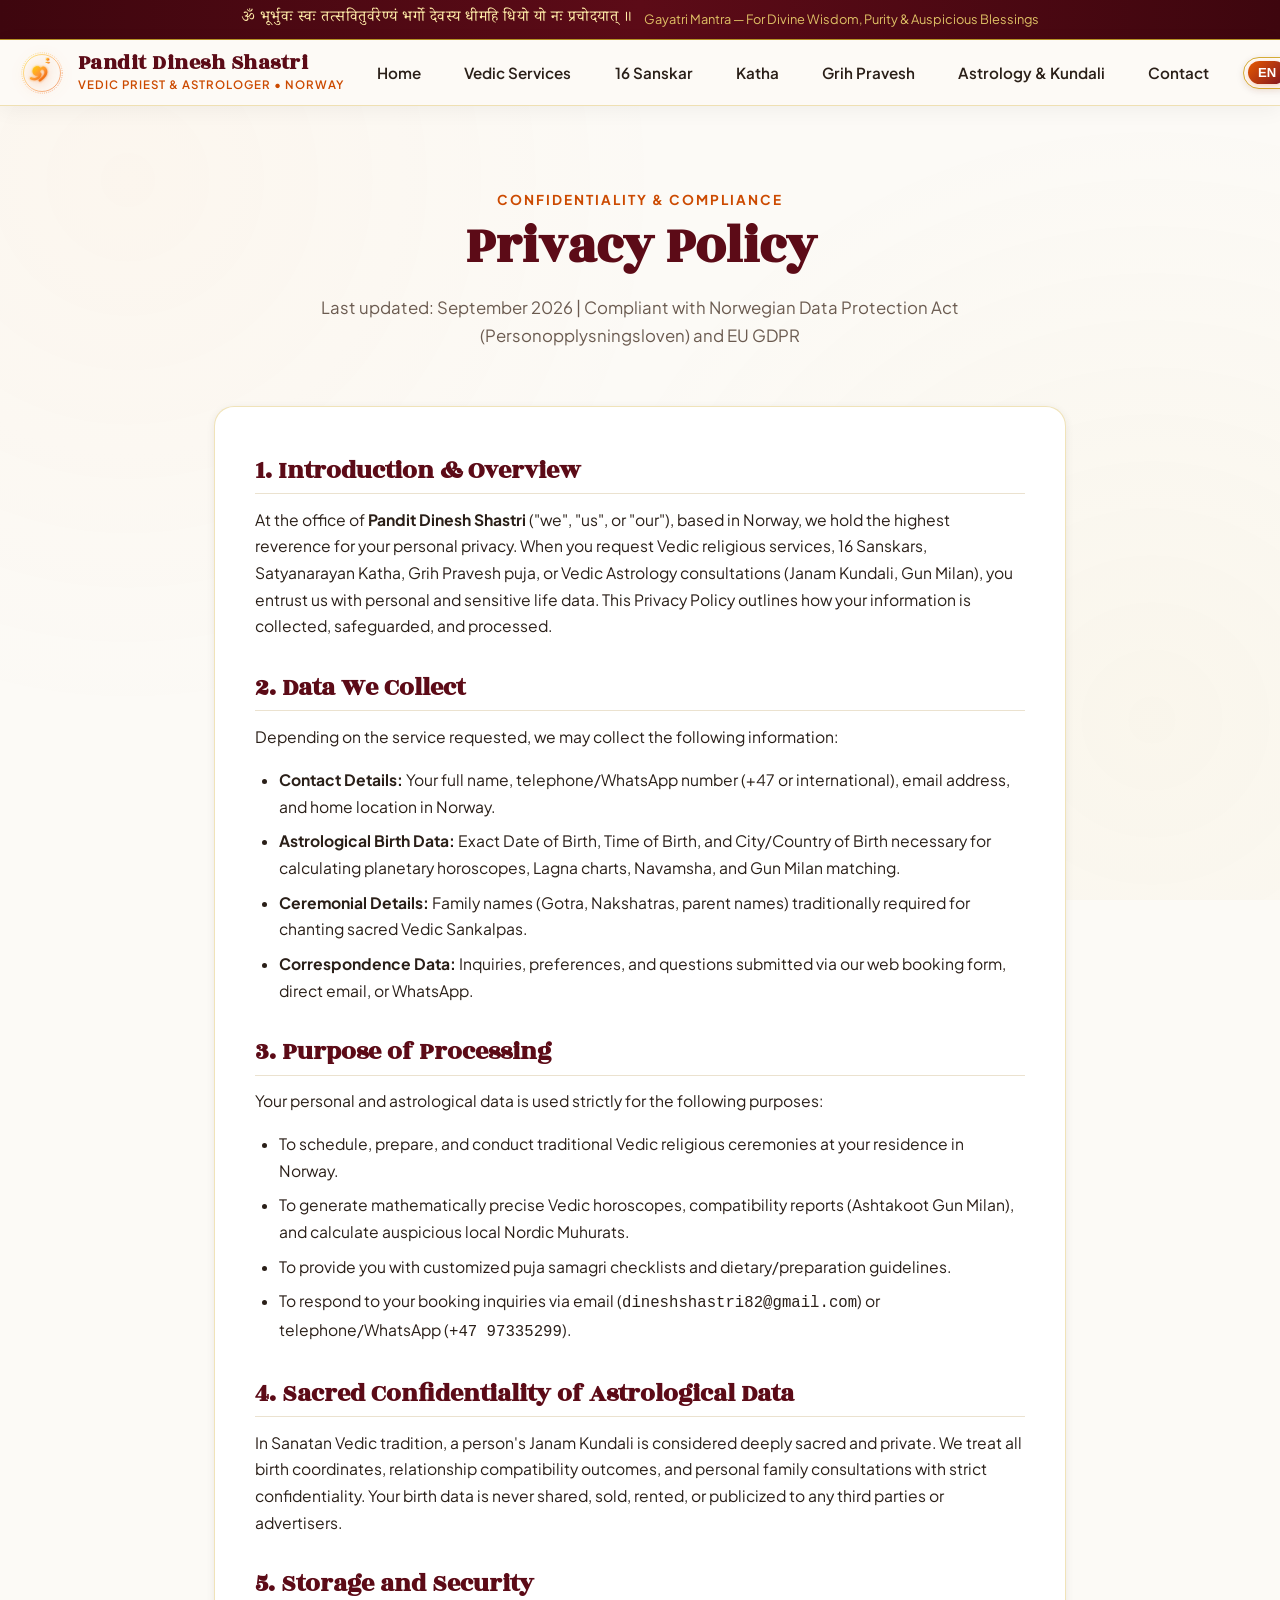
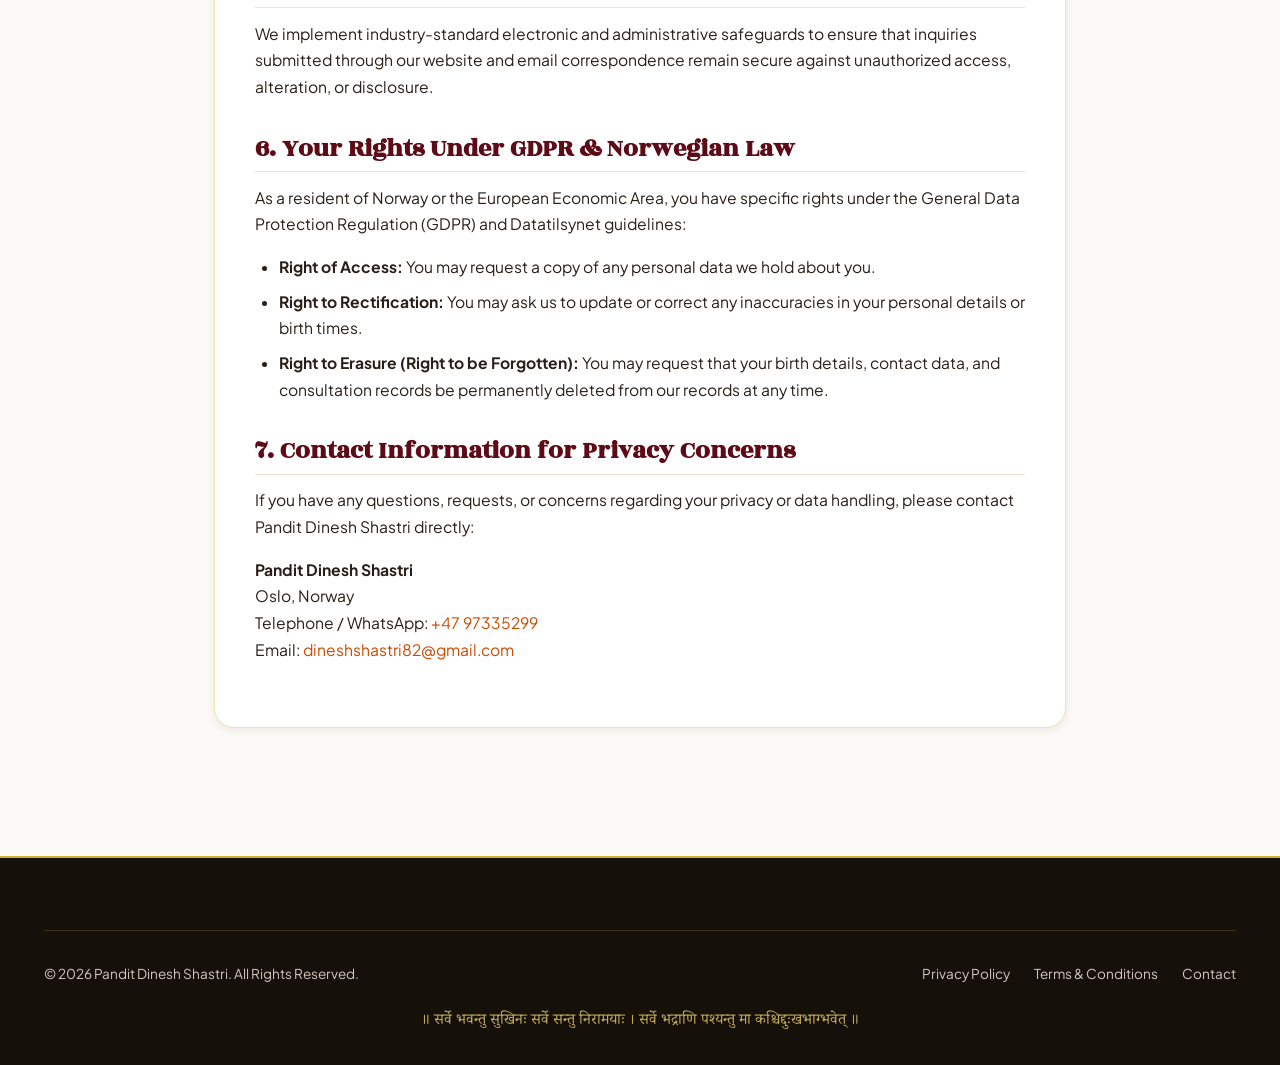
<file: privacy.html>
<!DOCTYPE html>
<html lang="en">
<head>
  <meta charset="UTF-8">
  <meta name="viewport" content="width=device-width, initial-scale=1.0">
  <title>Privacy Policy | Pandit Dinesh Shastri - Vedic Services Norway</title>
  <meta name="description" content="Privacy Policy for Vedic Hindu Priest and Astrological Services by Pandit Dinesh Shastri in Norway. GDPR and Norwegian Data Protection compliant.">
  <link rel="icon" type="image/svg+xml" href="assets/icons/om.svg">

  <link rel="preconnect" href="https://fonts.googleapis.com">
  <link rel="preconnect" href="https://fonts.gstatic.com" crossorigin>
  <link href="https://fonts.googleapis.com/css2?family=Cinzel+Decorative:wght@700&family=Noto+Serif+Devanagari:wght@400;600;700&family=Plus+Jakarta+Sans:wght@400;500;600;700;800&family=Rozha+One&family=Yatra+One&display=swap" rel="stylesheet">

  <link rel="stylesheet" href="css/style.css">
</head>
<body>

  <!-- Top Ribbon -->
  <div class="sacred-ticker">
    <div class="sacred-ticker-inner">
      <span class="sacred-shloka-text" data-i18n="ticker_shloka">ॐ भूर्भुवः स्वः तत्सवितुर्वरेण्यं भर्गो देवस्य धीमहि धियो यो नः प्रचोदयात् ॥</span>
      <span class="sacred-shloka-sub" data-i18n="ticker_sub">Gayatri Mantra — For Divine Wisdom, Purity & Auspicious Blessings</span>
    </div>
  </div>

  <!-- Header -->
  <header class="navbar-header">
    <div class="container navbar-inner">
      <a href="index.html" class="brand-logo">
        <img src="assets/icons/om.svg" alt="Sacred Om" class="brand-icon">
        <div class="brand-text">
          <span class="brand-name">Pandit Dinesh Shastri</span>
          <span class="brand-tagline">Vedic Priest & Astrologer • Norway</span>
        </div>
      </a>

      <nav class="nav-menu">
        <a href="index.html#home" class="nav-link" data-i18n="nav_home">Home</a>
        <a href="index.html#services" class="nav-link" data-i18n="nav_services">Services</a>
        <a href="index.html#sanskars" class="nav-link" data-i18n="nav_sanskar">16 Sanskar</a>
        <a href="index.html#katha" class="nav-link" data-i18n="nav_katha">Katha</a>
        <a href="index.html#griha" class="nav-link" data-i18n="nav_griha">Grih Pravesh</a>
        <a href="index.html#astrology" class="nav-link" data-i18n="nav_astrology">Astrology & Kundali</a>
        <a href="contact.html" class="nav-link" data-i18n="nav_contact">Contact</a>
      </nav>

      <div class="nav-actions">
        <div class="lang-switcher">
          <button type="button" class="lang-btn active" data-lang="en">EN</button>
          <button type="button" class="lang-btn" data-lang="hi">हिन्दी</button>
        </div>
        <button type="button" class="mobile-nav-toggle">☰</button>
      </div>
    </div>
  </header>

  <!-- Legal Content Container -->
  <main class="section">
    <div class="container" style="max-width: 900px;">
      <div class="section-header">
        <span class="section-tag">Confidentiality & Compliance</span>
        <h1 class="section-title">Privacy Policy</h1>
        <p class="section-subtitle">Last updated: September 2026 | Compliant with Norwegian Data Protection Act (Personopplysningsloven) and EU GDPR</p>
      </div>

      <div class="legal-content-card">
        <h2>1. Introduction & Overview</h2>
        <p>
          At the office of <strong>Pandit Dinesh Shastri</strong> ("we", "us", or "our"), based in Norway, we hold the highest reverence for your personal privacy. When you request Vedic religious services, 16 Sanskars, Satyanarayan Katha, Grih Pravesh puja, or Vedic Astrology consultations (Janam Kundali, Gun Milan), you entrust us with personal and sensitive life data. This Privacy Policy outlines how your information is collected, safeguarded, and processed.
        </p>

        <h2>2. Data We Collect</h2>
        <p>Depending on the service requested, we may collect the following information:</p>
        <ul>
          <li><strong>Contact Details:</strong> Your full name, telephone/WhatsApp number (+47 or international), email address, and home location in Norway.</li>
          <li><strong>Astrological Birth Data:</strong> Exact Date of Birth, Time of Birth, and City/Country of Birth necessary for calculating planetary horoscopes, Lagna charts, Navamsha, and Gun Milan matching.</li>
          <li><strong>Ceremonial Details:</strong> Family names (Gotra, Nakshatras, parent names) traditionally required for chanting sacred Vedic Sankalpas.</li>
          <li><strong>Correspondence Data:</strong> Inquiries, preferences, and questions submitted via our web booking form, direct email, or WhatsApp.</li>
        </ul>

        <h2>3. Purpose of Processing</h2>
        <p>Your personal and astrological data is used strictly for the following purposes:</p>
        <ul>
          <li>To schedule, prepare, and conduct traditional Vedic religious ceremonies at your residence in Norway.</li>
          <li>To generate mathematically precise Vedic horoscopes, compatibility reports (Ashtakoot Gun Milan), and calculate auspicious local Nordic Muhurats.</li>
          <li>To provide you with customized puja samagri checklists and dietary/preparation guidelines.</li>
          <li>To respond to your booking inquiries via email (<code>dineshshastri82@gmail.com</code>) or telephone/WhatsApp (<code>+47 97335299</code>).</li>
        </ul>

        <h2>4. Sacred Confidentiality of Astrological Data</h2>
        <p>
          In Sanatan Vedic tradition, a person's Janam Kundali is considered deeply sacred and private. We treat all birth coordinates, relationship compatibility outcomes, and personal family consultations with strict confidentiality. Your birth data is never shared, sold, rented, or publicized to any third parties or advertisers.
        </p>

        <h2>5. Storage and Security</h2>
        <p>
          We implement industry-standard electronic and administrative safeguards to ensure that inquiries submitted through our website and email correspondence remain secure against unauthorized access, alteration, or disclosure.
        </p>

        <h2>6. Your Rights Under GDPR & Norwegian Law</h2>
        <p>As a resident of Norway or the European Economic Area, you have specific rights under the General Data Protection Regulation (GDPR) and Datatilsynet guidelines:</p>
        <ul>
          <li><strong>Right of Access:</strong> You may request a copy of any personal data we hold about you.</li>
          <li><strong>Right to Rectification:</strong> You may ask us to update or correct any inaccuracies in your personal details or birth times.</li>
          <li><strong>Right to Erasure (Right to be Forgotten):</strong> You may request that your birth details, contact data, and consultation records be permanently deleted from our records at any time.</li>
        </ul>

        <h2>7. Contact Information for Privacy Concerns</h2>
        <p>
          If you have any questions, requests, or concerns regarding your privacy or data handling, please contact Pandit Dinesh Shastri directly:
        </p>
        <p>
          <strong>Pandit Dinesh Shastri</strong><br>
          Oslo, Norway<br>
          Telephone / WhatsApp: <a href="tel:+4797335299">+47 97335299</a><br>
          Email: <a href="mailto:dineshshastri82@gmail.com">dineshshastri82@gmail.com</a>
        </p>
      </div>
    </div>
  </main>

  <!-- Footer -->
  <footer class="footer-master">
    <div class="container">
      <div class="footer-bottom">
        <div>© 2026 Pandit Dinesh Shastri. All Rights Reserved.</div>
        <div class="footer-legal-links">
          <a href="privacy.html">Privacy Policy</a>
          <a href="terms.html">Terms & Conditions</a>
          <a href="contact.html">Contact</a>
        </div>
      </div>
      <div class="footer-benediction">
        ॥ सर्वे भवन्तु सुखिनः सर्वे सन्तु निरामयाः । सर्वे भद्राणि पश्यन्तु मा कश्चिद्दुःखभाग्भवेत् ॥
      </div>
    </div>
  </footer>

  <script src="js/translations.js"></script>
  <script src="js/main.js"></script>
</body>
</html>
</file>
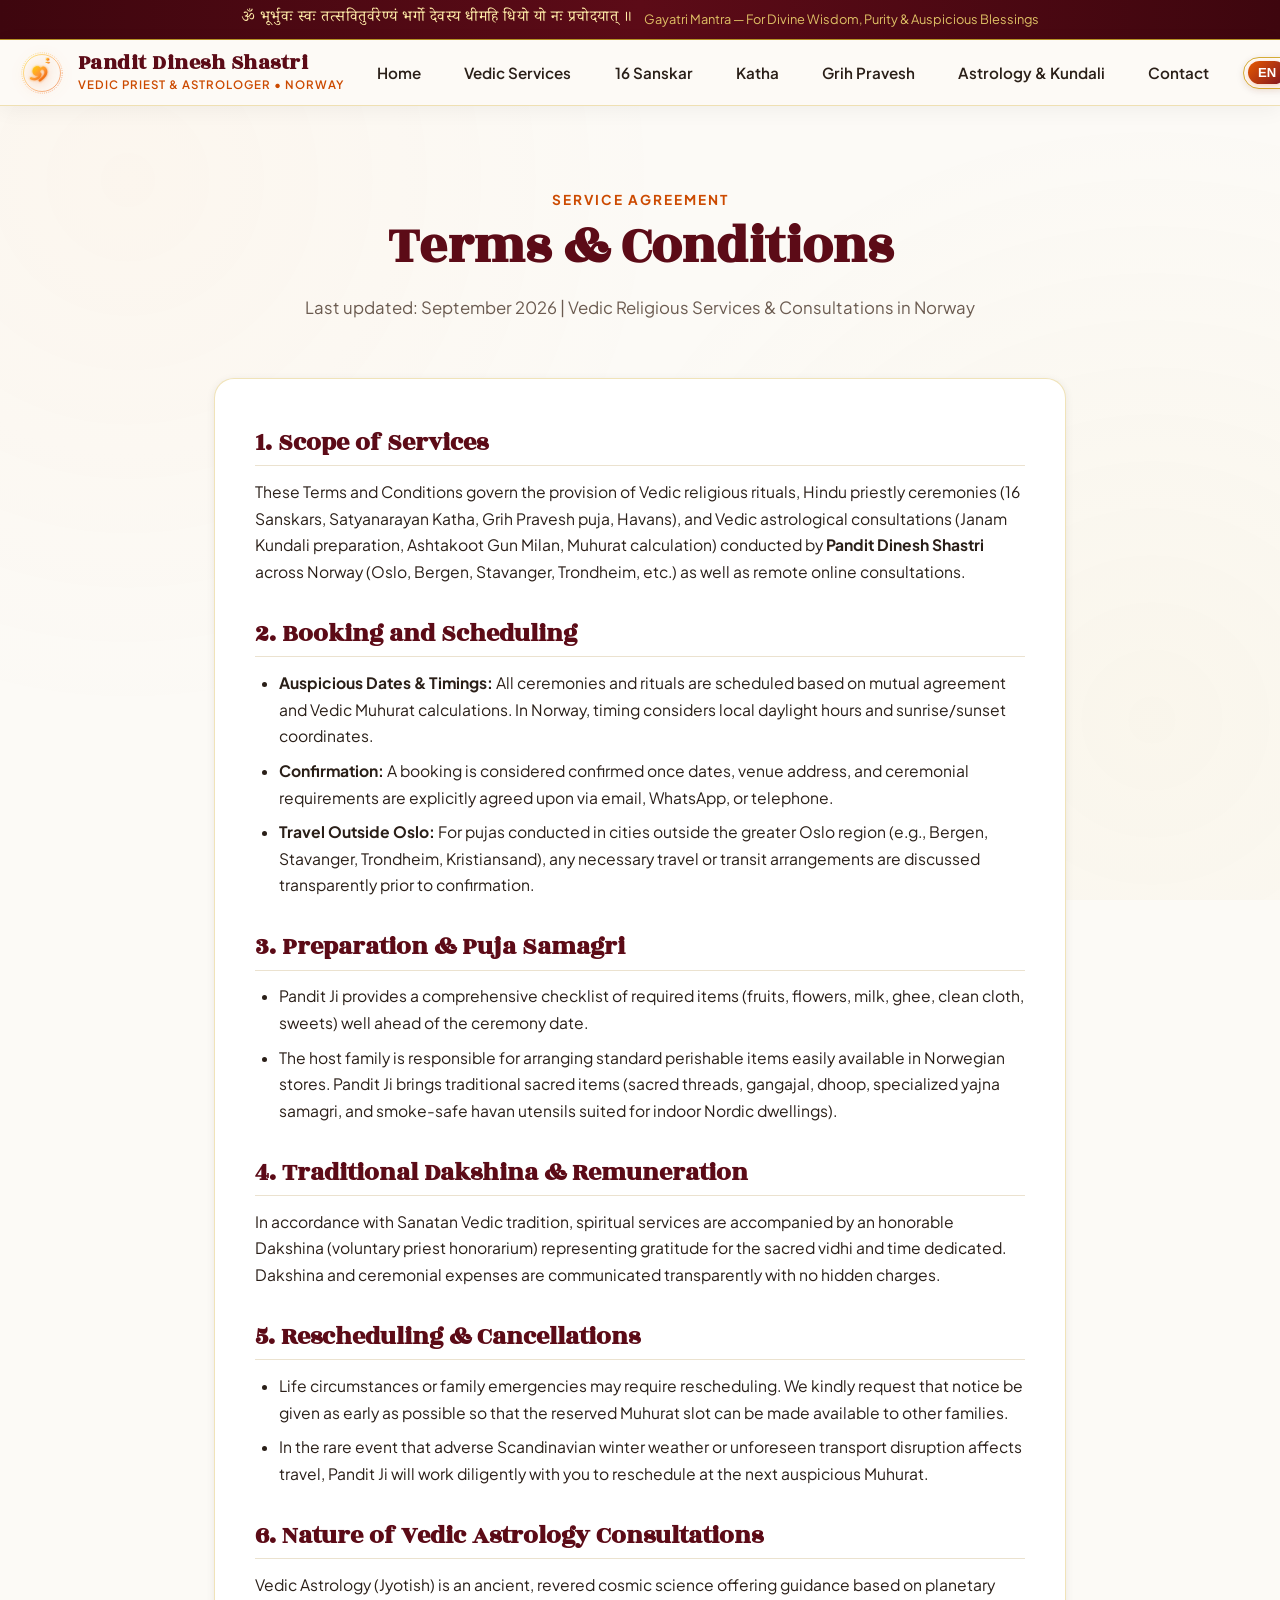
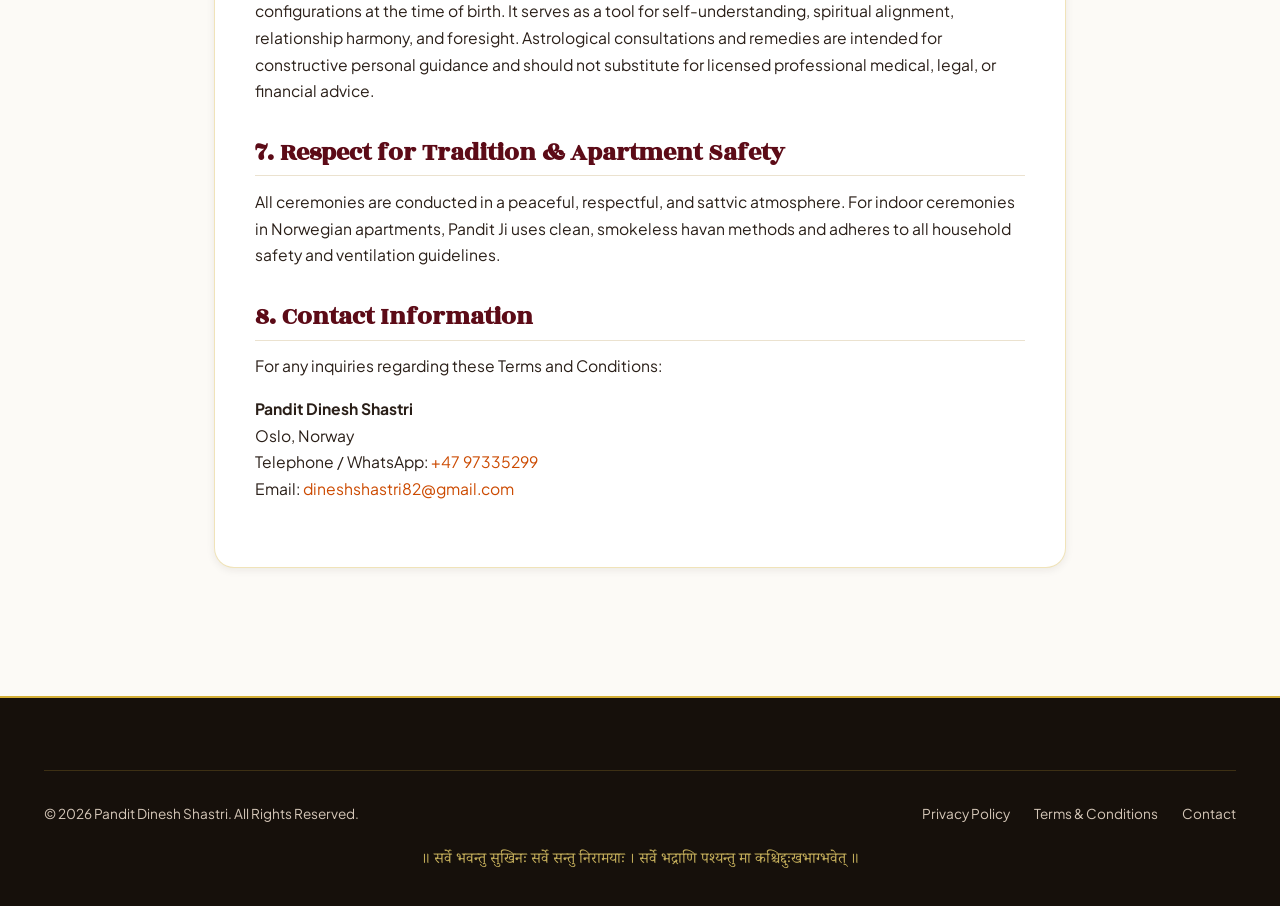
<file: terms.html>
<!DOCTYPE html>
<html lang="en">
<head>
  <meta charset="UTF-8">
  <meta name="viewport" content="width=device-width, initial-scale=1.0">
  <title>Terms & Conditions | Pandit Dinesh Shastri - Vedic Services Norway</title>
  <meta name="description" content="Terms and Conditions for Vedic Religious and Astrological Services by Pandit Dinesh Shastri in Norway. Guidelines on bookings, consultations, and ceremonial conduct.">
  <link rel="icon" type="image/svg+xml" href="assets/icons/om.svg">

  <link rel="preconnect" href="https://fonts.googleapis.com">
  <link rel="preconnect" href="https://fonts.gstatic.com" crossorigin>
  <link href="https://fonts.googleapis.com/css2?family=Cinzel+Decorative:wght@700&family=Noto+Serif+Devanagari:wght@400;600;700&family=Plus+Jakarta+Sans:wght@400;500;600;700;800&family=Rozha+One&family=Yatra+One&display=swap" rel="stylesheet">

  <link rel="stylesheet" href="css/style.css">
</head>
<body>

  <!-- Top Ribbon -->
  <div class="sacred-ticker">
    <div class="sacred-ticker-inner">
      <span class="sacred-shloka-text" data-i18n="ticker_shloka">ॐ भूर्भुवः स्वः तत्सवितुर्वरेण्यं भर्गो देवस्य धीमहि धियो यो नः प्रचोदयात् ॥</span>
      <span class="sacred-shloka-sub" data-i18n="ticker_sub">Gayatri Mantra — For Divine Wisdom, Purity & Auspicious Blessings</span>
    </div>
  </div>

  <!-- Header -->
  <header class="navbar-header">
    <div class="container navbar-inner">
      <a href="index.html" class="brand-logo">
        <img src="assets/icons/om.svg" alt="Sacred Om" class="brand-icon">
        <div class="brand-text">
          <span class="brand-name">Pandit Dinesh Shastri</span>
          <span class="brand-tagline">Vedic Priest & Astrologer • Norway</span>
        </div>
      </a>

      <nav class="nav-menu">
        <a href="index.html#home" class="nav-link" data-i18n="nav_home">Home</a>
        <a href="index.html#services" class="nav-link" data-i18n="nav_services">Services</a>
        <a href="index.html#sanskars" class="nav-link" data-i18n="nav_sanskar">16 Sanskar</a>
        <a href="index.html#katha" class="nav-link" data-i18n="nav_katha">Katha</a>
        <a href="index.html#griha" class="nav-link" data-i18n="nav_griha">Grih Pravesh</a>
        <a href="index.html#astrology" class="nav-link" data-i18n="nav_astrology">Astrology & Kundali</a>
        <a href="contact.html" class="nav-link" data-i18n="nav_contact">Contact</a>
      </nav>

      <div class="nav-actions">
        <div class="lang-switcher">
          <button type="button" class="lang-btn active" data-lang="en">EN</button>
          <button type="button" class="lang-btn" data-lang="hi">हिन्दी</button>
        </div>
        <button type="button" class="mobile-nav-toggle">☰</button>
      </div>
    </div>
  </header>

  <!-- Legal Content -->
  <main class="section">
    <div class="container" style="max-width: 900px;">
      <div class="section-header">
        <span class="section-tag">Service Agreement</span>
        <h1 class="section-title">Terms & Conditions</h1>
        <p class="section-subtitle">Last updated: September 2026 | Vedic Religious Services & Consultations in Norway</p>
      </div>

      <div class="legal-content-card">
        <h2>1. Scope of Services</h2>
        <p>
          These Terms and Conditions govern the provision of Vedic religious rituals, Hindu priestly ceremonies (16 Sanskars, Satyanarayan Katha, Grih Pravesh puja, Havans), and Vedic astrological consultations (Janam Kundali preparation, Ashtakoot Gun Milan, Muhurat calculation) conducted by <strong>Pandit Dinesh Shastri</strong> across Norway (Oslo, Bergen, Stavanger, Trondheim, etc.) as well as remote online consultations.
        </p>

        <h2>2. Booking and Scheduling</h2>
        <ul>
          <li><strong>Auspicious Dates & Timings:</strong> All ceremonies and rituals are scheduled based on mutual agreement and Vedic Muhurat calculations. In Norway, timing considers local daylight hours and sunrise/sunset coordinates.</li>
          <li><strong>Confirmation:</strong> A booking is considered confirmed once dates, venue address, and ceremonial requirements are explicitly agreed upon via email, WhatsApp, or telephone.</li>
          <li><strong>Travel Outside Oslo:</strong> For pujas conducted in cities outside the greater Oslo region (e.g., Bergen, Stavanger, Trondheim, Kristiansand), any necessary travel or transit arrangements are discussed transparently prior to confirmation.</li>
        </ul>

        <h2>3. Preparation & Puja Samagri</h2>
        <ul>
          <li>Pandit Ji provides a comprehensive checklist of required items (fruits, flowers, milk, ghee, clean cloth, sweets) well ahead of the ceremony date.</li>
          <li>The host family is responsible for arranging standard perishable items easily available in Norwegian stores. Pandit Ji brings traditional sacred items (sacred threads, gangajal, dhoop, specialized yajna samagri, and smoke-safe havan utensils suited for indoor Nordic dwellings).</li>
        </ul>

        <h2>4. Traditional Dakshina & Remuneration</h2>
        <p>
          In accordance with Sanatan Vedic tradition, spiritual services are accompanied by an honorable Dakshina (voluntary priest honorarium) representing gratitude for the sacred vidhi and time dedicated. Dakshina and ceremonial expenses are communicated transparently with no hidden charges.
        </p>

        <h2>5. Rescheduling & Cancellations</h2>
        <ul>
          <li>Life circumstances or family emergencies may require rescheduling. We kindly request that notice be given as early as possible so that the reserved Muhurat slot can be made available to other families.</li>
          <li>In the rare event that adverse Scandinavian winter weather or unforeseen transport disruption affects travel, Pandit Ji will work diligently with you to reschedule at the next auspicious Muhurat.</li>
        </ul>

        <h2>6. Nature of Vedic Astrology Consultations</h2>
        <p>
          Vedic Astrology (Jyotish) is an ancient, revered cosmic science offering guidance based on planetary configurations at the time of birth. It serves as a tool for self-understanding, spiritual alignment, relationship harmony, and foresight. Astrological consultations and remedies are intended for constructive personal guidance and should not substitute for licensed professional medical, legal, or financial advice.
        </p>

        <h2>7. Respect for Tradition & Apartment Safety</h2>
        <p>
          All ceremonies are conducted in a peaceful, respectful, and sattvic atmosphere. For indoor ceremonies in Norwegian apartments, Pandit Ji uses clean, smokeless havan methods and adheres to all household safety and ventilation guidelines.
        </p>

        <h2>8. Contact Information</h2>
        <p>
          For any inquiries regarding these Terms and Conditions:
        </p>
        <p>
          <strong>Pandit Dinesh Shastri</strong><br>
          Oslo, Norway<br>
          Telephone / WhatsApp: <a href="tel:+4797335299">+47 97335299</a><br>
          Email: <a href="mailto:dineshshastri82@gmail.com">dineshshastri82@gmail.com</a>
        </p>
      </div>
    </div>
  </main>

  <!-- Footer -->
  <footer class="footer-master">
    <div class="container">
      <div class="footer-bottom">
        <div>© 2026 Pandit Dinesh Shastri. All Rights Reserved.</div>
        <div class="footer-legal-links">
          <a href="privacy.html">Privacy Policy</a>
          <a href="terms.html">Terms & Conditions</a>
          <a href="contact.html">Contact</a>
        </div>
      </div>
      <div class="footer-benediction">
        ॥ सर्वे भवन्तु सुखिनः सर्वे सन्तु निरामयाः । सर्वे भद्राणि पश्यन्तु मा कश्चिद्दुःखभाग्भवेत् ॥
      </div>
    </div>
  </footer>

  <script src="js/translations.js"></script>
  <script src="js/main.js"></script>
</body>
</html>
</file>
<file: css/style.css>
/* ==========================================================================
   Vedic Astrologer & Hindu Priest in Norway - Pandit Dinesh Shastri
   Design System & Master Stylesheet
   ========================================================================== */

:root {
  /* Sacred Vedic Palette */
  --saffron-50: #FFF6EC;
  --saffron-100: #FFE7CC;
  --saffron-200: #FFCF99;
  --saffron-300: #FFA852;
  --saffron-400: #FF851A;
  --saffron-500: #E65A00; /* Sacred Kesariya */
  --saffron-600: #CC4A00;
  --saffron-700: #A83800;

  --gold-100: #FBF4D8;
  --gold-200: #F6E6A6;
  --gold-300: #EED46E;
  --gold-400: #E2BF36;
  --gold-500: #D4AF37; /* Suvarna Gold */
  --gold-600: #B89326;
  --gold-700: #8C6F19;

  --maroon-900: #3E060E;
  --maroon-800: #5C0B17;
  --maroon-700: #7E1222; /* Sacred Kumkum */
  --maroon-600: #A01B2E;

  --sand-50: #FCFAF6;
  --sand-100: #F6F1E6;
  --sand-200: #EBE2CF;
  --sand-300: #DFD3BA;

  --dark-charcoal: #16100B;
  --dark-surface: #241A13;
  --dark-surface-elevated: #32241A;
  --text-main: #2A1F18;
  --text-muted: #6B5B50;
  --text-light: #FAF6F0;
  --text-light-muted: #D5C7B8;

  --border-gold: rgba(212, 175, 55, 0.35);
  --border-saffron: rgba(230, 90, 0, 0.25);
  
  --shadow-sm: 0 2px 8px rgba(36, 26, 19, 0.08);
  --shadow-md: 0 6px 20px rgba(36, 26, 19, 0.12);
  --shadow-lg: 0 12px 36px rgba(36, 26, 19, 0.16);
  --shadow-gold: 0 8px 28px rgba(212, 175, 55, 0.28);
  --shadow-saffron: 0 8px 24px rgba(230, 90, 0, 0.25);

  --font-serif-vedic: 'Rozha One', 'Cinzel Decorative', serif;
  --font-devanagari: 'Noto Serif Devanagari', 'Yatra One', serif;
  --font-sans: 'Plus Jakarta Sans', system-ui, -apple-system, sans-serif;

  --radius-sm: 6px;
  --radius-md: 12px;
  --radius-lg: 20px;
  --radius-full: 9999px;

  --transition-fast: 0.2s ease;
  --transition-smooth: 0.35s cubic-bezier(0.16, 1, 0.3, 1);
}

/* Reset & Base */
*, *::before, *::after {
  box-sizing: border-box;
  margin: 0;
  padding: 0;
}

html {
  scroll-behavior: smooth;
  font-size: 16px;
}

body {
  font-family: var(--font-sans);
  color: var(--text-main);
  background-color: var(--sand-50);
  line-height: 1.65;
  overflow-x: hidden;
  position: relative;
}

/* Auspicious background subtle texture */
body::before {
  content: "";
  position: fixed;
  top: 0;
  left: 0;
  width: 100vw;
  height: 100vh;
  pointer-events: none;
  background-image: 
    radial-gradient(circle at 10% 20%, rgba(255, 153, 51, 0.04) 0%, transparent 40%),
    radial-gradient(circle at 90% 80%, rgba(212, 175, 55, 0.05) 0%, transparent 45%);
  z-index: -1;
}

/* Typography Defaults */
h1, h2, h3, h4, .vedic-heading {
  font-family: var(--font-serif-vedic);
  color: var(--maroon-800);
  line-height: 1.25;
  font-weight: 600;
}

h1 { font-size: clamp(2.2rem, 5vw, 3.4rem); }
h2 { font-size: clamp(1.8rem, 3.8vw, 2.6rem); }
h3 { font-size: clamp(1.3rem, 2.5vw, 1.8rem); }
h4 { font-size: 1.15rem; }

p {
  margin-bottom: 1rem;
}

a {
  color: var(--saffron-600);
  text-decoration: none;
  transition: color var(--transition-fast);
}

a:hover {
  color: var(--saffron-700);
}

img, svg {
  display: block;
  max-width: 100%;
}

.container {
  width: 100%;
  max-width: 1240px;
  margin: 0 auto;
  padding: 0 1.5rem;
}

/* Sacred Shloka Ribbon */
.sacred-ticker {
  background: linear-gradient(90deg, var(--maroon-900), var(--maroon-800), var(--maroon-900));
  color: var(--gold-200);
  padding: 0.45rem 1rem;
  font-size: 0.88rem;
  display: flex;
  justify-content: space-between;
  align-items: center;
  border-bottom: 1px solid var(--gold-600);
}

.sacred-ticker-inner {
  display: flex;
  align-items: center;
  gap: 0.75rem;
  margin: 0 auto;
  text-align: center;
}

.sacred-shloka-text {
  font-family: var(--font-devanagari);
  font-size: 0.95rem;
  letter-spacing: 0.5px;
  color: #FFECA8;
}

.sacred-shloka-sub {
  color: var(--gold-300);
  font-size: 0.8rem;
  opacity: 0.9;
}

/* Navigation Bar */
.navbar-header {
  position: sticky;
  top: 0;
  z-index: 1000;
  background: rgba(253, 250, 246, 0.96);
  backdrop-filter: blur(12px);
  -webkit-backdrop-filter: blur(12px);
  border-bottom: 1px solid var(--border-gold);
  box-shadow: 0 4px 20px rgba(36, 26, 19, 0.05);
  transition: all var(--transition-smooth);
}

.navbar-inner {
  display: flex;
  align-items: center;
  justify-content: space-between;
  gap: 1.5rem;
  padding: 0.65rem 0;
}

.brand-logo {
  display: flex;
  align-items: center;
  gap: 0.85rem;
  text-decoration: none;
  flex-shrink: 0;
}

.brand-icon {
  width: 44px;
  height: 44px;
  filter: drop-shadow(0 2px 6px rgba(230, 90, 0, 0.3));
  transition: transform var(--transition-smooth);
}

.brand-logo:hover .brand-icon {
  transform: rotate(10deg) scale(1.08);
}

.brand-text {
  display: flex;
  flex-direction: column;
}

.brand-name {
  font-family: var(--font-serif-vedic);
  font-size: 1.35rem;
  font-weight: 700;
  color: var(--maroon-800);
  line-height: 1.1;
  letter-spacing: 0.5px;
  white-space: nowrap;
}

.brand-tagline {
  font-size: 0.72rem;
  font-weight: 600;
  color: var(--saffron-600);
  letter-spacing: 1px;
  text-transform: uppercase;
  white-space: nowrap;
}

.nav-menu {
  display: flex;
  align-items: center;
  list-style: none;
  gap: 1.5rem;
  margin: 0;
  padding: 0;
}

.nav-link {
  font-size: 0.95rem;
  font-weight: 600;
  color: var(--text-main);
  padding: 0.4rem 0.6rem;
  position: relative;
  transition: color var(--transition-fast);
  white-space: nowrap;
  display: inline-flex;
  align-items: center;
}

.nav-link:hover, .nav-link.active {
  color: var(--saffron-600);
}

.nav-link::after {
  content: "";
  position: absolute;
  bottom: 0;
  left: 50%;
  width: 0;
  height: 2px;
  background: linear-gradient(90deg, var(--saffron-500), var(--gold-500));
  transition: all var(--transition-smooth);
  transform: translateX(-50%);
}

.nav-link:hover::after, .nav-link.active::after {
  width: 80%;
}

/* Navigation Dropdowns */
.nav-item-dropdown {
  position: relative;
  display: inline-flex;
  align-items: center;
  padding-bottom: 8px;
  margin-bottom: -8px;
}

.dropdown-toggle {
  display: inline-flex;
  align-items: center;
  gap: 0.35rem;
  cursor: pointer;
}

.dropdown-arrow {
  font-size: 0.7rem;
  color: var(--saffron-500);
  transition: transform var(--transition-fast);
  display: inline-block;
}

.nav-item-dropdown:hover .dropdown-arrow,
.nav-item-dropdown:focus-within .dropdown-arrow,
.nav-item-dropdown.is-open .dropdown-arrow {
  transform: rotate(180deg);
}

.dropdown-menu {
  position: absolute;
  top: 100%;
  left: 50%;
  transform: translateX(-50%) translateY(6px);
  background: #FFFFFF;
  border: 1.5px solid var(--border-gold);
  border-radius: var(--radius-md);
  box-shadow: 0 16px 40px rgba(36, 26, 19, 0.16), 0 2px 10px rgba(212, 175, 55, 0.15);
  padding: 0.85rem;
  min-width: 280px;
  opacity: 0;
  visibility: hidden;
  pointer-events: none;
  transition: opacity 0.22s cubic-bezier(0.16, 1, 0.3, 1), transform 0.22s cubic-bezier(0.16, 1, 0.3, 1), visibility 0.22s;
  z-index: 1200;
}

/* Invisible hover bridge */
.dropdown-menu::before {
  content: "";
  position: absolute;
  top: -10px;
  left: 0;
  right: 0;
  height: 12px;
  background: transparent;
}

/* Pointer arrow */
.dropdown-menu::after {
  content: "";
  position: absolute;
  top: -6px;
  left: 50%;
  transform: translateX(-50%) rotate(45deg);
  width: 11px;
  height: 11px;
  background: #FFF;
  border-left: 1.5px solid var(--border-gold);
  border-top: 1.5px solid var(--border-gold);
}

.nav-item-dropdown:hover .dropdown-menu,
.nav-item-dropdown:focus-within .dropdown-menu,
.nav-item-dropdown.is-open .dropdown-menu {
  opacity: 1;
  visibility: visible;
  pointer-events: auto;
  transform: translateX(-50%) translateY(0);
}

.dropdown-menu-wide {
  min-width: 540px;
  padding: 1rem;
}

.dropdown-grid {
  display: grid;
  grid-template-columns: 1fr 1fr;
  gap: 0.5rem;
}

.dropdown-link {
  display: flex;
  align-items: center;
  gap: 0.75rem;
  padding: 0.6rem 0.8rem;
  border-radius: var(--radius-sm);
  text-decoration: none;
  transition: all var(--transition-fast);
  border: 1px solid transparent;
}

.dropdown-link:hover {
  background: var(--sand-50);
  border-color: var(--border-gold);
  transform: translateX(3px);
}

.dropdown-icon {
  font-size: 1.3rem;
  flex-shrink: 0;
}

.dropdown-link div {
  display: flex;
  flex-direction: column;
}

.dropdown-link strong {
  font-size: 0.9rem;
  color: var(--maroon-800);
  line-height: 1.2;
}

.dropdown-link small {
  font-size: 0.75rem;
  color: var(--text-muted);
  line-height: 1.2;
  margin-top: 0.2rem;
}

.nav-actions {
  display: flex;
  align-items: center;
  gap: 0.85rem;
  flex-shrink: 0;
}

.btn-header-cta {
  white-space: nowrap;
  font-size: 0.88rem;
  padding: 0.55rem 1.15rem;
}

/* Language Switcher Pill */
.lang-switcher {
  display: inline-flex;
  align-items: center;
  background: #FFF;
  border: 1.5px solid var(--gold-500);
  border-radius: var(--radius-full);
  padding: 3px 4px;
  box-shadow: var(--shadow-sm);
  flex-shrink: 0;
}

.lang-btn {
  background: transparent;
  border: none;
  cursor: pointer;
  padding: 4px 10px;
  font-size: 0.82rem;
  font-weight: 700;
  color: var(--text-muted);
  border-radius: var(--radius-full);
  transition: all var(--transition-fast);
}

.lang-btn.active {
  background: linear-gradient(135deg, var(--saffron-500), var(--maroon-700));
  color: #FFF;
  box-shadow: 0 2px 8px rgba(230, 90, 0, 0.3);
}

/* Buttons */
.btn {
  display: inline-flex;
  align-items: center;
  justify-content: center;
  gap: 0.5rem;
  font-weight: 600;
  font-size: 0.95rem;
  padding: 0.7rem 1.4rem;
  border-radius: var(--radius-full);
  cursor: pointer;
  transition: all var(--transition-smooth);
  border: none;
  text-decoration: none;
}

.btn-primary {
  background: linear-gradient(135deg, var(--saffron-500), var(--maroon-700));
  color: #FFF;
  box-shadow: var(--shadow-saffron);
}

.btn-primary:hover {
  background: linear-gradient(135deg, var(--saffron-600), var(--maroon-800));
  color: #FFF;
  transform: translateY(-2px);
  box-shadow: 0 8px 24px rgba(126, 18, 34, 0.35);
}

.btn-secondary {
  background: #FFF;
  color: var(--maroon-800);
  border: 1.5px solid var(--gold-500);
  box-shadow: var(--shadow-sm);
}

.btn-secondary:hover {
  background: var(--gold-100);
  border-color: var(--gold-600);
  color: var(--maroon-900);
  transform: translateY(-2px);
}

.btn-gold {
  background: linear-gradient(135deg, #F3C044, #D4AF37, #AA771C);
  color: #1A0F03;
  font-weight: 700;
  box-shadow: var(--shadow-gold);
}

.btn-gold:hover {
  background: linear-gradient(135deg, #FFD56B, #E2BF36, #BD8524);
  transform: translateY(-2px);
}

.btn-whatsapp {
  background: #25D366;
  color: #FFF;
  box-shadow: 0 4px 16px rgba(37, 211, 102, 0.35);
}

.btn-whatsapp:hover {
  background: #20BA5A;
  color: #FFF;
  transform: translateY(-2px);
}

.btn-call {
  background: var(--maroon-800);
  color: var(--gold-200);
  border: 1px solid var(--gold-500);
}

.btn-call:hover {
  background: var(--maroon-900);
  color: #FFF;
}

/* Mobile Nav Toggle Button */
.mobile-nav-toggle {
  display: none;
  align-items: center;
  justify-content: center;
  width: 42px;
  height: 42px;
  background: #FFFFFF;
  border: 1.5px solid var(--border-gold);
  color: var(--maroon-800);
  border-radius: var(--radius-sm);
  padding: 0;
  cursor: pointer;
  font-size: 1.35rem;
  box-shadow: var(--shadow-sm);
  transition: all var(--transition-fast);
  flex-shrink: 0;
}

.mobile-nav-toggle:hover {
  background: var(--sand-100);
  border-color: var(--gold-500);
  color: var(--saffron-600);
}

/* ==========================================================================
   Mobile Navigation Drawer & Backdrop System
   ========================================================================== */
.mobile-nav-backdrop {
  position: fixed;
  top: 0;
  left: 0;
  width: 100vw;
  height: 100vh;
  background: rgba(26, 16, 12, 0.65);
  backdrop-filter: blur(4px);
  -webkit-backdrop-filter: blur(4px);
  z-index: 1999;
  opacity: 0;
  visibility: hidden;
  pointer-events: none;
  transition: opacity 0.3s ease, visibility 0.3s ease;
}

.mobile-nav-backdrop.open {
  opacity: 1;
  visibility: visible;
  pointer-events: auto;
}

.mobile-nav-drawer {
  position: fixed;
  top: 0;
  right: 0;
  width: 86vw;
  max-width: 360px;
  height: 100vh;
  height: 100dvh;
  background: #FFFDF9;
  border-left: 2px solid var(--border-gold);
  box-shadow: -10px 0 35px rgba(36, 26, 19, 0.25);
  z-index: 2000;
  transform: translateX(105%);
  transition: transform 0.35s cubic-bezier(0.16, 1, 0.3, 1);
  display: flex;
  flex-direction: column;
  visibility: hidden;
  pointer-events: none;
}

.mobile-nav-drawer.open {
  transform: translateX(0);
  visibility: visible;
  pointer-events: auto;
}

.mobile-drawer-header {
  display: flex;
  align-items: center;
  justify-content: space-between;
  padding: 1rem 1.25rem;
  background: #FFFFFF;
  border-bottom: 1.5px solid var(--border-gold);
  flex-shrink: 0;
}

.mobile-drawer-close {
  background: var(--sand-100);
  border: 1.5px solid var(--border-gold);
  color: var(--maroon-800);
  width: 36px;
  height: 36px;
  border-radius: 50%;
  display: flex;
  align-items: center;
  justify-content: center;
  font-size: 1.1rem;
  font-weight: 700;
  cursor: pointer;
  transition: all var(--transition-fast);
}

.mobile-drawer-close:hover {
  background: var(--maroon-800);
  color: #FFF;
  border-color: var(--maroon-800);
}

.mobile-drawer-body {
  flex: 1;
  overflow-y: auto;
  -webkit-overflow-scrolling: touch;
  padding: 1rem 1.15rem;
  display: flex;
  flex-direction: column;
  gap: 0.35rem;
}

.mobile-drawer-body::-webkit-scrollbar {
  width: 5px;
}
.mobile-drawer-body::-webkit-scrollbar-thumb {
  background: var(--sand-300);
  border-radius: 4px;
}

.mobile-section-heading {
  font-size: 0.75rem;
  font-weight: 800;
  text-transform: uppercase;
  letter-spacing: 1px;
  color: var(--saffron-700);
  padding: 0.75rem 0.5rem 0.3rem;
  border-top: 1px dashed var(--sand-200);
  margin-top: 0.5rem;
}

.mobile-section-heading:first-of-type {
  border-top: none;
  padding-top: 0.2rem;
  margin-top: 0;
}

.mobile-nav-link {
  font-size: 0.98rem;
  font-weight: 700;
  color: var(--maroon-900);
  padding: 0.65rem 0.85rem;
  border-radius: var(--radius-sm);
  display: flex;
  align-items: center;
  gap: 0.6rem;
  transition: all var(--transition-fast);
  text-decoration: none;
}

.mobile-nav-link:hover, .mobile-nav-link:active {
  background: var(--sand-100);
  color: var(--saffron-600);
  padding-left: 1.1rem;
}

.mobile-nav-sublink {
  font-size: 0.9rem;
  font-weight: 600;
  color: var(--text-main);
  padding: 0.5rem 0.85rem 0.5rem 1.4rem;
  border-radius: var(--radius-sm);
  display: flex;
  align-items: center;
  gap: 0.55rem;
  transition: all var(--transition-fast);
  text-decoration: none;
  border-left: 2px solid transparent;
}

.mobile-nav-sublink:hover, .mobile-nav-sublink:active {
  background: #FFF;
  border-left-color: var(--gold-500);
  color: var(--maroon-800);
  padding-left: 1.65rem;
  box-shadow: var(--shadow-sm);
}

.mobile-drawer-footer {
  padding: 1rem 1.15rem;
  background: #FFFFFF;
  border-top: 1.5px solid var(--border-gold);
  display: flex;
  flex-direction: column;
  gap: 0.65rem;
  flex-shrink: 0;
}

.mobile-drawer-cta {
  width: 100%;
  text-align: center;
  padding: 0.75rem 1rem;
  font-size: 0.95rem;
  font-weight: 700;
  border-radius: var(--radius-full);
}

.mobile-drawer-actions {
  display: grid;
  grid-template-columns: 1fr 1fr;
  gap: 0.5rem;
}

.mobile-btn-call {
  padding: 0.6rem 0.5rem;
  font-size: 0.85rem;
  text-align: center;
  justify-content: center;
  border-radius: var(--radius-full);
}

.mobile-btn-wa {
  background: #25D366;
  color: #FFFFFF;
  border: 1px solid #1EBE5D;
  padding: 0.6rem 0.5rem;
  font-size: 0.85rem;
  text-align: center;
  justify-content: center;
  border-radius: var(--radius-full);
  font-weight: 700;
}

.mobile-btn-wa:hover {
  background: #20BA5A;
  color: #FFF;
}

/* Hero Section */
.hero-section {
  position: relative;
  padding: 4.5rem 0 5rem;
  background: linear-gradient(180deg, rgba(255, 231, 204, 0.35) 0%, rgba(253, 250, 246, 0.95) 100%);
  overflow: hidden;
  border-bottom: 1px solid var(--border-gold);
}

.hero-mandala-bg {
  position: absolute;
  top: -120px;
  right: -120px;
  width: 600px;
  height: 600px;
  opacity: 0.12;
  pointer-events: none;
  animation: slowRotate 120s linear infinite;
}

@keyframes slowRotate {
  from { transform: rotate(0deg); }
  to { transform: rotate(360deg); }
}

.hero-grid {
  display: grid;
  grid-template-columns: 1.15fr 0.85fr;
  gap: 3rem;
  align-items: center;
}

.hero-badge-pill {
  display: inline-flex;
  align-items: center;
  gap: 0.6rem;
  background: #FFF;
  border: 1.5px solid var(--gold-500);
  padding: 0.4rem 1.1rem;
  border-radius: var(--radius-full);
  font-size: 0.85rem;
  font-weight: 700;
  color: var(--maroon-800);
  box-shadow: var(--shadow-sm);
  margin-bottom: 1.25rem;
}

.norway-flag-icon {
  width: 18px;
  height: 13px;
  border-radius: 2px;
  box-shadow: 0 1px 3px rgba(0,0,0,0.2);
}

.hero-title {
  margin-bottom: 1rem;
  color: var(--maroon-900);
}

.hero-title span.highlight-gold {
  color: var(--saffron-500);
  position: relative;
  display: inline-block;
}

.hero-subtitle {
  font-size: 1.15rem;
  color: var(--text-muted);
  margin-bottom: 1.8rem;
  max-width: 580px;
}

.hero-actions {
  display: flex;
  flex-wrap: wrap;
  gap: 1rem;
  margin-bottom: 2.2rem;
}

.hero-trust-bar {
  display: flex;
  flex-wrap: wrap;
  gap: 1.8rem;
  padding-top: 1.5rem;
  border-top: 1px solid var(--border-gold);
}

.trust-item {
  display: flex;
  align-items: center;
  gap: 0.65rem;
}

.trust-icon {
  width: 24px;
  height: 24px;
}

.trust-text {
  font-size: 0.85rem;
  font-weight: 600;
  color: var(--text-main);
  line-height: 1.25;
}

/* Hero Right Card: Pandit Ji Presentation & Sacred Aura */
.hero-card-wrapper {
  position: relative;
}

.hero-profile-card {
  background: #FFF;
  border: 2px solid var(--gold-500);
  border-radius: var(--radius-lg);
  padding: 2.2rem;
  box-shadow: var(--shadow-gold);
  position: relative;
  text-align: center;
  overflow: hidden;
}

.hero-profile-card::before {
  content: "";
  position: absolute;
  top: 0;
  left: 0;
  right: 0;
  height: 8px;
  background: linear-gradient(90deg, var(--saffron-500), var(--gold-400), var(--maroon-700));
}

.profile-avatar-aura {
  width: 150px;
  height: 150px;
  margin: 0 auto 1.25rem;
  position: relative;
  display: flex;
  align-items: center;
  justify-content: center;
  border-radius: 50%;
  background: linear-gradient(135deg, var(--saffron-100), var(--gold-200));
  border: 3.5px solid var(--gold-500);
  box-shadow: 0 0 25px rgba(212, 175, 55, 0.45), 0 8px 20px rgba(0,0,0,0.12);
  overflow: hidden;
  padding: 4px;
}

.profile-avatar-img {
  width: 100%;
  height: 100%;
  object-fit: cover;
  object-position: center top;
  border-radius: 50%;
  display: block;
}

.profile-avatar-icon {
  width: 86px;
  height: 86px;
}

.priest-title {
  font-size: 1.6rem;
  margin-bottom: 0.35rem;
  color: var(--maroon-800);
}

.priest-role {
  font-size: 0.95rem;
  font-weight: 700;
  color: var(--saffron-600);
  margin-bottom: 1rem;
}

.priest-badges {
  display: flex;
  justify-content: center;
  flex-wrap: wrap;
  gap: 0.5rem;
  margin-bottom: 1.5rem;
}

.priest-badge {
  background: var(--sand-100);
  border: 1px solid var(--border-gold);
  font-size: 0.78rem;
  font-weight: 600;
  padding: 4px 10px;
  border-radius: var(--radius-full);
  color: var(--text-main);
}

.hero-contact-strip {
  background: var(--sand-50);
  border-radius: var(--radius-md);
  padding: 1rem;
  border: 1px dashed var(--gold-500);
}

.hero-contact-link {
  display: flex;
  align-items: center;
  justify-content: center;
  gap: 0.6rem;
  font-weight: 700;
  font-size: 1.15rem;
  color: var(--maroon-800);
}

.hero-contact-link:hover {
  color: var(--saffron-600);
}

/* Sacred Section Headers */
.section {
  padding: 5rem 0;
  position: relative;
}

.section-bg-sand {
  background-color: var(--sand-100);
}

.section-bg-dark {
  background: linear-gradient(180deg, var(--dark-charcoal) 0%, var(--dark-surface) 100%);
  color: var(--text-light);
}

.section-bg-dark h1,
.section-bg-dark h2,
.section-bg-dark h3,
.section-bg-dark h4 {
  color: #FFE599;
}

.section-bg-dark p {
  color: var(--text-light-muted);
}

.section-header {
  text-align: center;
  max-width: 760px;
  margin: 0 auto 3.5rem;
}

.section-ornament {
  display: flex;
  align-items: center;
  justify-content: center;
  gap: 1rem;
  margin-bottom: 0.75rem;
}

.ornament-line {
  width: 50px;
  height: 2px;
  background: linear-gradient(90deg, transparent, var(--gold-500));
}

.ornament-line.right {
  background: linear-gradient(90deg, var(--gold-500), transparent);
}

.ornament-icon {
  width: 26px;
  height: 26px;
}

.section-tag {
  font-size: 0.85rem;
  font-weight: 700;
  text-transform: uppercase;
  letter-spacing: 2px;
  color: var(--saffron-600);
}

.section-bg-dark .section-tag {
  color: var(--gold-300);
}

.section-title {
  margin-bottom: 0.85rem;
}

.section-subtitle {
  font-size: 1.05rem;
  color: var(--text-muted);
}

/* Service Cards Grid */
.services-grid {
  display: grid;
  grid-template-columns: repeat(auto-fit, minmax(280px, 1fr));
  gap: 2rem;
}

.service-card {
  background: #FFF;
  border-radius: var(--radius-lg);
  padding: 2.2rem 1.8rem;
  border: 1px solid var(--border-gold);
  box-shadow: var(--shadow-sm);
  transition: all var(--transition-smooth);
  display: flex;
  flex-direction: column;
  position: relative;
  overflow: hidden;
}

.service-card::before {
  content: "";
  position: absolute;
  top: 0;
  left: 0;
  width: 100%;
  height: 4px;
  background: linear-gradient(90deg, var(--saffron-500), var(--gold-400));
  opacity: 0;
  transition: opacity var(--transition-fast);
}

.service-card:hover {
  transform: translateY(-6px);
  box-shadow: var(--shadow-gold);
  border-color: var(--gold-500);
}

.service-card:hover::before {
  opacity: 1;
}

.service-icon-wrapper {
  width: 68px;
  height: 68px;
  border-radius: var(--radius-md);
  background: linear-gradient(135deg, var(--saffron-50), var(--gold-100));
  border: 1.5px solid var(--border-gold);
  display: flex;
  align-items: center;
  justify-content: center;
  margin-bottom: 1.4rem;
  transition: transform var(--transition-smooth);
}

.service-card:hover .service-icon-wrapper {
  transform: scale(1.08) rotate(5deg);
}

.service-icon {
  width: 38px;
  height: 38px;
}

.service-card-title {
  font-size: 1.4rem;
  margin-bottom: 0.6rem;
  color: var(--maroon-800);
}

.service-card-title-hi {
  font-family: var(--font-devanagari);
  font-size: 1.1rem;
  color: var(--saffron-600);
  display: block;
  margin-top: 0.15rem;
}

.service-card-desc {
  color: var(--text-muted);
  font-size: 0.95rem;
  margin-bottom: 1.4rem;
  flex-grow: 1;
}

.service-card-features {
  list-style: none;
  margin-bottom: 1.6rem;
  border-top: 1px solid var(--sand-200);
  padding-top: 1rem;
}

.service-card-features li {
  font-size: 0.88rem;
  color: var(--text-main);
  padding: 0.35rem 0;
  display: flex;
  align-items: center;
  gap: 0.5rem;
}

.feature-dot {
  color: var(--saffron-500);
  font-weight: bold;
}

.service-card-cta {
  display: flex;
  gap: 0.75rem;
}

/* 16 Sanskars Showcase Section */
.sanskar-tabs {
  display: flex;
  justify-content: center;
  flex-wrap: wrap;
  gap: 0.6rem;
  margin-bottom: 2.5rem;
}

.sanskar-tab-btn {
  background: #FFF;
  border: 1.5px solid var(--border-gold);
  padding: 0.5rem 1.2rem;
  border-radius: var(--radius-full);
  font-weight: 600;
  font-size: 0.88rem;
  color: var(--text-main);
  cursor: pointer;
  transition: all var(--transition-fast);
}

.sanskar-tab-btn.active, .sanskar-tab-btn:hover {
  background: var(--maroon-800);
  color: #FFF;
  border-color: var(--maroon-800);
}

.sanskar-grid {
  display: grid;
  grid-template-columns: repeat(auto-fill, minmax(260px, 1fr));
  gap: 1.5rem;
}

.sanskar-item {
  background: #FFF;
  border-radius: var(--radius-md);
  padding: 1.5rem;
  border: 1px solid var(--border-gold);
  box-shadow: var(--shadow-sm);
  transition: all var(--transition-fast);
  cursor: pointer;
  position: relative;
}

.sanskar-item:hover {
  border-color: var(--saffron-500);
  transform: translateY(-4px);
  box-shadow: var(--shadow-md);
}

.sanskar-number {
  position: absolute;
  top: 1rem;
  right: 1rem;
  width: 28px;
  height: 28px;
  border-radius: 50%;
  background: var(--saffron-100);
  color: var(--saffron-700);
  font-size: 0.75rem;
  font-weight: 700;
  display: flex;
  align-items: center;
  justify-content: center;
}

.sanskar-name {
  font-size: 1.15rem;
  color: var(--maroon-800);
  margin-bottom: 0.25rem;
}

.sanskar-name-hi {
  font-family: var(--font-devanagari);
  font-size: 0.95rem;
  color: var(--saffron-600);
  margin-bottom: 0.5rem;
  display: block;
}

.sanskar-phase {
  display: inline-block;
  font-size: 0.72rem;
  font-weight: 700;
  text-transform: uppercase;
  letter-spacing: 1px;
  color: var(--gold-700);
  background: var(--gold-100);
  padding: 2px 8px;
  border-radius: var(--radius-full);
  margin-bottom: 0.6rem;
}

.sanskar-desc {
  font-size: 0.85rem;
  color: var(--text-muted);
  margin-bottom: 0.8rem;
}

.sanskar-view-btn {
  font-size: 0.8rem;
  font-weight: 700;
  color: var(--saffron-600);
  display: inline-flex;
  align-items: center;
  gap: 0.25rem;
}

/* Astrological Kundali Showcase Box */
.astrology-box {
  background: #FFF;
  border: 2px solid var(--gold-500);
  border-radius: var(--radius-lg);
  padding: 3rem 2.5rem;
  box-shadow: var(--shadow-gold);
  display: grid;
  grid-template-columns: 0.9fr 1.1fr;
  gap: 3rem;
  align-items: center;
}

.kundali-chart-visual {
  text-align: center;
  position: relative;
}

.chart-svg-container {
  width: 260px;
  height: 260px;
  margin: 0 auto 1.25rem;
  padding: 1rem;
  background: var(--sand-50);
  border-radius: var(--radius-md);
  border: 1px solid var(--border-gold);
  box-shadow: var(--shadow-sm);
}

.gun-milan-pills {
  display: flex;
  flex-wrap: wrap;
  gap: 0.5rem;
  justify-content: center;
}

.gun-pill {
  font-size: 0.78rem;
  font-weight: 700;
  background: var(--saffron-50);
  border: 1px solid var(--border-saffron);
  padding: 3px 10px;
  border-radius: var(--radius-full);
  color: var(--saffron-700);
}

.astrology-content h3 {
  color: var(--maroon-800);
  margin-bottom: 1rem;
}

.astrology-list {
  list-style: none;
  margin-bottom: 1.8rem;
}

.astrology-list li {
  padding: 0.5rem 0;
  display: flex;
  align-items: flex-start;
  gap: 0.75rem;
  font-size: 0.95rem;
}

.check-icon {
  color: var(--saffron-500);
  font-size: 1.1rem;
  line-height: 1;
  margin-top: 0.15rem;
}

/* Booking Inquiry Form Section */
.booking-section {
  position: relative;
  padding: 5rem 0;
}

.booking-card {
  background: #FFF;
  border-radius: var(--radius-lg);
  border: 2px solid var(--gold-500);
  box-shadow: var(--shadow-lg);
  overflow: hidden;
  display: grid;
  grid-template-columns: 1fr 1.35fr;
}

.booking-sidebar {
  background: linear-gradient(135deg, var(--maroon-900), var(--maroon-800));
  color: var(--gold-100);
  padding: 3rem 2.2rem;
  display: flex;
  flex-direction: column;
  justify-content: space-between;
  position: relative;
}

.booking-sidebar h3 {
  color: #FFF;
  font-size: 1.8rem;
  margin-bottom: 0.85rem;
}

.booking-sidebar p {
  color: var(--gold-200);
  font-size: 0.95rem;
  margin-bottom: 2rem;
}

.contact-quick-list {
  list-style: none;
  display: flex;
  flex-direction: column;
  gap: 1.25rem;
  margin-bottom: 2rem;
}

.contact-quick-item {
  display: flex;
  align-items: center;
  gap: 1rem;
}

.quick-icon-circle {
  width: 44px;
  height: 44px;
  border-radius: 50%;
  background: rgba(212, 175, 55, 0.2);
  border: 1px solid var(--gold-500);
  display: flex;
  align-items: center;
  justify-content: center;
  font-size: 1.15rem;
  color: #FFD700;
}

.quick-details-title {
  font-size: 0.75rem;
  text-transform: uppercase;
  letter-spacing: 1px;
  color: var(--gold-300);
}

.quick-details-value {
  font-size: 1.05rem;
  font-weight: 700;
  color: #FFF;
}

.booking-form-area {
  padding: 3rem 2.5rem;
  background: #FFF;
}

.form-title {
  font-size: 1.5rem;
  color: var(--maroon-800);
  margin-bottom: 0.4rem;
}

.form-subtitle {
  font-size: 0.9rem;
  color: var(--text-muted);
  margin-bottom: 1.8rem;
}

.form-grid {
  display: grid;
  grid-template-columns: 1fr 1fr;
  gap: 1.25rem;
  margin-bottom: 1.25rem;
}

.form-group-full {
  grid-column: 1 / -1;
}

.form-label {
  display: block;
  font-size: 0.88rem;
  font-weight: 700;
  color: var(--text-main);
  margin-bottom: 0.4rem;
}

.form-label span.req {
  color: var(--maroon-700);
}

.form-control {
  width: 100%;
  padding: 0.75rem 1rem;
  font-size: 0.95rem;
  font-family: inherit;
  border: 1.5px solid var(--sand-300);
  border-radius: var(--radius-sm);
  background-color: var(--sand-50);
  transition: all var(--transition-fast);
}

.form-control:focus {
  outline: none;
  border-color: var(--saffron-500);
  background-color: #FFF;
  box-shadow: 0 0 0 3px rgba(230, 90, 0, 0.15);
}

textarea.form-control {
  resize: vertical;
  min-height: 100px;
}

/* Dynamic birth details container */
.birth-details-box {
  background: var(--sand-100);
  border: 1.5px dashed var(--gold-500);
  border-radius: var(--radius-md);
  padding: 1.25rem;
  margin-top: 0.5rem;
  display: none; /* toggled via JS */
}

.birth-details-box.show {
  display: block;
}

.birth-title {
  font-size: 0.95rem;
  font-weight: 700;
  color: var(--maroon-800);
  margin-bottom: 0.75rem;
  display: flex;
  align-items: center;
  gap: 0.5rem;
}

.form-submit-row {
  display: flex;
  flex-direction: column;
  gap: 0.85rem;
  margin-top: 1.5rem;
}

.form-disclaimer {
  font-size: 0.78rem;
  color: var(--text-muted);
  text-align: center;
}

/* Form feedback toast */
.form-feedback {
  display: none;
  padding: 1rem 1.25rem;
  border-radius: var(--radius-md);
  margin-top: 1rem;
  font-size: 0.95rem;
  font-weight: 600;
}

.form-feedback.success {
  display: block;
  background: #E8F5E9;
  color: #1B5E20;
  border: 1px solid #81C784;
}

.form-feedback.error {
  display: block;
  background: #FFEBEE;
  color: #B71C1C;
  border: 1px solid #E57373;
}

/* Norway Service Area Map representation */
.service-locations-grid {
  display: grid;
  grid-template-columns: repeat(auto-fill, minmax(180px, 1fr));
  gap: 1rem;
  margin-top: 2rem;
}

.location-chip {
  background: #FFF;
  border: 1.5px solid var(--border-gold);
  border-radius: var(--radius-md);
  padding: 1rem;
  text-align: center;
  box-shadow: var(--shadow-sm);
  transition: all var(--transition-fast);
}

.location-chip:hover {
  border-color: var(--saffron-500);
  background: var(--saffron-50);
  transform: translateY(-2px);
}

.location-name {
  font-weight: 700;
  font-size: 1rem;
  color: var(--maroon-800);
}

.location-type {
  font-size: 0.75rem;
  color: var(--saffron-600);
  font-weight: 600;
}

/* FAQ Accordion */
.faq-accordion {
  max-width: 820px;
  margin: 0 auto;
  display: flex;
  flex-direction: column;
  gap: 1rem;
}

.faq-item {
  background: #FFF;
  border: 1.5px solid var(--border-gold);
  border-radius: var(--radius-md);
  overflow: hidden;
  box-shadow: var(--shadow-sm);
}

.faq-question {
  width: 100%;
  padding: 1.25rem 1.5rem;
  text-align: left;
  background: transparent;
  border: none;
  font-size: 1.05rem;
  font-weight: 700;
  color: var(--maroon-800);
  display: flex;
  justify-content: space-between;
  align-items: center;
  cursor: pointer;
  transition: background-color var(--transition-fast);
}

.faq-question:hover {
  background-color: var(--sand-50);
}

.faq-toggle-icon {
  font-size: 1.25rem;
  color: var(--saffron-600);
  transition: transform var(--transition-smooth);
}

.faq-item.active .faq-toggle-icon {
  transform: rotate(180deg);
}

.faq-answer {
  max-height: 0;
  overflow: hidden;
  transition: max-height var(--transition-smooth);
  padding: 0 1.5rem;
  color: var(--text-muted);
  font-size: 0.95rem;
  line-height: 1.6;
}

.faq-item.active .faq-answer {
  max-height: 350px;
  padding: 0 1.5rem 1.25rem 1.5rem;
}

/* Modal / Dialog for Detailed 16 Sanskar */
dialog.sanskar-modal {
  max-width: 600px;
  width: 90%;
  margin: auto;
  border: 2px solid var(--gold-500);
  border-radius: var(--radius-lg);
  padding: 0;
  box-shadow: var(--shadow-lg);
  background: #FFF;
}

dialog::backdrop {
  background: rgba(22, 16, 11, 0.7);
  backdrop-filter: blur(4px);
}

.modal-header {
  background: linear-gradient(135deg, var(--maroon-900), var(--maroon-800));
  color: #FFF;
  padding: 1.25rem 1.5rem;
  display: flex;
  justify-content: space-between;
  align-items: center;
  border-bottom: 2px solid var(--gold-500);
}

.modal-title {
  font-size: 1.35rem;
  color: #FFE599;
}

.modal-close-btn {
  background: transparent;
  border: none;
  color: #FFF;
  font-size: 1.5rem;
  cursor: pointer;
  line-height: 1;
}

.modal-body {
  padding: 1.5rem;
}

.modal-body p {
  font-size: 0.95rem;
  color: var(--text-main);
  margin-bottom: 1rem;
}

.modal-highlight-box {
  background: var(--sand-100);
  border-left: 4px solid var(--saffron-500);
  padding: 1rem;
  border-radius: 0 var(--radius-sm) var(--radius-sm) 0;
  margin-bottom: 1.25rem;
}

.modal-footer {
  padding: 1rem 1.5rem;
  background: var(--sand-50);
  border-top: 1px solid var(--sand-200);
  display: flex;
  justify-content: flex-end;
  gap: 0.75rem;
}

/* Floating Action Button (Call & WhatsApp) */
.floating-actions {
  position: fixed;
  bottom: 1.5rem;
  right: 1.5rem;
  display: flex;
  flex-direction: column;
  gap: 0.75rem;
  z-index: 990;
}

.float-btn {
  width: 52px;
  height: 52px;
  border-radius: 50%;
  display: flex;
  align-items: center;
  justify-content: center;
  color: #FFF;
  font-size: 1.4rem;
  box-shadow: 0 4px 16px rgba(0,0,0,0.25);
  transition: all var(--transition-smooth);
}

.float-btn:hover {
  transform: scale(1.1);
}

.float-btn.whatsapp {
  background: #25D366;
}

.float-btn.phone {
  background: var(--saffron-500);
}

/* Footer */
.footer-master {
  background: var(--dark-charcoal);
  color: var(--text-light-muted);
  border-top: 2px solid var(--gold-500);
  padding: 4.5rem 0 2rem;
  position: relative;
}

.footer-grid {
  display: grid;
  grid-template-columns: 1.5fr 1fr 1fr 1.2fr;
  gap: 3rem;
  margin-bottom: 3.5rem;
}

.footer-brand .brand-name {
  color: var(--gold-300);
  font-size: 1.5rem;
}

.footer-desc {
  font-size: 0.9rem;
  margin: 1rem 0 1.5rem;
  color: var(--text-light-muted);
}

.footer-col h4 {
  color: #FFE599;
  font-size: 1.15rem;
  margin-bottom: 1.25rem;
  position: relative;
  padding-bottom: 0.4rem;
}

.footer-col h4::after {
  content: "";
  position: absolute;
  bottom: 0;
  left: 0;
  width: 32px;
  height: 2px;
  background: var(--saffron-500);
}

.footer-links {
  list-style: none;
}

.footer-links li {
  margin-bottom: 0.6rem;
}

.footer-links a {
  color: var(--text-light-muted);
  font-size: 0.9rem;
  transition: color var(--transition-fast);
}

.footer-links a:hover {
  color: var(--gold-300);
  padding-left: 4px;
}

.footer-contact-list {
  list-style: none;
  font-size: 0.9rem;
}

.footer-contact-list li {
  margin-bottom: 0.8rem;
  display: flex;
  align-items: flex-start;
  gap: 0.65rem;
}

.footer-contact-list a {
  color: var(--text-light);
}

.footer-contact-list a:hover {
  color: var(--gold-300);
}

.footer-bottom {
  border-top: 1px solid rgba(212, 175, 55, 0.2);
  padding-top: 2rem;
  display: flex;
  justify-content: space-between;
  align-items: center;
  flex-wrap: wrap;
  gap: 1rem;
  font-size: 0.85rem;
}

.footer-legal-links {
  display: flex;
  gap: 1.5rem;
}

.footer-legal-links a {
  color: var(--text-light-muted);
}

.footer-legal-links a:hover {
  color: var(--gold-300);
}

.footer-benediction {
  font-family: var(--font-devanagari);
  color: var(--gold-300);
  font-size: 0.95rem;
  text-align: center;
  width: 100%;
  margin-top: 1.5rem;
  opacity: 0.8;
}

/* Legal Pages Styling (privacy.html & terms.html) */
.legal-content-card {
  background: #FFF;
  border: 1px solid var(--border-gold);
  border-radius: var(--radius-lg);
  padding: 3rem 2.5rem;
  box-shadow: var(--shadow-sm);
  margin-bottom: 3rem;
}

.legal-content-card h2 {
  font-size: 1.6rem;
  color: var(--maroon-800);
  margin: 2rem 0 0.8rem;
  padding-bottom: 0.4rem;
  border-bottom: 1px solid var(--sand-200);
}

.legal-content-card h2:first-of-type {
  margin-top: 0;
}

.legal-content-card p, .legal-content-card li {
  font-size: 0.98rem;
  color: var(--text-main);
  line-height: 1.7;
}

.legal-content-card ul {
  margin: 0.75rem 0 1.5rem 1.5rem;
}

.legal-content-card li {
  margin-bottom: 0.5rem;
}

/* Responsive Breakpoints */
/* Responsive Breakpoints */
@media (max-width: 1024px) {
  .nav-menu {
    display: none !important;
  }

  .mobile-nav-toggle {
    display: inline-flex !important;
  }

  .hero-grid {
    grid-template-columns: 1fr;
    gap: 2.5rem;
  }
  
  .astrology-box {
    grid-template-columns: 1fr;
  }
  
  .booking-card {
    grid-template-columns: 1fr;
  }

  .footer-grid {
    grid-template-columns: 1fr 1fr;
    gap: 2.5rem;
  }
}

@media (max-width: 768px) {
  .sacred-ticker-inner {
    flex-direction: column;
    gap: 0.2rem;
  }

  .form-grid {
    grid-template-columns: 1fr;
  }

  .footer-grid {
    grid-template-columns: 1fr;
    gap: 2rem;
  }

  .footer-bottom {
    flex-direction: column;
    text-align: center;
  }
}

@media (max-width: 640px) {
  .btn-header-cta {
    display: none !important;
  }
}

@media (max-width: 480px) {
  .brand-icon {
    width: 36px;
    height: 36px;
  }
  .brand-name {
    font-size: 1.08rem;
  }
  .brand-tagline {
    font-size: 0.62rem;
    letter-spacing: 0.5px;
  }
  .lang-btn {
    padding: 3px 8px;
    font-size: 0.75rem;
  }
  .navbar-inner {
    gap: 0.5rem;
    padding: 0.45rem 0;
  }
}

/* ==========================================================================
   Vedic Indian Astrology & Panchang Hub - Dedicated Styling Suite
   ========================================================================== */

/* Sacred Vedic Invocation Banner */
.vedic-invocation-banner {
  background: linear-gradient(135deg, var(--maroon-900) 0%, #4A0812 50%, var(--maroon-800) 100%);
  color: #FFF;
  border-top: 3px solid var(--gold-500);
  border-bottom: 3px solid var(--gold-500);
  padding: 2.5rem 1.5rem;
  text-align: center;
  position: relative;
  overflow: hidden;
  box-shadow: inset 0 2px 16px rgba(0, 0, 0, 0.4);
}

.vedic-invocation-banner::before {
  content: "";
  position: absolute;
  top: -50%;
  left: -50%;
  width: 200%;
  height: 200%;
  background: radial-gradient(circle at center, rgba(212, 175, 55, 0.12) 0%, transparent 60%);
  pointer-events: none;
}

.invocation-om-glyph {
  font-size: 1.8rem;
  color: var(--gold-400);
  font-weight: 700;
  display: block;
  letter-spacing: 2px;
  margin-bottom: 0.5rem;
}

.invocation-main-title {
  font-family: var(--font-serif-vedic);
  font-size: clamp(1.6rem, 3.5vw, 2.4rem);
  color: #FFE599;
  letter-spacing: 1.5px;
  text-transform: uppercase;
  margin-bottom: 0.3rem;
  text-shadow: 0 2px 8px rgba(0, 0, 0, 0.6);
}

.invocation-sub-title {
  font-family: var(--font-devanagari);
  font-size: clamp(1.4rem, 2.8vw, 2rem);
  color: var(--saffron-200);
  font-weight: 700;
  display: block;
  margin-bottom: 0.5rem;
}

.invocation-tagline {
  font-family: var(--font-serif-vedic);
  font-size: 1.35rem;
  color: var(--gold-300);
  font-weight: 700;
  font-style: italic;
  display: inline-block;
  padding: 0.3rem 1.4rem;
  border-top: 1px solid rgba(212, 175, 55, 0.4);
  border-bottom: 1px solid rgba(212, 175, 55, 0.4);
  margin-bottom: 1rem;
}

.invocation-intro-p {
  max-width: 820px;
  margin: 0 auto;
  font-size: 1.05rem;
  line-height: 1.8;
  color: var(--sand-100);
  font-family: var(--font-devanagari);
}

/* Quick Access Navigation Bar */
.vedic-quick-nav-bar {
  background: #FFF;
  border-bottom: 1px solid var(--border-gold);
  box-shadow: 0 4px 14px rgba(36, 26, 19, 0.05);
  position: sticky;
  top: 70px;
  z-index: 95;
  padding: 0.75rem 0;
}

.quick-nav-inner {
  display: flex;
  align-items: center;
  gap: 0.6rem;
  overflow-x: auto;
  scrollbar-width: none;
  -webkit-overflow-scrolling: touch;
  padding: 0.2rem 0;
}

.quick-nav-inner::-webkit-scrollbar {
  display: none;
}

.quick-nav-pill {
  display: inline-flex;
  align-items: center;
  gap: 0.45rem;
  padding: 0.45rem 0.95rem;
  background: var(--sand-50);
  border: 1px solid var(--border-gold);
  border-radius: var(--radius-full);
  color: var(--maroon-800);
  font-size: 0.86rem;
  font-weight: 600;
  text-decoration: none;
  white-space: nowrap;
  transition: all var(--transition-fast);
  cursor: pointer;
}

.quick-nav-pill:hover, .quick-nav-pill.active {
  background: linear-gradient(135deg, var(--saffron-500), var(--saffron-600));
  color: #FFF;
  border-color: var(--saffron-600);
  box-shadow: var(--shadow-saffron);
  transform: translateY(-1px);
}

/* Master Hub Section & Tabs */
.vedic-hub-section {
  padding: 4.5rem 0;
  background: var(--sand-50);
}

.hub-tabs-container {
  display: flex;
  flex-wrap: wrap;
  gap: 0.5rem;
  justify-content: center;
  margin-bottom: 2.5rem;
}

.hub-tab-btn {
  background: #FFF;
  border: 1.5px solid var(--border-gold);
  color: var(--text-main);
  padding: 0.65rem 1.25rem;
  border-radius: var(--radius-full);
  font-size: 0.92rem;
  font-weight: 600;
  cursor: pointer;
  display: inline-flex;
  align-items: center;
  gap: 0.5rem;
  transition: all var(--transition-fast);
}

.hub-tab-btn:hover {
  background: var(--gold-100);
  border-color: var(--gold-500);
  color: var(--maroon-800);
}

.hub-tab-btn.active {
  background: linear-gradient(135deg, var(--maroon-800), var(--maroon-700));
  color: #FFF;
  border-color: var(--gold-500);
  box-shadow: 0 4px 14px rgba(92, 11, 23, 0.25);
}

.hub-tab-panel {
  display: none;
  opacity: 0;
  transform: translateY(10px);
  transition: opacity 0.3s ease, transform 0.3s ease;
}

.hub-tab-panel.active {
  display: block;
  opacity: 1;
  transform: translateY(0);
}

/* Daily Panchang 5 Angas Showcase & Consultation Card */
.panchang-anga-showcase {
  background: #FFFDF9;
  border: 1.5px solid var(--border-gold);
  border-radius: var(--radius-md);
  padding: 2rem 1.75rem;
  margin-bottom: 2rem;
  box-shadow: var(--shadow-sm);
}

.anga-cards-grid {
  display: grid;
  grid-template-columns: repeat(auto-fit, minmax(200px, 1fr));
  gap: 1.25rem;
}

.anga-card {
  background: #FFFFFF;
  border: 1px solid var(--sand-200);
  border-radius: var(--radius-sm);
  padding: 1.25rem;
  text-align: center;
  transition: all var(--transition-fast);
  display: flex;
  flex-direction: column;
  align-items: center;
}

.anga-card:hover {
  transform: translateY(-3px);
  border-color: var(--gold-500);
  box-shadow: var(--shadow-gold);
}

.anga-icon {
  font-size: 2rem;
  margin-bottom: 0.6rem;
}

.anga-name {
  font-size: 1.05rem;
  color: var(--maroon-800);
  margin-bottom: 0.4rem;
  display: block;
}

.anga-desc {
  font-size: 0.85rem;
  color: var(--text-muted);
  line-height: 1.45;
  margin: 0;
}

.panchang-consult-card {
  background: linear-gradient(135deg, #FFF8ED 0%, #FFFDF9 100%);
  border: 2px solid var(--gold-500);
  border-radius: var(--radius-md);
  padding: 2rem;
  box-shadow: var(--shadow-gold);
  display: flex;
  gap: 1.75rem;
  align-items: center;
}

.panchang-consult-icon {
  width: 68px;
  height: 68px;
  flex-shrink: 0;
  border-radius: 50%;
  background: linear-gradient(135deg, var(--saffron-500), var(--maroon-800));
  color: #FFF;
  font-size: 2.2rem;
  display: flex;
  align-items: center;
  justify-content: center;
  box-shadow: 0 6px 18px rgba(230, 90, 0, 0.3);
}

.panchang-consult-content {
  flex: 1;
}

.panchang-consult-actions {
  display: flex;
  gap: 0.85rem;
  flex-wrap: wrap;
}

@media (max-width: 768px) {
  .panchang-consult-card {
    flex-direction: column;
    text-align: center;
    padding: 1.5rem;
  }
  .panchang-consult-actions {
    justify-content: center;
    flex-direction: column;
    width: 100%;
  }
  .panchang-consult-actions .btn {
    width: 100%;
  }
}

/* Daily Panchang Cards */
.panchang-controls-bar {
  display: flex;
  gap: 1.25rem;
  flex-wrap: wrap;
  align-items: center;
  background: #FFF;
  border: 1.5px solid var(--border-gold);
  border-radius: var(--radius-md);
  padding: 1rem 1.5rem;
  margin-bottom: 2rem;
  box-shadow: var(--shadow-sm);
}

.panchang-control-group {
  display: flex;
  align-items: center;
  gap: 0.75rem;
}

.panchang-control-group label {
  font-size: 0.9rem;
  font-weight: 600;
  color: var(--maroon-800);
}

.panchang-control-group select,
.panchang-control-group input[type="date"] {
  padding: 0.45rem 0.9rem;
  border: 1px solid var(--gold-500);
  border-radius: var(--radius-sm);
  background: var(--sand-50);
  font-family: inherit;
  font-size: 0.92rem;
}

.panchang-grid-layout {
  display: grid;
  grid-template-columns: repeat(auto-fit, minmax(320px, 1fr));
  gap: 1.75rem;
}

.panchang-card {
  background: #FFF;
  border: 1.5px solid var(--border-gold);
  border-radius: var(--radius-lg);
  padding: 1.8rem;
  box-shadow: var(--shadow-sm);
  display: flex;
  flex-direction: column;
}

.panchang-primary-card {
  border-color: var(--gold-500);
  box-shadow: var(--shadow-gold);
}

.panchang-alert-card {
  border-color: rgba(220, 53, 69, 0.4);
  background: #FFFBFB;
}

.panchang-card-header {
  margin-bottom: 1.25rem;
  padding-bottom: 0.8rem;
  border-bottom: 1px solid var(--sand-200);
}

.panchang-badge {
  display: inline-block;
  font-size: 0.78rem;
  font-weight: 700;
  text-transform: uppercase;
  letter-spacing: 0.5px;
  background: var(--gold-100);
  color: var(--gold-700);
  padding: 0.2rem 0.6rem;
  border-radius: var(--radius-sm);
  margin-bottom: 0.4rem;
}

.panchang-card-header h3 {
  font-size: 1.25rem;
  color: var(--maroon-800);
  margin-bottom: 0.2rem;
}

.panchang-grid-2col {
  display: grid;
  grid-template-columns: 1fr 1fr;
  gap: 1rem;
}

.panchang-cell {
  background: var(--sand-50);
  padding: 0.75rem 1rem;
  border-radius: var(--radius-sm);
  border: 1px solid rgba(212, 175, 55, 0.2);
}

.cell-label {
  display: block;
  font-size: 0.78rem;
  color: var(--text-muted);
  margin-bottom: 0.2rem;
}

.cell-value {
  font-size: 0.95rem;
  color: var(--text-main);
  display: block;
}

/* Rashifal (Horoscope) Styling */
.rashi-pills-container {
  display: flex;
  flex-wrap: wrap;
  gap: 0.5rem;
  justify-content: center;
  margin-bottom: 1.5rem;
}

.rashi-pill {
  display: inline-flex;
  align-items: center;
  gap: 0.45rem;
  padding: 0.45rem 0.9rem;
  background: #FFF;
  border: 1px solid var(--border-gold);
  border-radius: var(--radius-full);
  font-size: 0.88rem;
  font-weight: 600;
  color: var(--text-main);
  cursor: pointer;
  transition: all var(--transition-fast);
}

.rashi-pill .rashi-glyph {
  font-size: 1.15rem;
  color: var(--saffron-500);
}

.rashi-pill:hover {
  background: var(--gold-100);
  border-color: var(--gold-500);
}

.rashi-pill.active {
  background: linear-gradient(135deg, var(--saffron-500), var(--saffron-600));
  color: #FFF;
  border-color: var(--saffron-600);
  box-shadow: var(--shadow-saffron);
}

.rashi-pill.active .rashi-glyph {
  color: #FFF;
}

.rashifal-time-tabs {
  display: flex;
  justify-content: center;
  gap: 0.5rem;
  margin-bottom: 2rem;
}

.rashifal-time-btn {
  background: #FFF;
  border: 1px solid var(--sand-300);
  padding: 0.4rem 1.1rem;
  border-radius: var(--radius-sm);
  font-size: 0.88rem;
  font-weight: 600;
  color: var(--text-muted);
  cursor: pointer;
}

.rashifal-time-btn.active {
  background: var(--maroon-800);
  color: #FFF;
  border-color: var(--maroon-800);
}

.rashifal-details-card {
  background: #FFF;
  border: 2px solid var(--gold-500);
  border-radius: var(--radius-lg);
  padding: 2.5rem;
  box-shadow: var(--shadow-gold);
  max-width: 900px;
  margin: 0 auto;
}

.rashifal-card-header {
  display: flex;
  justify-content: space-between;
  align-items: center;
  flex-wrap: wrap;
  gap: 1rem;
  border-bottom: 1px solid var(--sand-200);
  padding-bottom: 1.25rem;
  margin-bottom: 1.5rem;
}

.rashi-hero-badge {
  display: flex;
  align-items: center;
  gap: 1rem;
}

.rashi-big-glyph {
  font-size: 2.8rem;
  color: var(--saffron-500);
}

.rashi-hero-badge h3 {
  font-size: 1.6rem;
  color: var(--maroon-800);
  margin-bottom: 0.2rem;
}

.timeframe-tag {
  background: var(--gold-100);
  color: var(--maroon-800);
  font-size: 0.85rem;
  font-weight: 700;
  padding: 0.35rem 0.9rem;
  border-radius: var(--radius-full);
  border: 1px solid var(--gold-400);
}

.rashifal-main-text {
  font-size: 1.12rem;
  line-height: 1.8;
  color: var(--text-main);
  font-style: italic;
  background: var(--sand-50);
  border-left: 4px solid var(--saffron-500);
  padding: 1.25rem 1.5rem;
  border-radius: 0 var(--radius-md) var(--radius-md) 0;
  margin-bottom: 1.75rem;
}

.rashifal-metrics-strip {
  display: grid;
  grid-template-columns: repeat(3, 1fr);
  gap: 1rem;
  margin-bottom: 1.5rem;
  text-align: center;
}

.metric-item {
  background: var(--sand-100);
  padding: 0.8rem 1rem;
  border-radius: var(--radius-md);
  border: 1px solid var(--border-gold);
}

.metric-lbl {
  display: block;
  font-size: 0.78rem;
  text-transform: uppercase;
  color: var(--text-muted);
  font-weight: 700;
  margin-bottom: 0.2rem;
}

.metric-val {
  font-size: 1.05rem;
  font-weight: 800;
  color: var(--maroon-800);
}

.rashifal-mantra-box {
  background: linear-gradient(135deg, var(--sand-50), #FFF9F0);
  border: 1.5px dashed var(--gold-500);
  border-radius: var(--radius-md);
  padding: 1.25rem 1.5rem;
  text-align: center;
}

.mantra-title {
  display: block;
  font-size: 0.85rem;
  color: var(--text-muted);
  font-weight: 600;
  margin-bottom: 0.4rem;
}

.sacred-devanagari-mantra {
  font-family: var(--font-devanagari);
  font-size: 1.25rem;
  font-weight: 700;
  color: var(--maroon-900);
  letter-spacing: 0.5px;
}

/* Ashtakoot Milan Guidance & Cards */
.milan-guidance-box {
  background: #FFFDF9;
  border: 1.5px solid var(--border-gold);
  border-radius: var(--radius-lg);
  padding: 2.5rem;
  margin-bottom: 2.5rem;
  box-shadow: var(--shadow-sm);
}

.ashtakoot-grid {
  display: grid;
  grid-template-columns: repeat(auto-fit, minmax(240px, 1fr));
  gap: 1.25rem;
}

.ashtakoot-card {
  background: #FFFFFF;
  border: 1px solid var(--sand-200);
  border-radius: var(--radius-sm);
  padding: 1.25rem;
  transition: all var(--transition-fast);
}

.ashtakoot-card:hover {
  transform: translateY(-3px);
  border-color: var(--gold-500);
  box-shadow: var(--shadow-gold);
}

.ashtakoot-card.highlight-nadi {
  border-color: var(--saffron-500);
  background: #FFFBF5;
}

.ashtakoot-top {
  display: flex;
  justify-content: space-between;
  align-items: center;
  margin-bottom: 0.5rem;
  border-bottom: 1px dashed var(--sand-200);
  padding-bottom: 0.4rem;
}

.ashtakoot-name {
  color: var(--maroon-800);
  font-size: 1.02rem;
}

.ashtakoot-points {
  font-size: 0.78rem;
  font-weight: 800;
  color: var(--saffron-700);
  background: var(--gold-100);
  padding: 0.15rem 0.55rem;
  border-radius: var(--radius-full);
}

.ashtakoot-info {
  font-size: 0.86rem;
  color: var(--text-muted);
  line-height: 1.5;
  margin: 0;
}

/* 36 Guna Ashtakoot Milan & Matrimonial Styling */
.milan-box {
  background: #FFF;
  border: 1.5px solid var(--border-gold);
  border-radius: var(--radius-lg);
  padding: 2.5rem;
  box-shadow: var(--shadow-sm);
  margin-bottom: 2.5rem;
}

.milan-inputs-grid {
  display: grid;
  grid-template-columns: 1fr 1fr;
  gap: 2rem;
  margin-bottom: 1.75rem;
}

.milan-col {
  background: var(--sand-50);
  padding: 1.5rem;
  border-radius: var(--radius-md);
  border: 1px solid var(--border-gold);
}

.milan-col h4 {
  color: var(--maroon-800);
  margin-bottom: 1rem;
  display: flex;
  align-items: center;
  gap: 0.5rem;
}

.milan-result-card {
  background: #FFF;
  border: 2px solid var(--gold-500);
  border-radius: var(--radius-lg);
  padding: 2rem;
  box-shadow: var(--shadow-gold);
  margin-top: 1.5rem;
}

.milan-score-header {
  display: flex;
  justify-content: space-between;
  align-items: center;
  flex-wrap: wrap;
  gap: 1rem;
}

.score-radial-box {
  width: 90px;
  height: 90px;
  border-radius: 50%;
  border: 4px solid var(--gold-500);
  display: flex;
  align-items: center;
  justify-content: center;
  background: var(--sand-50);
}

.ashtakoot-table-wrapper {
  overflow-x: auto;
  margin-top: 1rem;
}

.ashtakoot-table {
  width: 100%;
  border-collapse: collapse;
  font-size: 0.92rem;
}

.ashtakoot-table th, .ashtakoot-table td {
  padding: 0.65rem 0.9rem;
  text-align: left;
  border-bottom: 1px solid var(--sand-200);
}

.ashtakoot-table th {
  background: var(--sand-100);
  color: var(--maroon-800);
  font-weight: 700;
}

/* Annual Panchang Festival Cards */
.festival-filter-bar {
  display: flex;
  gap: 0.5rem;
  flex-wrap: wrap;
  justify-content: center;
  margin-bottom: 2rem;
}

.festival-filter-btn {
  background: #FFF;
  border: 1px solid var(--border-gold);
  padding: 0.45rem 1rem;
  border-radius: var(--radius-full);
  font-size: 0.88rem;
  font-weight: 600;
  color: var(--text-main);
  cursor: pointer;
}

.festival-filter-btn.active {
  background: var(--saffron-500);
  color: #FFF;
  border-color: var(--saffron-500);
}

.festival-grid-container {
  display: grid;
  grid-template-columns: repeat(auto-fit, minmax(320px, 1fr));
  gap: 1.5rem;
}

.festival-card {
  background: #FFF;
  border: 1.5px solid var(--border-gold);
  border-radius: var(--radius-md);
  padding: 1.5rem;
  box-shadow: var(--shadow-sm);
  display: flex;
  gap: 1.25rem;
  transition: transform var(--transition-fast);
}

.festival-card:hover {
  transform: translateY(-2px);
  border-color: var(--gold-500);
  box-shadow: var(--shadow-md);
}

.festival-date-badge {
  display: flex;
  flex-direction: column;
  align-items: center;
  justify-content: center;
  min-width: 95px;
  background: var(--saffron-50);
  border: 1px solid var(--gold-400);
  border-radius: var(--radius-sm);
  padding: 0.6rem;
  text-align: center;
}

.fest-calendar-icon {
  font-size: 1.4rem;
  margin-bottom: 0.2rem;
}

.festival-date-badge strong {
  font-size: 0.82rem;
  color: var(--maroon-800);
}

.festival-tithi-pill {
  display: inline-block;
  font-size: 0.75rem;
  background: var(--gold-100);
  color: var(--gold-700);
  font-weight: 700;
  padding: 0.15rem 0.5rem;
  border-radius: var(--radius-sm);
  margin-bottom: 0.35rem;
}

.festival-name {
  font-size: 1.15rem;
  color: var(--maroon-800);
  margin-bottom: 0.4rem;
}

.festival-desc {
  font-size: 0.88rem;
  color: var(--text-muted);
  line-height: 1.5;
}

/* Gemstones Guide */
.gemstone-display-card {
  background: #FFF;
  border: 2px solid var(--gold-500);
  border-radius: var(--radius-lg);
  padding: 2.5rem;
  box-shadow: var(--shadow-gold);
  max-width: 900px;
  margin: 0 auto;
}

.gemstone-header-strip {
  display: flex;
  justify-content: space-between;
  align-items: center;
  flex-wrap: wrap;
  gap: 1rem;
  padding-bottom: 1.25rem;
  border-bottom: 1px solid var(--sand-200);
  margin-bottom: 1.5rem;
}

.gemstone-grid-info {
  display: grid;
  grid-template-columns: 1fr 1fr;
  gap: 1.5rem;
  margin-bottom: 1.5rem;
}

.gem-info-box {
  background: var(--sand-50);
  border-radius: var(--radius-md);
  padding: 1.25rem;
  border: 1px solid var(--border-gold);
}

.gem-info-box.primary-gem {
  border-color: var(--gold-500);
  background: #FFFBF0;
}

.gem-tag {
  display: block;
  font-size: 0.78rem;
  font-weight: 700;
  text-transform: uppercase;
  color: var(--saffron-600);
  margin-bottom: 0.3rem;
}

.gem-title {
  display: block;
  font-size: 1.25rem;
  color: var(--maroon-800);
  margin-bottom: 0.5rem;
}

.gem-benefits {
  font-size: 0.88rem;
  color: var(--text-main);
  line-height: 1.5;
}

.gemstone-vidhi-table {
  display: flex;
  flex-direction: column;
  gap: 0.65rem;
  background: var(--sand-50);
  padding: 1.25rem;
  border-radius: var(--radius-md);
  border: 1px solid var(--sand-300);
}

.vidhi-row {
  display: flex;
  justify-content: space-between;
  align-items: center;
  flex-wrap: wrap;
  gap: 0.5rem;
  padding-bottom: 0.45rem;
  border-bottom: 1px dashed var(--sand-200);
}

.vidhi-row:last-child {
  border-bottom: none;
  padding-bottom: 0;
}

.vidhi-lbl {
  font-size: 0.88rem;
  color: var(--text-muted);
}

.vidhi-val {
  font-size: 0.92rem;
  color: var(--text-main);
}

/* Auspicious Days & Weekday Cards */
.auspicious-grid-layout {
  display: grid;
  grid-template-columns: repeat(auto-fit, minmax(320px, 1fr));
  gap: 2rem;
}

.auspicious-list-item {
  display: flex;
  justify-content: space-between;
  align-items: center;
  padding: 0.75rem 1rem;
  background: #FFF;
  border: 1px solid var(--sand-200);
  border-radius: var(--radius-sm);
  margin-bottom: 0.5rem;
  font-size: 0.92rem;
}

.badge-subtle {
  font-size: 0.8rem;
  color: var(--text-muted);
  background: var(--sand-100);
  padding: 0.2rem 0.5rem;
  border-radius: var(--radius-sm);
}

.weekday-card {
  background: #FFF;
  border: 1.5px solid var(--border-gold);
  border-radius: var(--radius-md);
  padding: 1.25rem 1.5rem;
  margin-bottom: 1rem;
  box-shadow: var(--shadow-sm);
}

.weekday-header {
  display: flex;
  justify-content: space-between;
  align-items: center;
  margin-bottom: 0.5rem;
}

.weekday-header h4 {
  color: var(--maroon-800);
  font-size: 1.1rem;
}

.weekday-deity {
  font-size: 0.85rem;
  font-weight: 700;
  color: var(--saffron-600);
}

.weekday-activities {
  font-size: 0.88rem;
  color: var(--text-main);
  margin-bottom: 0.75rem;
}

.weekday-mantra {
  font-family: var(--font-devanagari);
  font-size: 0.95rem;
  font-weight: 700;
  color: var(--maroon-900);
  background: var(--sand-50);
  padding: 0.5rem 0.8rem;
  border-radius: var(--radius-sm);
  border-left: 3px solid var(--gold-500);
}

/* Muhurat Tables */
.muhurat-cats-bar {
  display: flex;
  gap: 0.5rem;
  flex-wrap: wrap;
  justify-content: center;
  margin-bottom: 1.5rem;
}

.muhurat-cat-btn {
  background: #FFF;
  border: 1px solid var(--border-gold);
  padding: 0.45rem 1.1rem;
  border-radius: var(--radius-full);
  font-size: 0.88rem;
  font-weight: 600;
  cursor: pointer;
}

.muhurat-cat-btn.active {
  background: var(--maroon-800);
  color: #FFF;
  border-color: var(--maroon-800);
}

.muhurat-table-wrapper {
  overflow-x: auto;
  background: #FFF;
  border: 1.5px solid var(--border-gold);
  border-radius: var(--radius-md);
  box-shadow: var(--shadow-sm);
}

.muhurat-table {
  width: 100%;
  border-collapse: collapse;
  font-size: 0.92rem;
}

.muhurat-table th, .muhurat-table td {
  padding: 0.85rem 1.1rem;
  text-align: left;
  border-bottom: 1px solid var(--sand-200);
}

.muhurat-table th {
  background: var(--sand-100);
  color: var(--maroon-800);
  font-weight: 700;
}

.badge-nakshatra {
  display: inline-block;
  font-size: 0.8rem;
  font-weight: 700;
  background: var(--gold-100);
  color: var(--maroon-800);
  padding: 0.15rem 0.5rem;
  border-radius: var(--radius-sm);
}

/* Navagraha Mantras 9-Card Grid */
.navagraha-cards-grid {
  display: grid;
  grid-template-columns: repeat(auto-fit, minmax(280px, 1fr));
  gap: 1.25rem;
  margin-top: 1.75rem;
}

.navagraha-card {
  background: #FFF;
  border: 1.5px solid var(--border-gold);
  border-radius: var(--radius-md);
  padding: 1.25rem;
  box-shadow: var(--shadow-sm);
  display: flex;
  flex-direction: column;
  transition: all var(--transition-fast);
}

.navagraha-card:hover {
  transform: translateY(-2px);
  border-color: var(--gold-500);
  box-shadow: var(--shadow-gold);
}

.navagraha-card-top {
  display: flex;
  align-items: center;
  gap: 0.75rem;
  margin-bottom: 0.75rem;
}

.navagraha-glyph {
  font-size: 1.8rem;
}

.navagraha-title {
  font-size: 1.15rem;
  color: var(--maroon-800);
  font-weight: 700;
}

.navagraha-mantra-text {
  font-family: var(--font-devanagari);
  font-size: 1.05rem;
  font-weight: 700;
  color: var(--maroon-900);
  background: var(--sand-50);
  border: 1px solid var(--border-gold);
  border-radius: var(--radius-sm);
  padding: 0.65rem 0.85rem;
  text-align: center;
  margin-top: auto;
}

/* Responsive adjustments */
@media (max-width: 768px) {
  .panchang-grid-2col {
    grid-template-columns: 1fr;
  }
  .milan-inputs-grid {
    grid-template-columns: 1fr;
  }
  .gemstone-grid-info {
    grid-template-columns: 1fr;
  }
  .rashifal-metrics-strip {
    grid-template-columns: 1fr;
  }
  .vedic-quick-nav-bar {
    top: 60px;
  }
}
</file>
